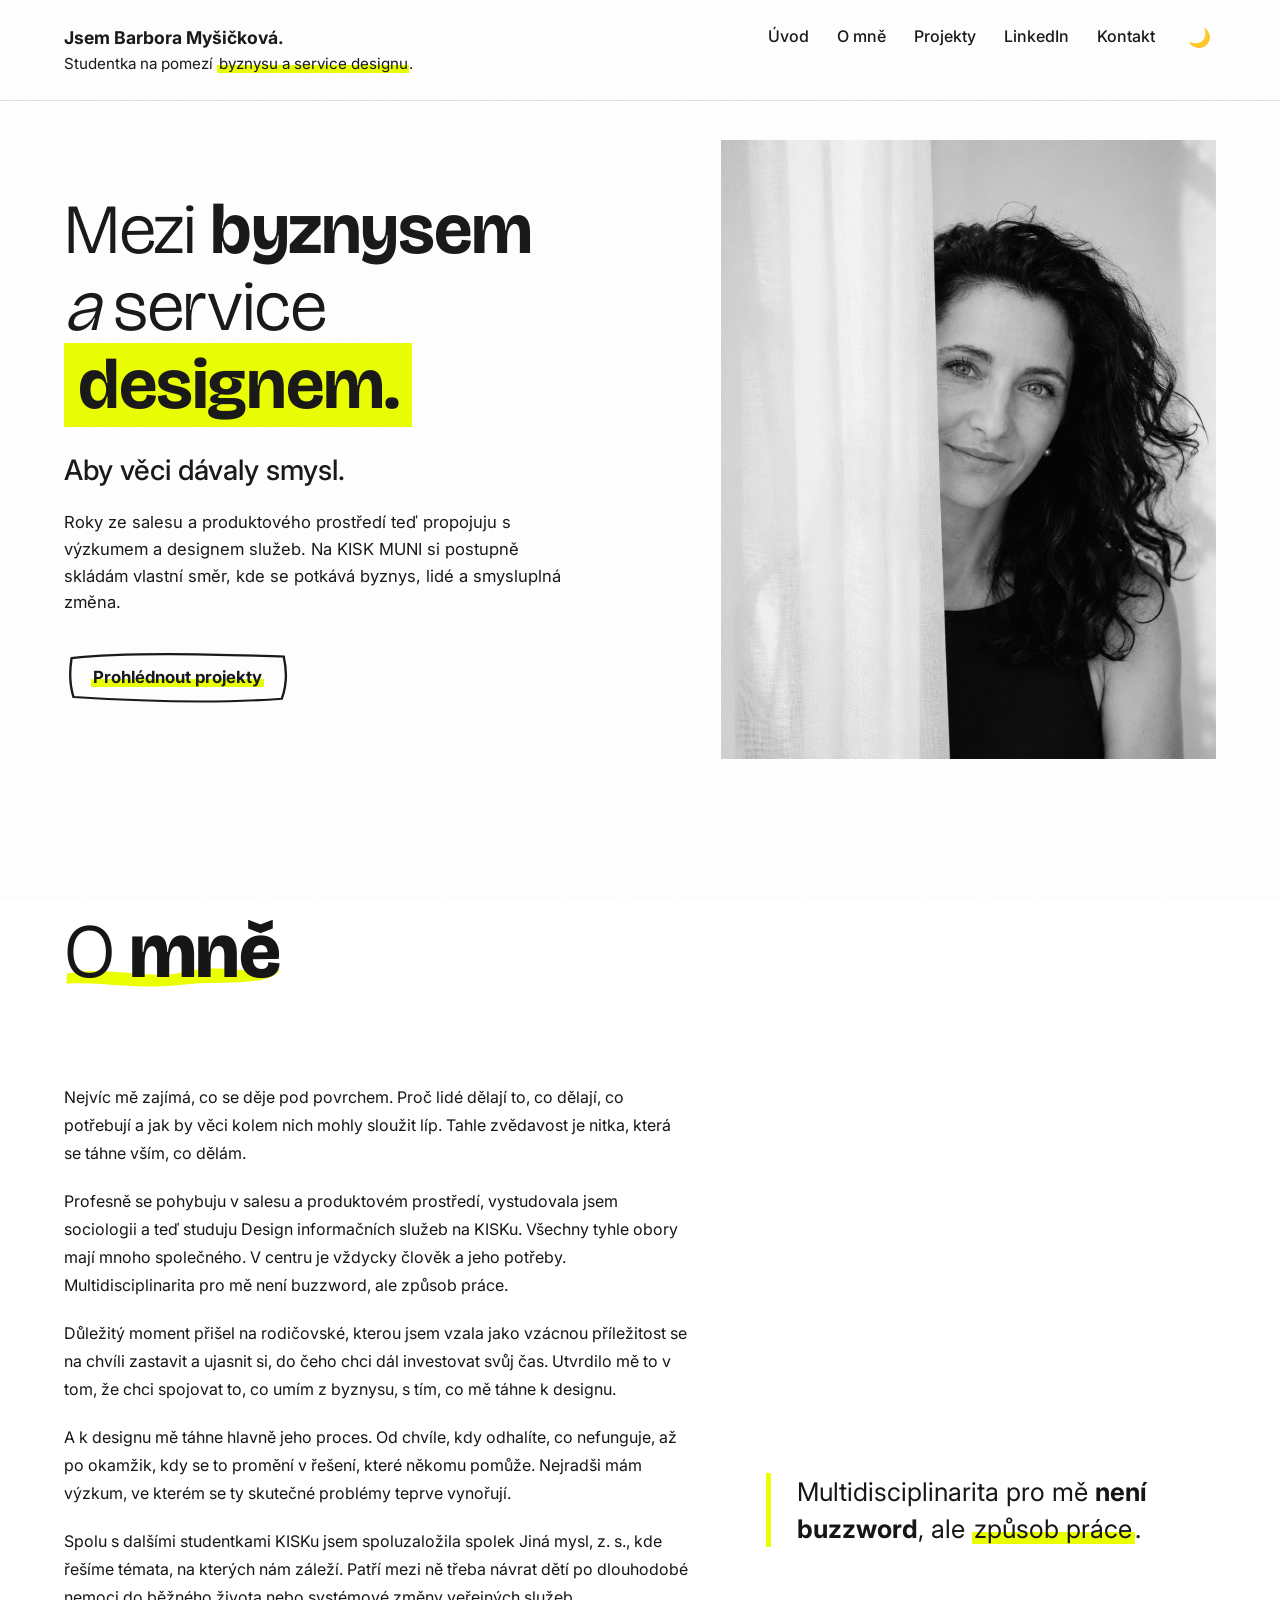
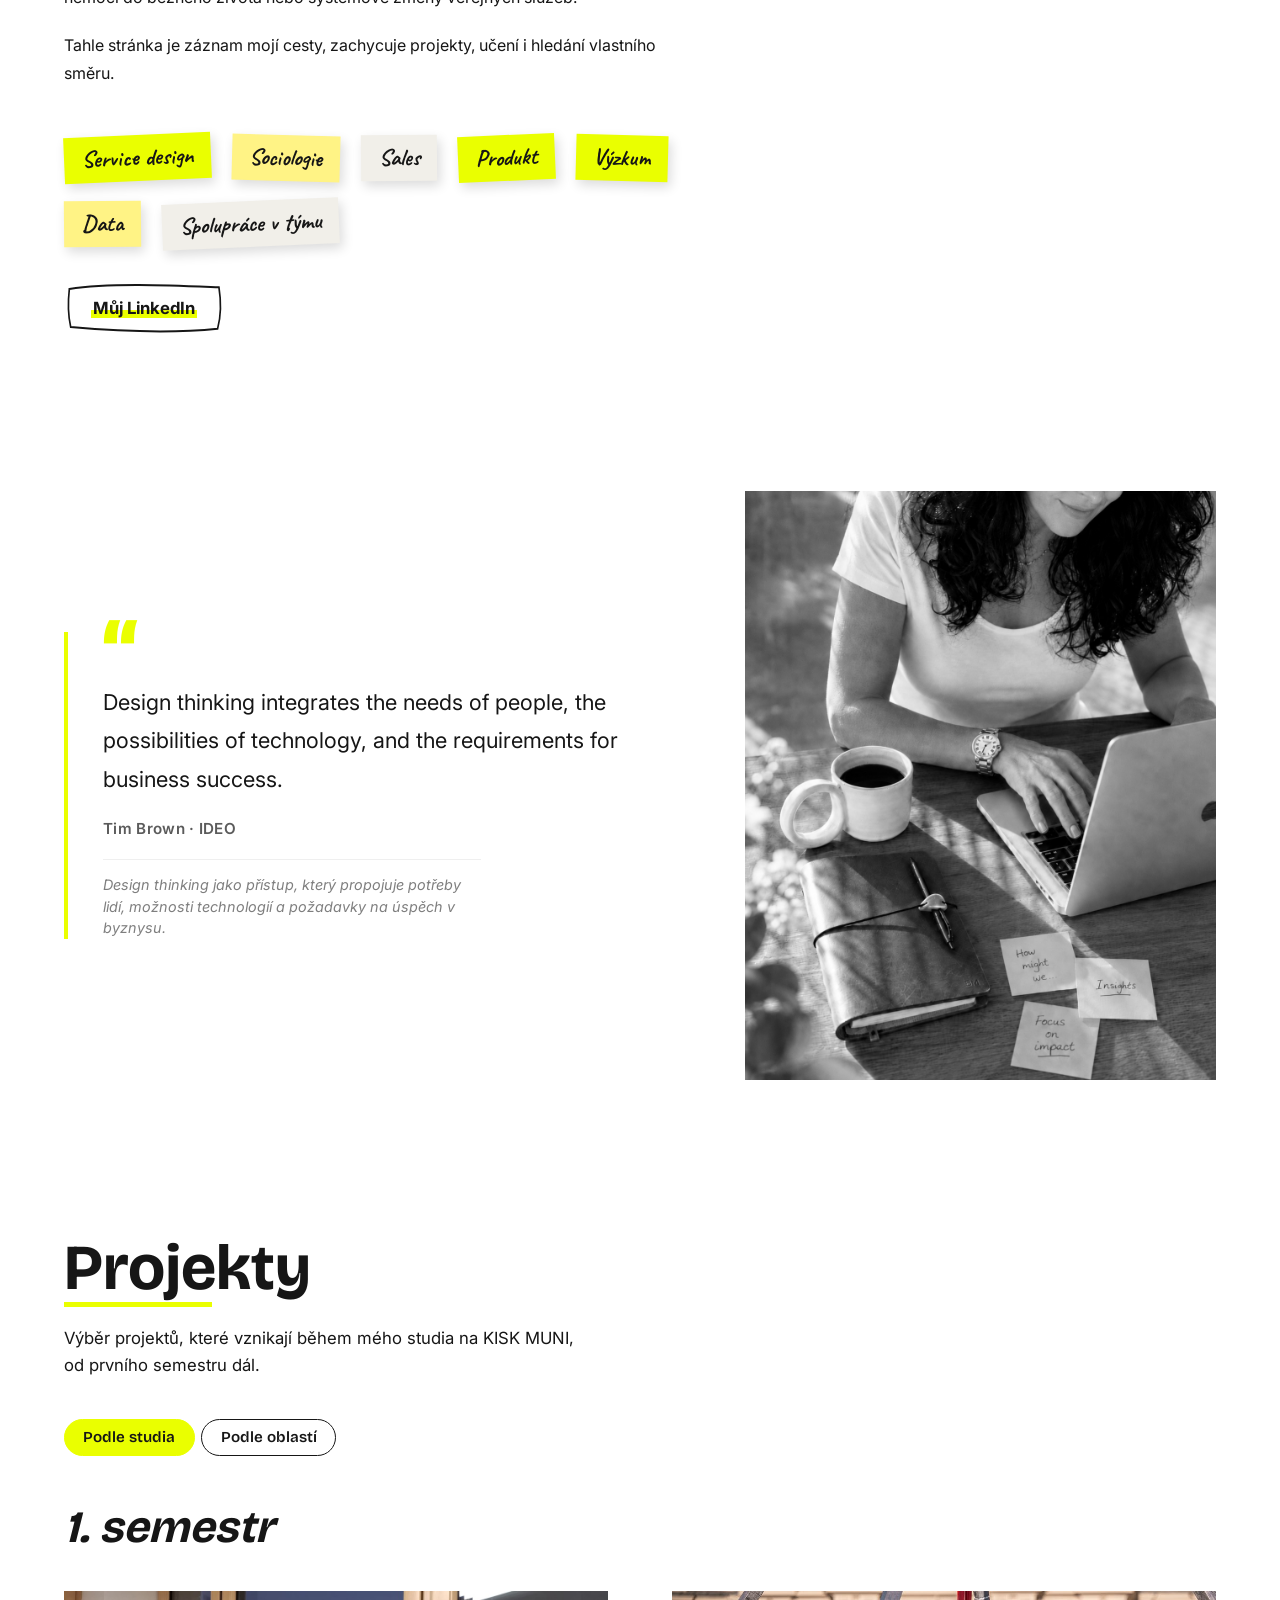
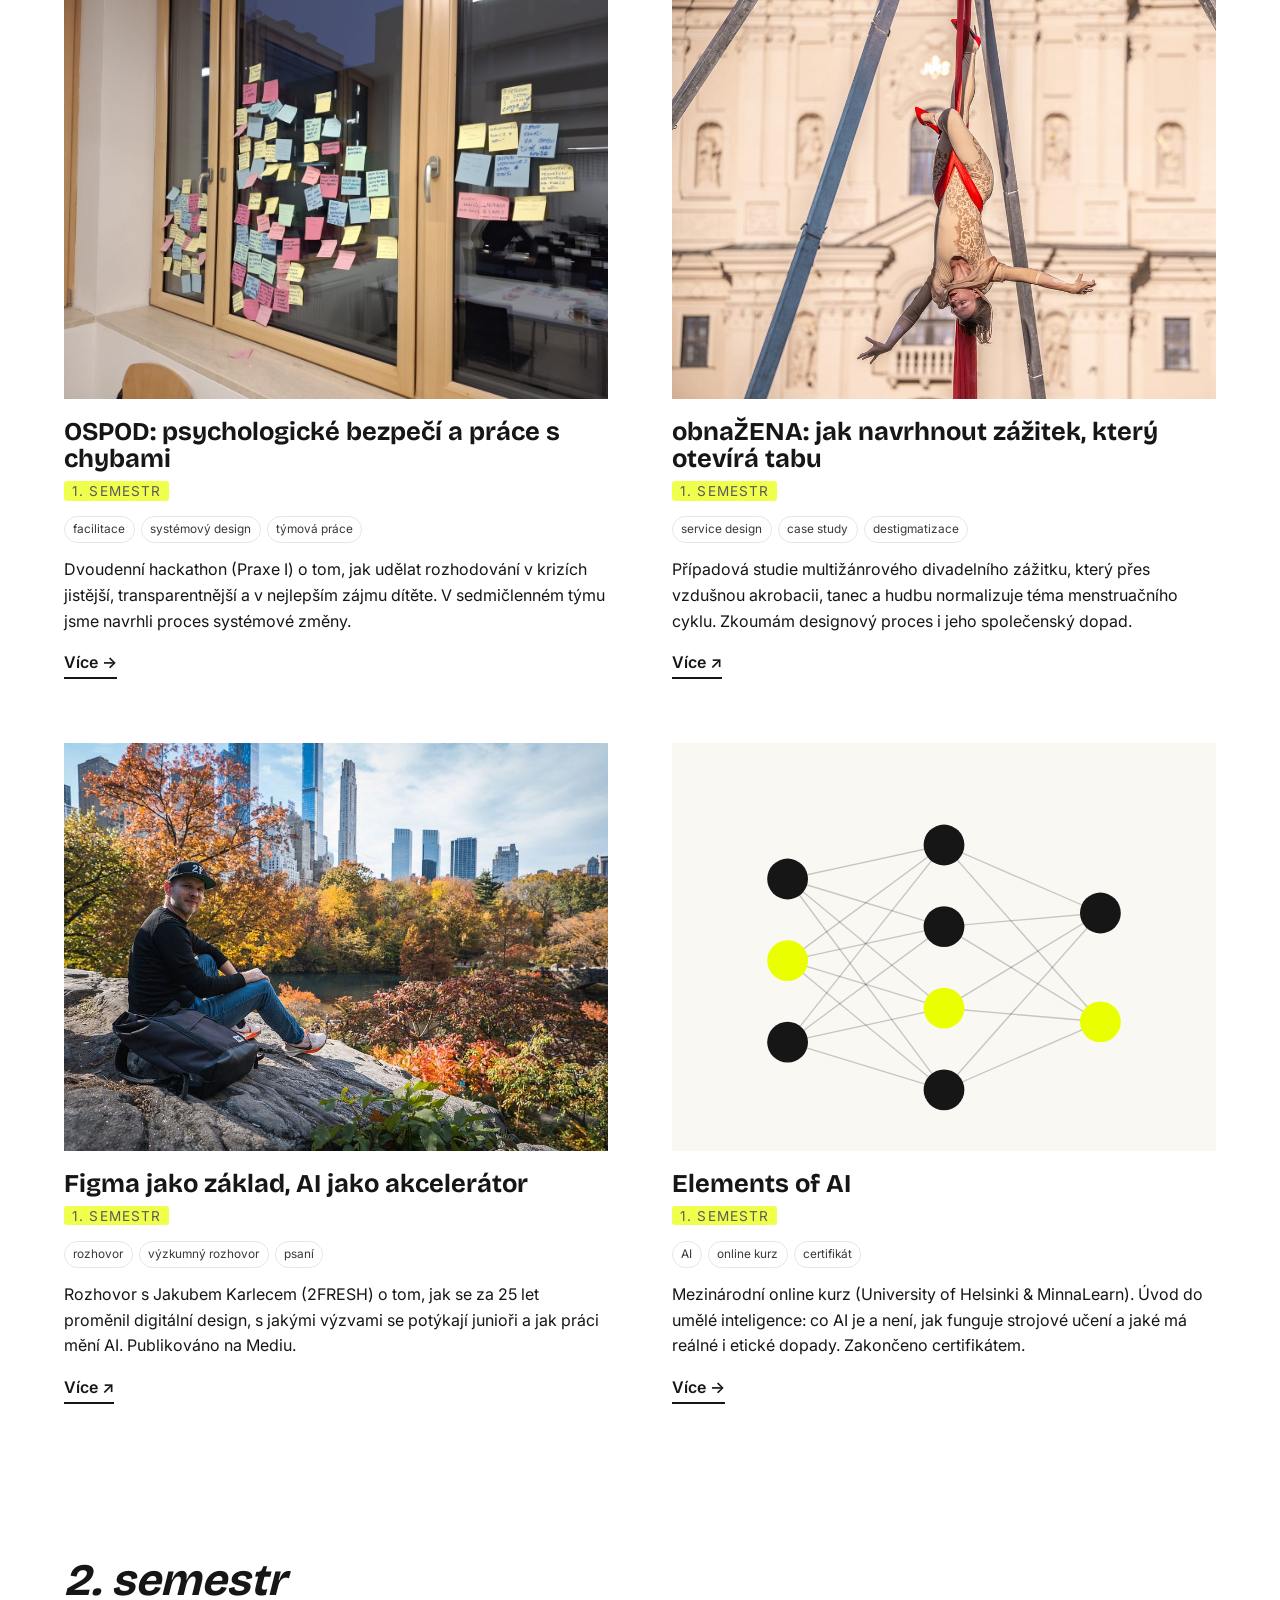
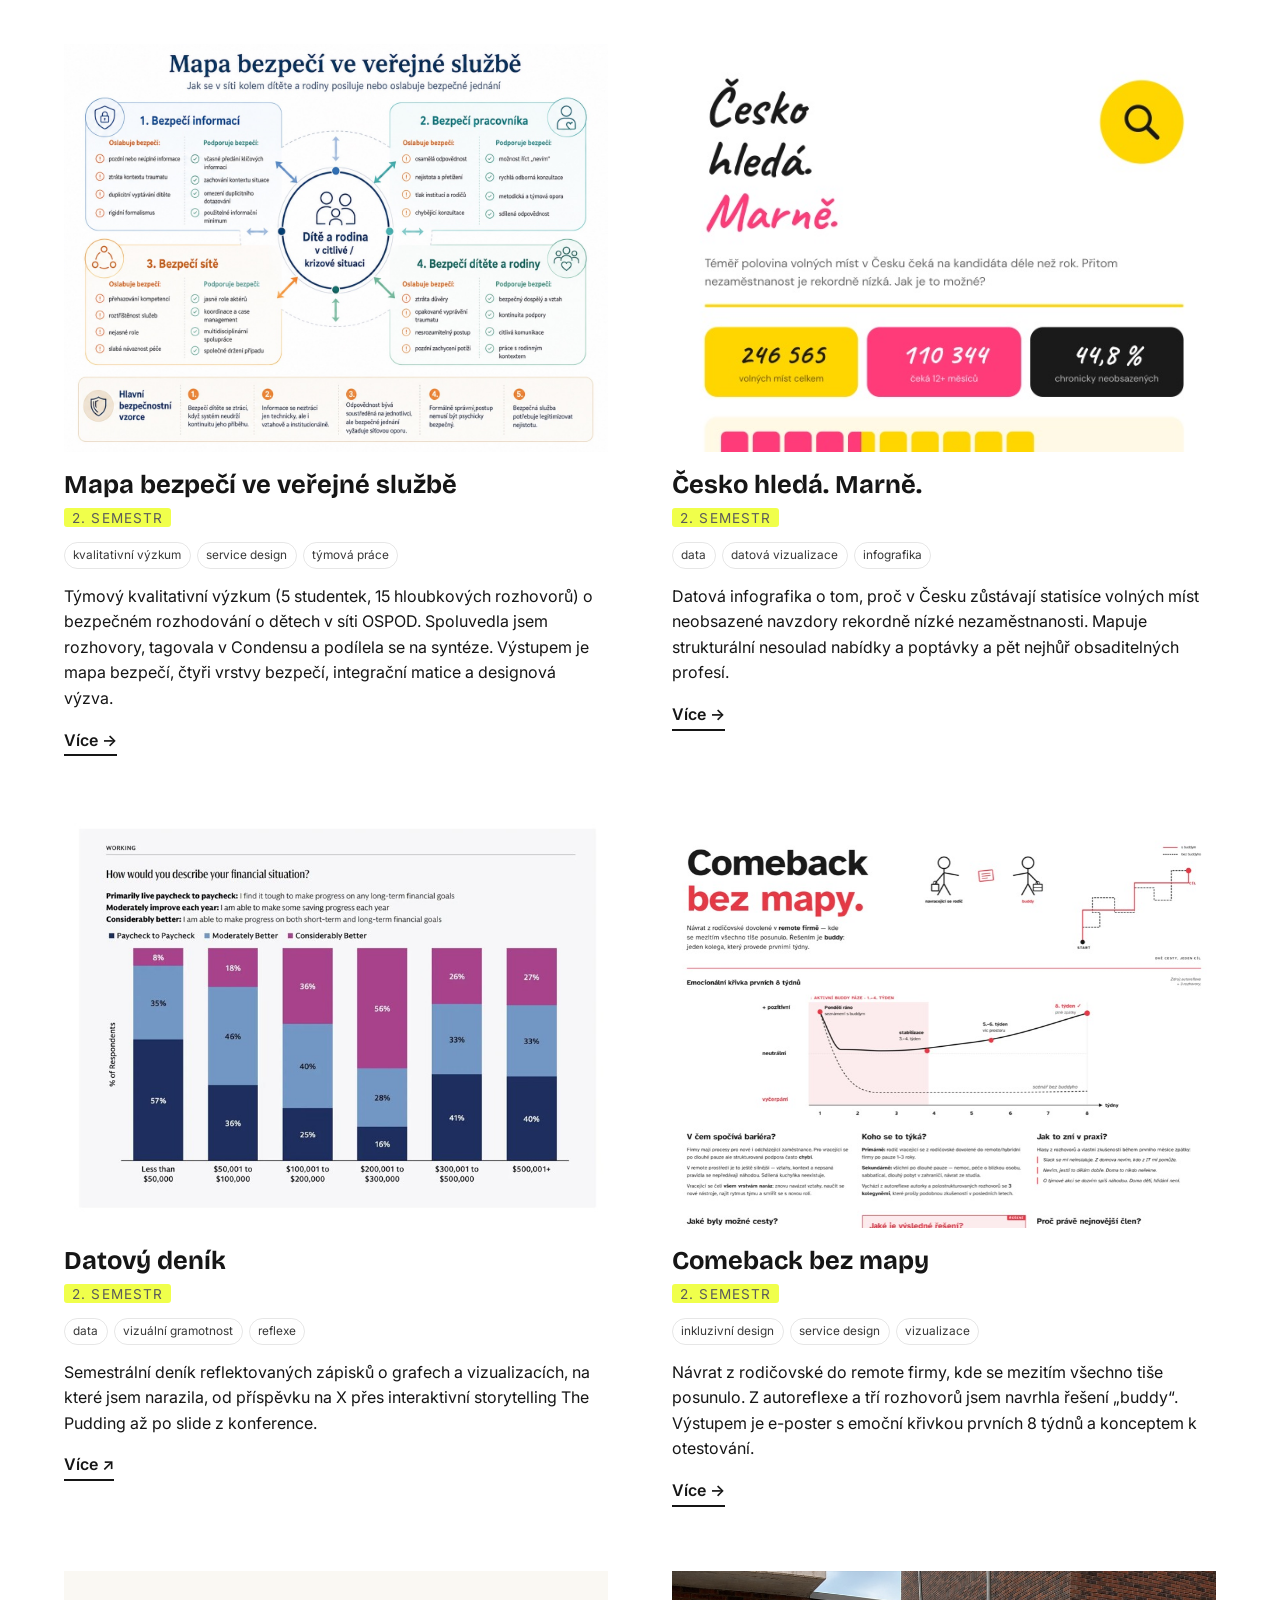
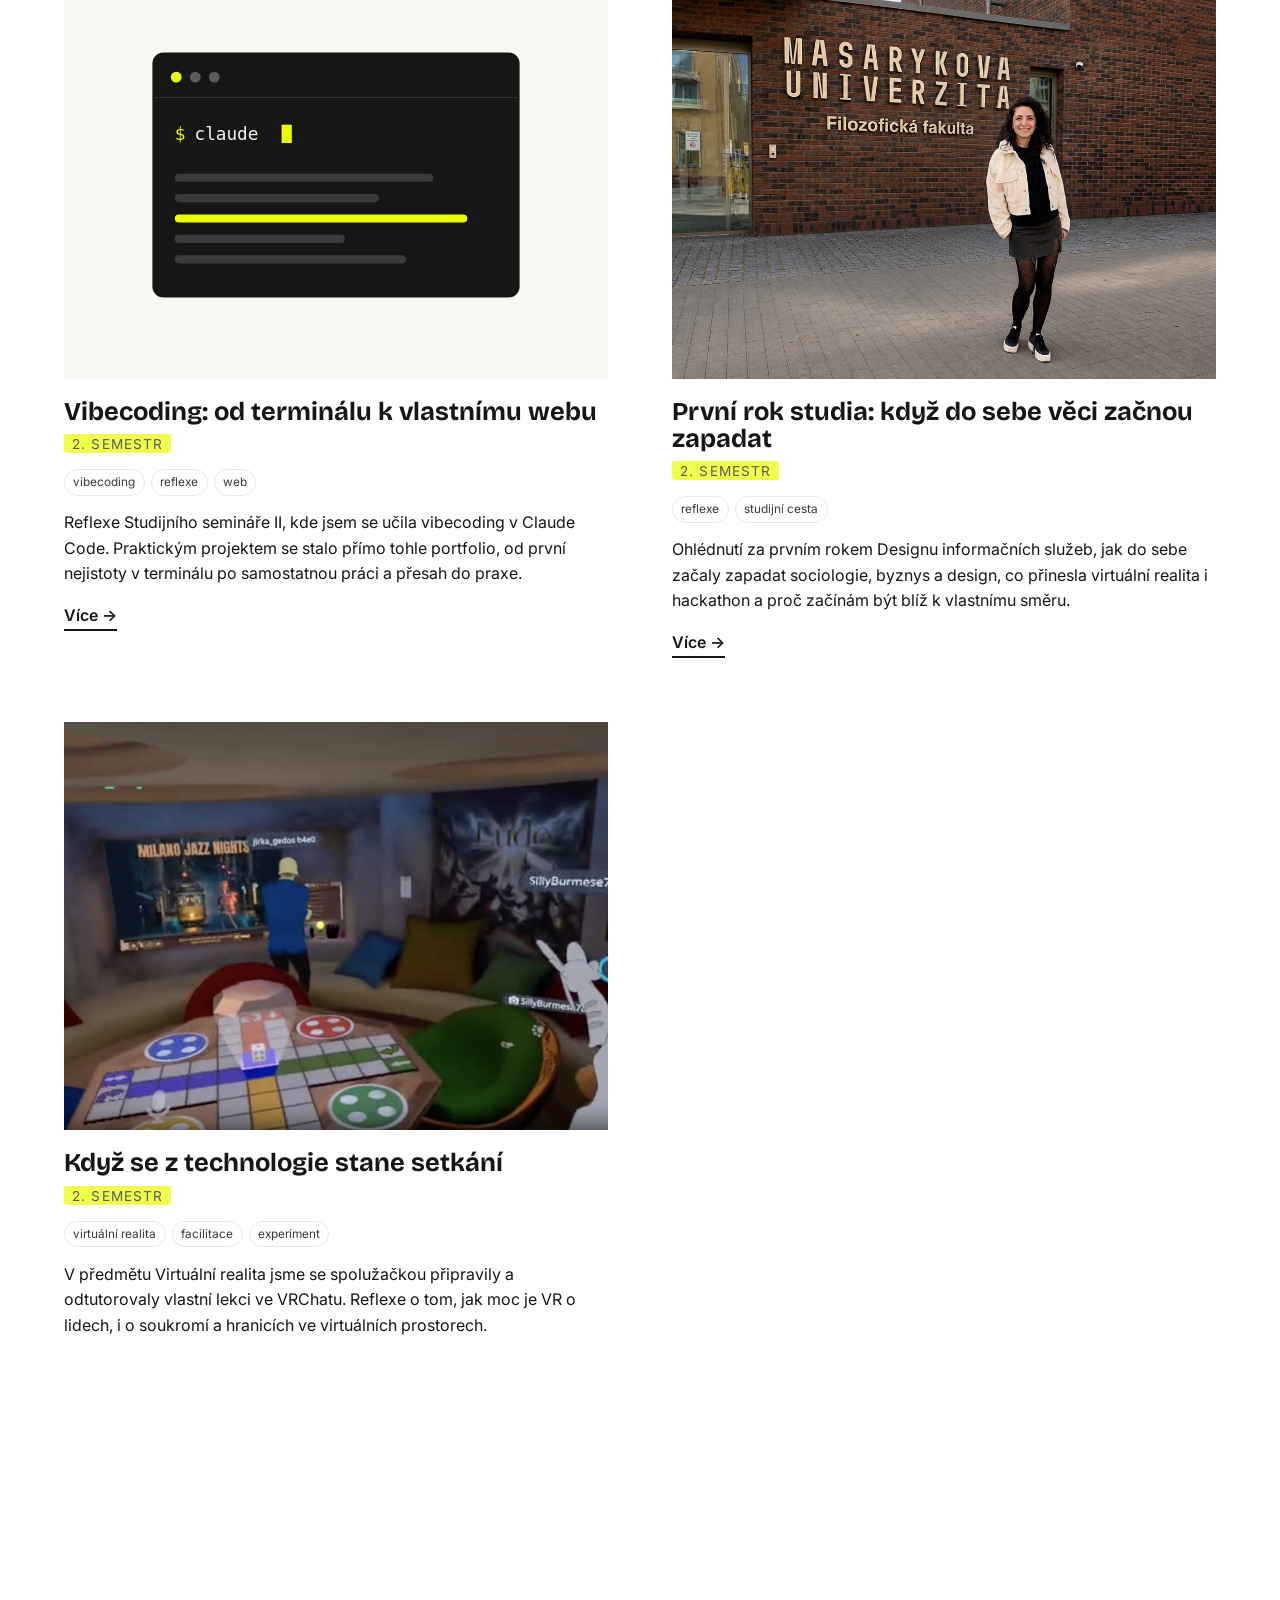
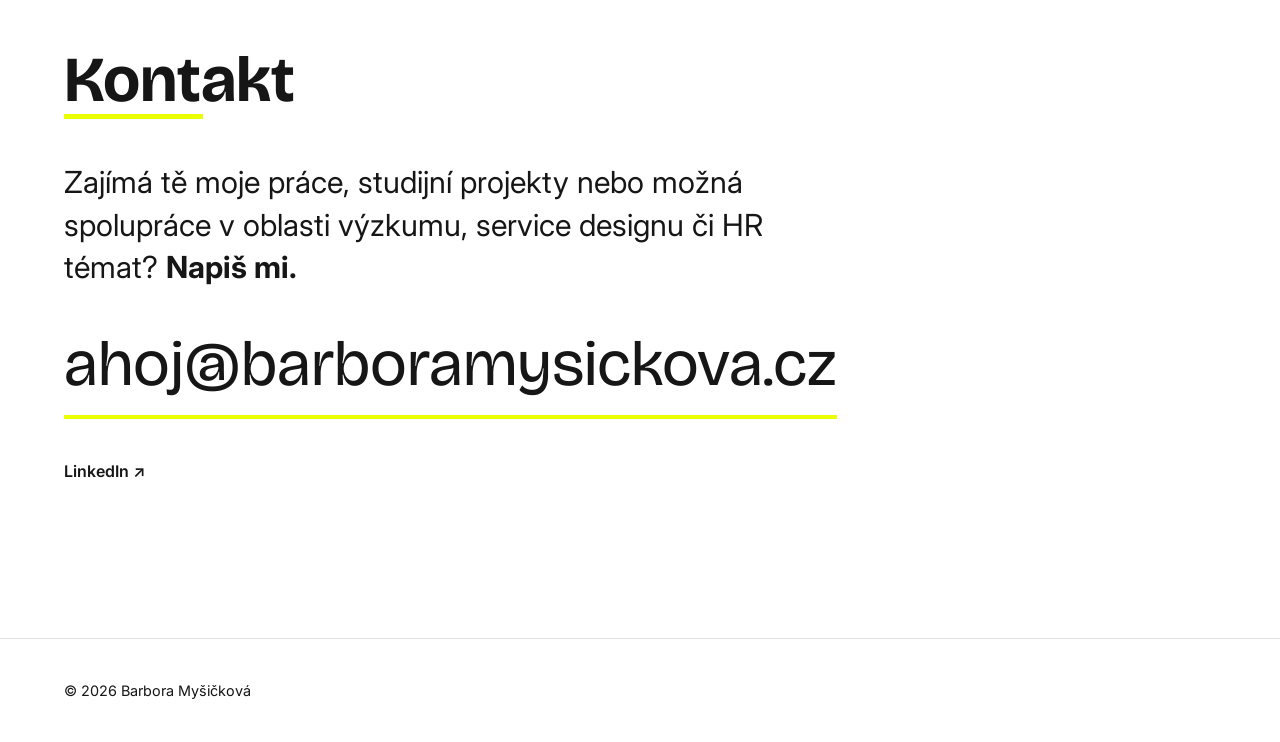
<file: index.html>
<!DOCTYPE html>
<!-- =========================================================================
     OSOBNÍ PORTFOLIO – HLAVNÍ STRÁNKA
     =========================================================================
     Tady upravuješ VIDITELNÉ TEXTY stránky (hero, „To jsem já", kontakt).
     Projekty se sem NEPÍŠÍ ručně – generují se automaticky ze souboru
     data/projects.js (viz níže sekce označená "PROJEKTY").
     ========================================================================= -->
<html lang="cs">
<head>
  <meta charset="UTF-8" />
  <meta name="viewport" content="width=device-width, initial-scale=1.0" />
  <title>Barbora Myšičková — portfolio</title>

  <!-- Popis pro vyhledávače a náhled při sdílení odkazu -->
  <meta name="description" content="Portfolio Barbory Myšičkové — studentky service designu na KISK MUNI. Projekty na pomezí byznysu a designu služeb: výzkum, data, case studies." />
  <link rel="icon" href="images/favicon.svg" type="image/svg+xml" />

  <!-- Open Graph / sociální sítě (náhled při sdílení odkazu) -->
  <meta property="og:type" content="website" />
  <meta property="og:url" content="https://barboramysickova.cz/" />
  <meta property="og:title" content="Barbora Myšičková — portfolio" />
  <meta property="og:description" content="Studentka na pomezí byznysu a designu služeb. Výzkum, data a case studies." />
  <meta property="og:image" content="https://barboramysickova.cz/images/og-image.png" />
  <meta property="og:image:width" content="1200" />
  <meta property="og:image:height" content="630" />
  <meta name="twitter:card" content="summary_large_image" />
  <meta name="twitter:title" content="Barbora Myšičková — portfolio" />
  <meta name="twitter:description" content="Studentka na pomezí byznysu a designu služeb. Výzkum, data a case studies." />
  <meta name="twitter:image" content="https://barboramysickova.cz/images/og-image.png" />

  <!-- Google Fonts: Bricolage Grotesque (nadpisy) + Inter (běžný text) -->
  <link rel="preconnect" href="https://fonts.googleapis.com" />
  <link rel="preconnect" href="https://fonts.gstatic.com" crossorigin />
  <link
    href="https://fonts.googleapis.com/css2?family=Bricolage+Grotesque:opsz,wght@12..96,300;12..96,400;12..96,500;12..96,700;12..96,800&family=Caveat:wght@600;700&family=Inter:ital,wght@0,300;0,400;0,500;0,600;0,700;1,300;1,400&display=swap"
    rel="stylesheet"
  />

  <link rel="stylesheet" href="css/style.css" />
</head>
<body>

  <!-- ===================== HORNÍ NAVIGACE ===================== -->
  <header class="nav">
    <div class="nav__brand">
      <!-- Jméno a krátký popisek vlevo nahoře -->
      <p class="nav__name">Jsem Barbora Myšičková.</p>
      <p class="nav__role">
        Studentka na pomezí <span class="hl">byznysu a service designu</span>.
      </p>
    </div>
    <nav class="nav__menu">
      <a href="#hero">Úvod</a>
      <a href="#me">O mně</a>
      <a href="#projekty">Projekty</a>
      <a href="https://www.linkedin.com/in/barbora-my%C5%A1i%C4%8Dkov%C3%A1/" target="_blank" rel="noopener">LinkedIn</a>
      <a href="#kontakt">Kontakt</a>
      <button class="theme-toggle" type="button" aria-label="Přepnout tmavý režim">🌙</button>
    </nav>
  </header>

  <main>

    <!-- ===================== 1. HERO / ÚVOD ===================== -->
    <section id="hero" class="hero">
      <div class="hero__text">
        <!-- Velký nadpis = slogan (jako ve Wix šabloně). Jméno je jen v záhlaví.
             Míchání řezů jako v předloze:
               <em>      = světlá kurzíva (spojky)
               <strong>  = tučné klíčové slovo
               .hl-block = plný žlutý blok
             Každý prvek má .reveal → postupné nabíhání (stagger). -->
        <h1 class="hero__title reveal">
          Mezi <strong>byznysem</strong><br />
          <em>a</em> service<br />
          <span class="hl-block"><strong>designem.</strong></span>
        </h1>
        <p class="hero__subtitle reveal">Aby věci dávaly smysl.</p>
        <p class="hero__meta reveal">
          Roky ze salesu a produktového prostředí teď propojuju s výzkumem
          a designem služeb. Na KISK MUNI si postupně skládám vlastní směr,
          kde se potkává byznys, lidé a smysluplná změna.
        </p>
        <a href="#projekty" class="btn reveal"><span class="btn__txt">Prohlédnout projekty</span></a>
      </div>
      <div class="hero__image reveal">
        <!-- Hlavní úvodní fotka (uložená lokálně ve složce images/). -->
        <img src="images/portret-headline.jpg" alt="Portrét – Barbora Myšičková" />
      </div>
    </section>

    <!-- ===================== 2. O MNĚ ===================== -->
    <section id="me" class="me">
      <div class="me__head reveal">
        <h2 class="me__title"><span class="hl-title">O <strong>mně</strong></span></h2>
      </div>

      <div class="me__grid">
        <div class="me__body reveal">
        <p class="me__paragraph">
          Nejvíc mě zajímá, co se děje pod povrchem. Proč lidé dělají to, co
          dělají, co potřebují a jak by věci kolem nich mohly sloužit líp.
          Tahle zvědavost je nitka, která se táhne vším, co dělám.
        </p>
        <p class="me__paragraph">
          Profesně se pohybuju v salesu a produktovém prostředí, vystudovala
          jsem sociologii a teď studuju Design informačních služeb na KISKu.
          Všechny tyhle obory mají mnoho společného. V centru je vždycky člověk
          a jeho potřeby. Multidisciplinarita pro mě není buzzword, ale způsob
          práce.
        </p>
        <p class="me__paragraph">
          Důležitý moment přišel na rodičovské, kterou jsem vzala jako vzácnou
          příležitost se na chvíli zastavit a ujasnit si, do čeho chci dál
          investovat svůj čas. Utvrdilo mě to v tom, že chci spojovat to, co
          umím z byznysu, s tím, co mě táhne k designu.
        </p>
        <p class="me__paragraph">
          A k designu mě táhne hlavně jeho proces. Od chvíle, kdy odhalíte, co
          nefunguje, až po okamžik, kdy se to promění v řešení, které někomu
          pomůže. Nejradši mám výzkum, ve kterém se ty skutečné problémy teprve
          vynořují.
        </p>
        <p class="me__paragraph">
          Spolu s dalšími studentkami KISKu jsem spoluzaložila spolek
          Jiná mysl, z. s., kde řešíme témata, na kterých nám záleží. Patří mezi
          ně třeba návrat dětí po dlouhodobé nemoci do běžného života nebo
          systémové změny veřejných služeb.
        </p>
        <p class="me__paragraph">
          Tahle stránka je záznam mojí cesty, zachycuje projekty, učení
          i hledání vlastního směru.
        </p>

        <!-- Dovednosti jako „post-ity" (nalepené lístky) -->
        <div class="skills">
          <span class="skill">Service design</span>
          <span class="skill">Sociologie</span>
          <span class="skill">Sales</span>
          <span class="skill">Produkt</span>
          <span class="skill">Výzkum</span>
          <span class="skill">Data</span>
          <span class="skill">Spolupráce v týmu</span>
        </div>

        <a href="https://www.linkedin.com/in/barbora-my%C5%A1i%C4%8Dkov%C3%A1/" target="_blank" rel="noopener" class="btn"><span class="btn__txt">Můj LinkedIn</span></a>
        </div>

        <!-- Vytažená hláška (pull-quote) – vyplní pravý sloupec -->
        <aside class="me__pull reveal">
          <blockquote class="me__pull-text">
            Multidisciplinarita pro mě <strong>není buzzword</strong>,
            ale <span class="hl">způsob práce</span>.
          </blockquote>
        </aside>
      </div>
    </section>

    <!-- ===================== PŘÍSTUP / FOTO BLOK (jako ve vzoru) =====================
         Černobílá fotka vpravo, světlý panel s výrazným textem ji překrývá zleva,
         žlutý svislý pruh slouží jako akcent. Text můžeš upravit níže. -->
    <section class="approach">
      <div class="approach__inner">
        <blockquote class="approach__quote reveal">
          <span class="approach__mark" aria-hidden="true">“</span>
          <p class="approach__text">
            Design thinking integrates the needs of people, the possibilities
            of technology, and the requirements for business success.
          </p>
          <footer class="approach__author">Tim Brown · IDEO</footer>
          <p class="approach__cz">Design thinking jako přístup, který propojuje potřeby lidí, možnosti technologií a požadavky na úspěch v byznysu.</p>
        </blockquote>
        <div class="approach__image reveal">
          <img src="images/pracovni.jpg" alt="Barbora při práci – design proces" />
        </div>
      </div>
    </section>

    <!-- ===================== 3. PROJEKTY ===================== -->
    <!-- POZOR: karty se generují z data/projects.js příkazem
         „node build-projekty.js" do bloku mezi značky PROJEKTY:START/END.
         Ten blok needituj ručně. Přepínač pohledů řeší js/main.js. -->
    <section id="projekty" class="projects">
      <h2 class="section-title reveal">Projekty</h2>
      <p class="projects__intro reveal">
        Výběr projektů, které vznikají během mého studia na KISK MUNI,
        od prvního semestru dál.
      </p>

      <!-- Přepínač pohledů. Bez JS je skrytý (atribut hidden) – projekty se
           pak ukážou seskupené podle studia. JS přepínač odkryje a zfunkční. -->
      <div class="view-toggle" role="group" aria-label="Jak zobrazit projekty" hidden>
        <button type="button" class="view-toggle__btn is-active" data-rezim="studio" aria-pressed="true">Podle studia</button>
        <button type="button" class="view-toggle__btn" data-rezim="oblast" aria-pressed="false">Podle oblastí</button>
      </div>

      <div id="projects-root">
    <!-- PROJEKTY:START -->
    <!-- Pozor: tento blok generuje build-projekty.js z data/projects.js. Needituj ručně. -->
  <div class="year-block">
    <h3 class="year-title">1. semestr</h3>
    <div class="cards">
    <article class="card" data-id="ospod-hackathon" data-poradi="1" data-semestr="1" data-oblast="vyzkum">
      <div class="card__media">
        <img src="images/ospod-foto.jpg" alt="OSPOD: psychologické bezpečí a práce s chybami" loading="lazy" />
      </div>
      <h3 class="card__title">OSPOD: psychologické bezpečí a práce s chybami</h3>
      <p class="card__meta"><span class="card__sem">1. semestr</span></p>
      <ul class="card__tags"><li class="tag">facilitace</li><li class="tag">systémový design</li><li class="tag">týmová práce</li></ul>
      <p class="card__desc">Dvoudenní hackathon (Praxe I) o tom, jak udělat rozhodování v krizích jistější, transparentnější a v nejlepším zájmu dítěte. V sedmičlenném týmu jsme navrhli proces systémové změny.</p>
      <a class="card__link" href="praxe-ospod.html">Více →</a>
    </article>
    <article class="card" data-id="obnazena" data-poradi="5" data-semestr="1" data-oblast="casestudy">
      <div class="card__media">
        <img src="images/case-study-medium.jpg" alt="obnaŽENA: jak navrhnout zážitek, který otevírá tabu" loading="lazy" />
      </div>
      <h3 class="card__title">obnaŽENA: jak navrhnout zážitek, který otevírá tabu</h3>
      <p class="card__meta"><span class="card__sem">1. semestr</span></p>
      <ul class="card__tags"><li class="tag">service design</li><li class="tag">case study</li><li class="tag">destigmatizace</li></ul>
      <p class="card__desc">Případová studie multižánrového divadelního zážitku, který přes vzdušnou akrobacii, tanec a hudbu normalizuje téma menstruačního cyklu. Zkoumám designový proces i jeho společenský dopad.</p>
      <a class="card__link" href="https://medium.com/design-kisk/jak-navrhnout-z%C3%A1%C5%BEitek-kter%C3%BD-otev%C3%ADr%C3%A1-tabu-case-study-obna%C5%BEeny-e3a4ea513f84" target="_blank" rel="noopener noreferrer">Více ↗</a>
    </article>
    <article class="card" data-id="figma-ai-rozhovor" data-poradi="8" data-semestr="1" data-oblast="psani">
      <div class="card__media">
        <img src="images/rozhovor-medium.jpg" alt="Figma jako základ, AI jako akcelerátor" loading="lazy" />
      </div>
      <h3 class="card__title">Figma jako základ, AI jako akcelerátor</h3>
      <p class="card__meta"><span class="card__sem">1. semestr</span></p>
      <ul class="card__tags"><li class="tag">rozhovor</li><li class="tag">výzkumný rozhovor</li><li class="tag">psaní</li></ul>
      <p class="card__desc">Rozhovor s Jakubem Karlecem (2FRESH) o tom, jak se za 25 let proměnil digitální design, s jakými výzvami se potýkají junioři a jak práci mění AI. Publikováno na Mediu.</p>
      <a class="card__link" href="https://medium.com/design-kisk/figma-jako-z%C3%A1klad-ai-jako-akceler%C3%A1tor-jak-usp%C4%9Bt-v-ux-a-produktov%C3%A9m-designu-jako-junior-7871fff44180" target="_blank" rel="noopener noreferrer">Více ↗</a>
    </article>
    <article class="card" data-id="elements-of-ai" data-poradi="9" data-semestr="1" data-oblast="kurzy">
      <div class="card__media">
        <img src="images/elements-ai.svg" alt="Elements of AI" loading="lazy" />
      </div>
      <h3 class="card__title">Elements of AI</h3>
      <p class="card__meta"><span class="card__sem">1. semestr</span></p>
      <ul class="card__tags"><li class="tag">AI</li><li class="tag">online kurz</li><li class="tag">certifikát</li></ul>
      <p class="card__desc">Mezinárodní online kurz (University of Helsinki &amp; MinnaLearn). Úvod do umělé inteligence: co AI je a není, jak funguje strojové učení a jaké má reálné i etické dopady. Zakončeno certifikátem.</p>
      <a class="card__link" href="elements-of-ai.html">Více →</a>
    </article>
    </div>
  </div>
  <div class="year-block">
    <h3 class="year-title">2. semestr</h3>
    <div class="cards">
    <article class="card" data-id="mapa-bezpeci" data-poradi="0" data-semestr="2" data-oblast="vyzkum">
      <div class="card__media">
        <img src="images/mapa-bezpeci.jpg" alt="Mapa bezpečí ve veřejné službě" loading="lazy" />
      </div>
      <h3 class="card__title">Mapa bezpečí ve veřejné službě</h3>
      <p class="card__meta"><span class="card__sem">2. semestr</span></p>
      <ul class="card__tags"><li class="tag">kvalitativní výzkum</li><li class="tag">service design</li><li class="tag">týmová práce</li></ul>
      <p class="card__desc">Týmový kvalitativní výzkum (5 studentek, 15 hloubkových rozhovorů) o bezpečném rozhodování o dětech v síti OSPOD. Spoluvedla jsem rozhovory, tagovala v Condensu a podílela se na syntéze. Výstupem je mapa bezpečí, čtyři vrstvy bezpečí, integrační matice a designová výzva.</p>
      <a class="card__link" href="vyzkumna-zprava-ospod.html">Více →</a>
    </article>
    <article class="card" data-id="cesko-hleda-marne" data-poradi="2" data-semestr="2" data-oblast="data">
      <div class="card__media">
        <img src="images/infografika-cover.jpg" alt="Česko hledá. Marně." loading="lazy" style="object-position: top;" />
      </div>
      <h3 class="card__title">Česko hledá. Marně.</h3>
      <p class="card__meta"><span class="card__sem">2. semestr</span></p>
      <ul class="card__tags"><li class="tag">data</li><li class="tag">datová vizualizace</li><li class="tag">infografika</li></ul>
      <p class="card__desc">Datová infografika o tom, proč v Česku zůstávají statisíce volných míst neobsazené navzdory rekordně nízké nezaměstnanosti. Mapuje strukturální nesoulad nabídky a poptávky a pět nejhůř obsaditelných profesí.</p>
      <a class="card__link" href="reflexe-infografika.html">Více →</a>
    </article>
    <article class="card" data-id="datovy-denik" data-poradi="3" data-semestr="2" data-oblast="data">
      <div class="card__media">
        <img src="images/datovy-denik-foto.jpg" alt="Datový deník" loading="lazy" />
      </div>
      <h3 class="card__title">Datový deník</h3>
      <p class="card__meta"><span class="card__sem">2. semestr</span></p>
      <ul class="card__tags"><li class="tag">data</li><li class="tag">vizuální gramotnost</li><li class="tag">reflexe</li></ul>
      <p class="card__desc">Semestrální deník reflektovaných zápisků o grafech a vizualizacích, na které jsem narazila, od příspěvku na X přes interaktivní storytelling The Pudding až po slide z konference.</p>
      <a class="card__link" href="https://barbora-design-journey.lovable.app/datovy-denik" target="_blank" rel="noopener noreferrer">Více ↗</a>
    </article>
    <article class="card" data-id="comeback-bez-mapy" data-poradi="4" data-semestr="2" data-oblast="casestudy">
      <div class="card__media">
        <img src="images/comeback-cover.jpg" alt="Comeback bez mapy" loading="lazy" style="object-position: top;" />
      </div>
      <h3 class="card__title">Comeback bez mapy</h3>
      <p class="card__meta"><span class="card__sem">2. semestr</span></p>
      <ul class="card__tags"><li class="tag">inkluzivní design</li><li class="tag">service design</li><li class="tag">vizualizace</li></ul>
      <p class="card__desc">Návrat z rodičovské do remote firmy, kde se mezitím všechno tiše posunulo. Z autoreflexe a tří rozhovorů jsem navrhla řešení „buddy“. Výstupem je e-poster s emoční křivkou prvních 8 týdnů a konceptem k otestování.</p>
      <a class="card__link" href="comeback-bez-mapy.html">Více →</a>
    </article>
    <article class="card" data-id="vibecoding" data-poradi="6" data-semestr="2" data-oblast="psani">
      <div class="card__media">
        <img src="images/seminar-cover.svg" alt="Vibecoding: od terminálu k vlastnímu webu" loading="lazy" />
      </div>
      <h3 class="card__title">Vibecoding: od terminálu k vlastnímu webu</h3>
      <p class="card__meta"><span class="card__sem">2. semestr</span></p>
      <ul class="card__tags"><li class="tag">vibecoding</li><li class="tag">reflexe</li><li class="tag">web</li></ul>
      <p class="card__desc">Reflexe Studijního semináře II, kde jsem se učila vibecoding v Claude Code. Praktickým projektem se stalo přímo tohle portfolio, od první nejistoty v terminálu po samostatnou práci a přesah do praxe.</p>
      <a class="card__link" href="reflexe-studijni-seminar.html">Více →</a>
    </article>
    <article class="card" data-id="prvni-rok" data-poradi="7" data-semestr="2" data-oblast="psani">
      <div class="card__media">
        <img src="images/reflexe-foto.jpg" alt="První rok studia: když do sebe věci začnou zapadat" loading="lazy" />
      </div>
      <h3 class="card__title">První rok studia: když do sebe věci začnou zapadat</h3>
      <p class="card__meta"><span class="card__sem">2. semestr</span></p>
      <ul class="card__tags"><li class="tag">reflexe</li><li class="tag">studijní cesta</li></ul>
      <p class="card__desc">Ohlédnutí za prvním rokem Designu informačních služeb, jak do sebe začaly zapadat sociologie, byznys a design, co přinesla virtuální realita i hackathon a proč začínám být blíž k vlastnímu směru.</p>
      <a class="card__link" href="reflexe-prvni-rok.html">Více →</a>
    </article>
    <article class="card" data-id="vrchat-setkani" data-poradi="10" data-semestr="2" data-oblast="kurzy">
      <div class="card__media">
        <img src="images/vrchat.jpg" alt="Když se z technologie stane setkání" loading="lazy" />
      </div>
      <h3 class="card__title">Když se z technologie stane setkání</h3>
      <p class="card__meta"><span class="card__sem">2. semestr</span></p>
      <ul class="card__tags"><li class="tag">virtuální realita</li><li class="tag">facilitace</li><li class="tag">experiment</li></ul>
      <p class="card__desc">V předmětu Virtuální realita jsme se spolužačkou připravily a odtutorovaly vlastní lekci ve VRChatu. Reflexe o tom, jak moc je VR o lidech, i o soukromí a hranicích ve virtuálních prostorech.</p>
    </article>
    </div>
  </div>
    <!-- PROJEKTY:END -->
      </div>
    </section>

    <!-- ===================== KONTAKT ===================== -->
    <section id="kontakt" class="contact">
      <h2 class="section-title reveal">Kontakt</h2>
      <div class="contact__body reveal">
        <p class="contact__lead">
          Zajímá tě moje práce, studijní projekty nebo možná spolupráce
          v oblasti výzkumu, service designu či HR témat? <strong>Napiš mi.</strong>
        </p>
        <!-- Změň e-mail na obou místech (v textu i v href="mailto:...") -->
        <a href="mailto:ahoj@barboramysickova.cz" class="contact__email">ahoj@barboramysickova.cz</a>

        <div class="contact__links">
          <a href="https://www.linkedin.com/in/barbora-my%C5%A1i%C4%8Dkov%C3%A1/" target="_blank" rel="noopener">LinkedIn ↗</a>
          <!-- Až budeš mít Instagram/Behance, přidej sem:
          <a href="ODKAZ" target="_blank" rel="noopener">Instagram</a> -->
        </div>
      </div>
    </section>

  </main>

  <!-- ===================== PATIČKA ===================== -->
  <footer class="footer">
    <p>© 2026 Barbora Myšičková</p>
  </footer>

  <!-- Logika stránky. Karty projektů jsou už v HTML výše (statické),
       data/projects.js se v prohlížeči nenačítá – slouží jen generátoru. -->
  <script src="js/main.js"></script>
</body>
</html>
</file>
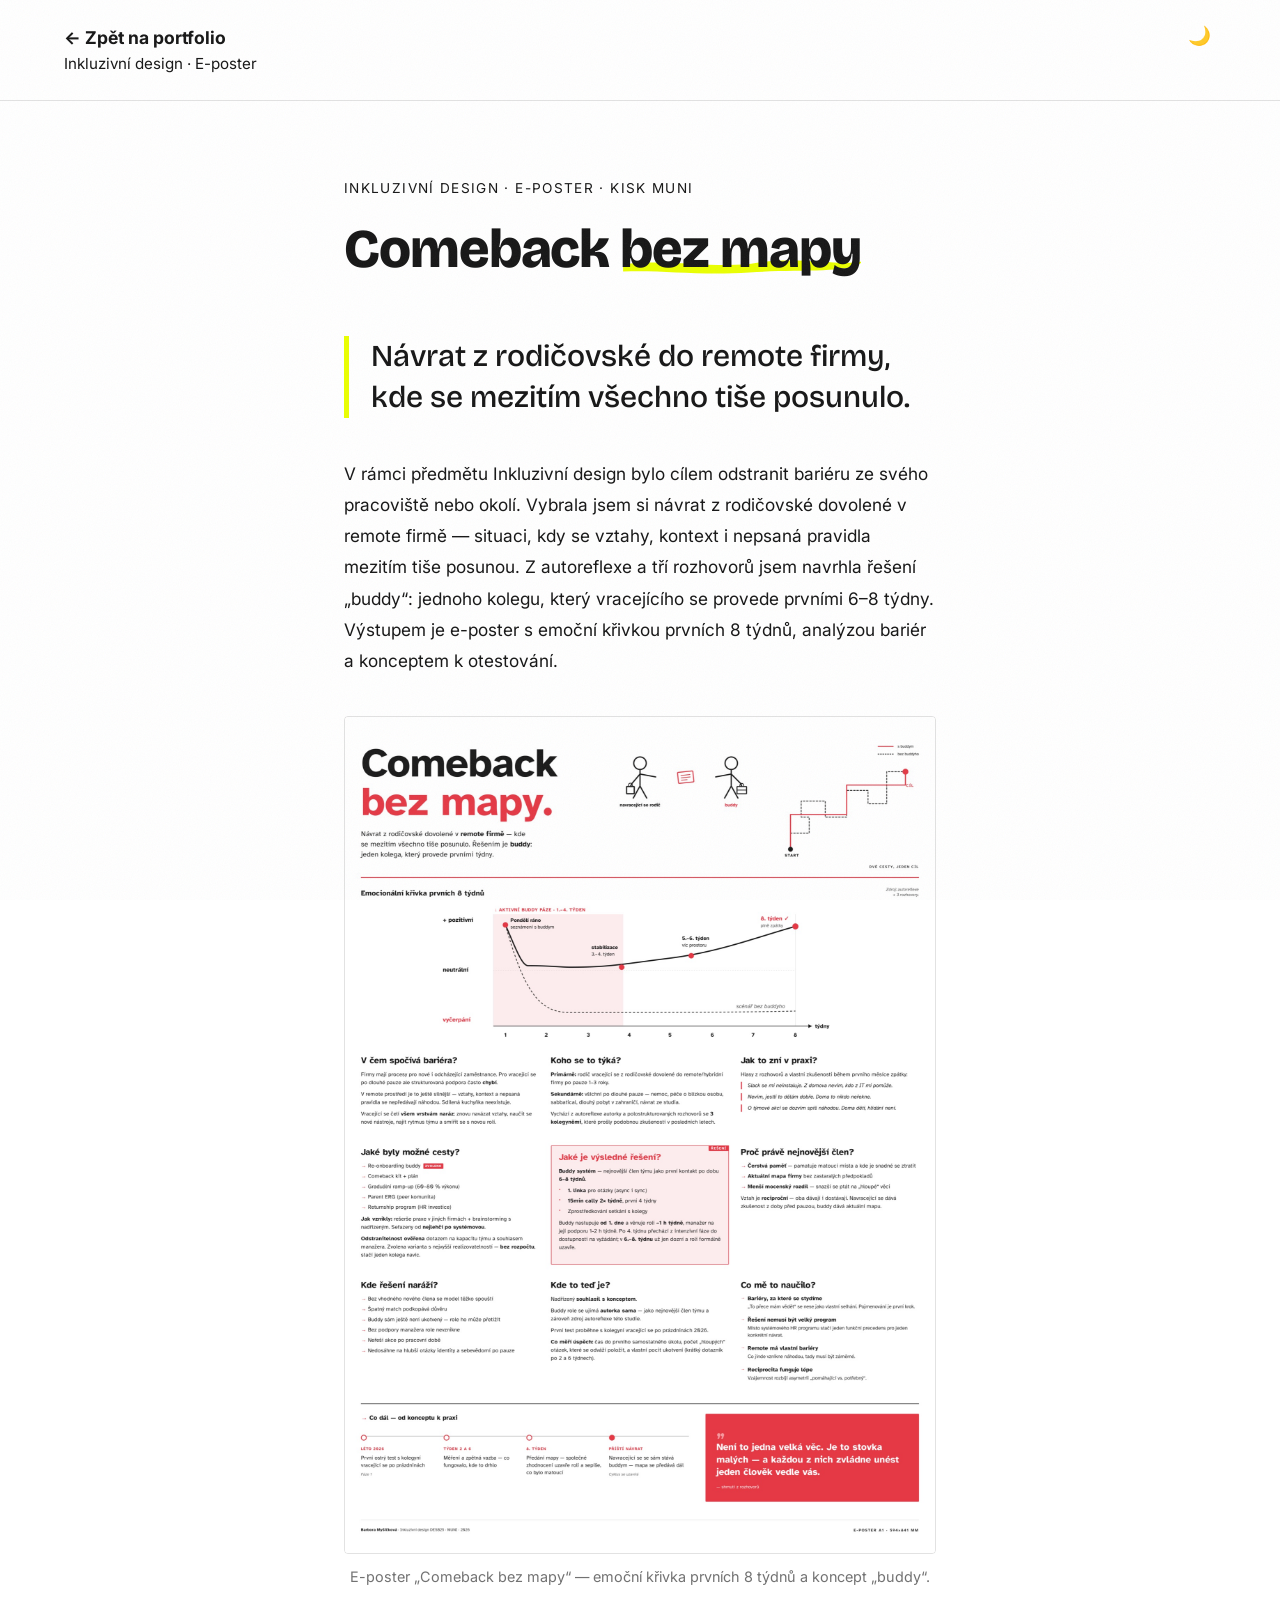
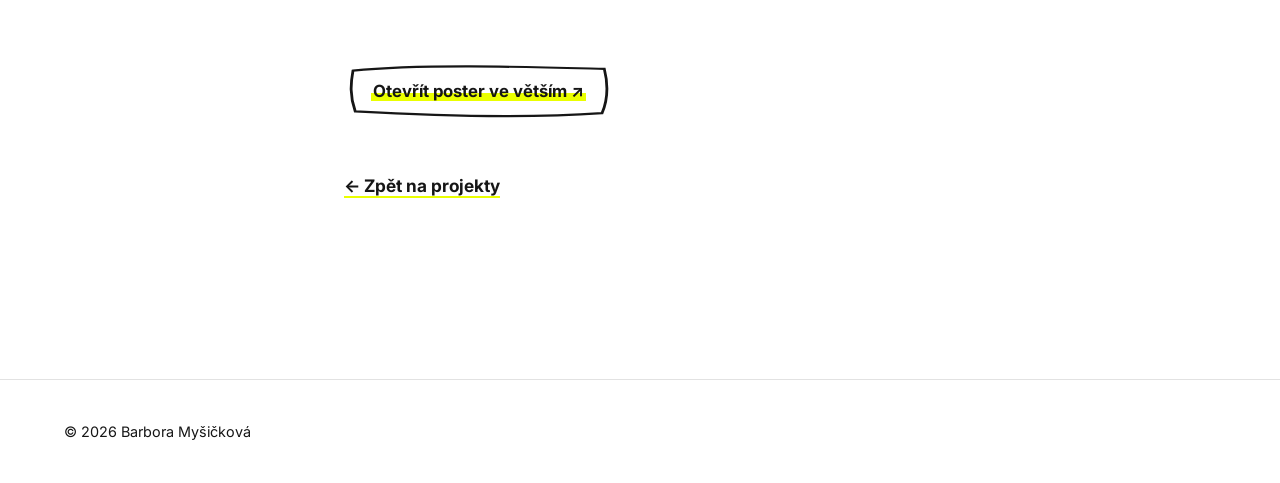
<file: comeback-bez-mapy.html>
<!DOCTYPE html>
<html lang="cs">
<head>
  <meta charset="UTF-8" />
  <meta name="viewport" content="width=device-width, initial-scale=1.0" />
  <title>Comeback bez mapy — Barbora Myšičková</title>
  <meta name="description" content="E-poster pro předmět Inkluzivní design na KISK MUNI — návrat z rodičovské do remote firmy a koncept „buddy“ s emoční křivkou prvních 8 týdnů." />
  <link rel="icon" href="images/favicon.svg" type="image/svg+xml" />

  <link rel="preconnect" href="https://fonts.googleapis.com" />
  <link rel="preconnect" href="https://fonts.gstatic.com" crossorigin />
  <link
    href="https://fonts.googleapis.com/css2?family=Bricolage+Grotesque:opsz,wght@12..96,300;12..96,400;12..96,500;12..96,700;12..96,800&family=Inter:ital,wght@0,300;0,400;0,500;0,600;0,700;1,300;1,400&display=swap"
    rel="stylesheet"
  />
  <link rel="stylesheet" href="css/style.css" />
</head>
<body>

  <header class="nav">
    <div class="nav__brand">
      <p class="nav__name"><a href="index.html">← Zpět na portfolio</a></p>
      <p class="nav__role">Inkluzivní design · E-poster</p>
    </div>
    <nav class="nav__menu">
      <button class="theme-toggle" type="button" aria-label="Přepnout tmavý režim">🌙</button>
    </nav>
  </header>

  <main class="article">
    <p class="article__kicker reveal">Inkluzivní design · E-poster · KISK MUNI</p>
    <h1 class="article__title reveal">Comeback <span class="hl-title">bez mapy</span></h1>

    <div class="article__body">
      <p class="article__pull reveal">Návrat z rodičovské do remote firmy, kde se mezitím všechno tiše posunulo.</p>

      <p class="reveal">V rámci předmětu Inkluzivní design bylo cílem odstranit bariéru ze svého pracoviště nebo okolí. Vybrala jsem si návrat z rodičovské dovolené v remote firmě — situaci, kdy se vztahy, kontext i nepsaná pravidla mezitím tiše posunou. Z autoreflexe a tří rozhovorů jsem navrhla řešení „buddy“: jednoho kolegu, který vracejícího se provede prvními 6–8 týdny. Výstupem je e-poster s emoční křivkou prvních 8 týdnů, analýzou bariér a konceptem k otestování.</p>

      <figure class="article__figure reveal">
        <img src="images/comeback-poster.jpg" alt="E-poster Comeback bez mapy s emoční křivkou prvních osmi týdnů návratu z rodičovské a konceptem buddy" />
        <figcaption>E-poster „Comeback bez mapy“ — emoční křivka prvních 8 týdnů a koncept „buddy“.</figcaption>
      </figure>

      <p class="article__cta reveal"><a href="images/comeback-poster.jpg" target="_blank" rel="noopener noreferrer" class="btn"><span class="btn__txt">Otevřít poster ve větším ↗</span></a></p>

      <p class="article__back reveal"><a href="index.html#projekty">← Zpět na projekty</a></p>
    </div>
  </main>

  <footer class="footer">
    <p>© 2026 Barbora Myšičková</p>
  </footer>

  <script src="js/main.js"></script>
</body>
</html>
</file>
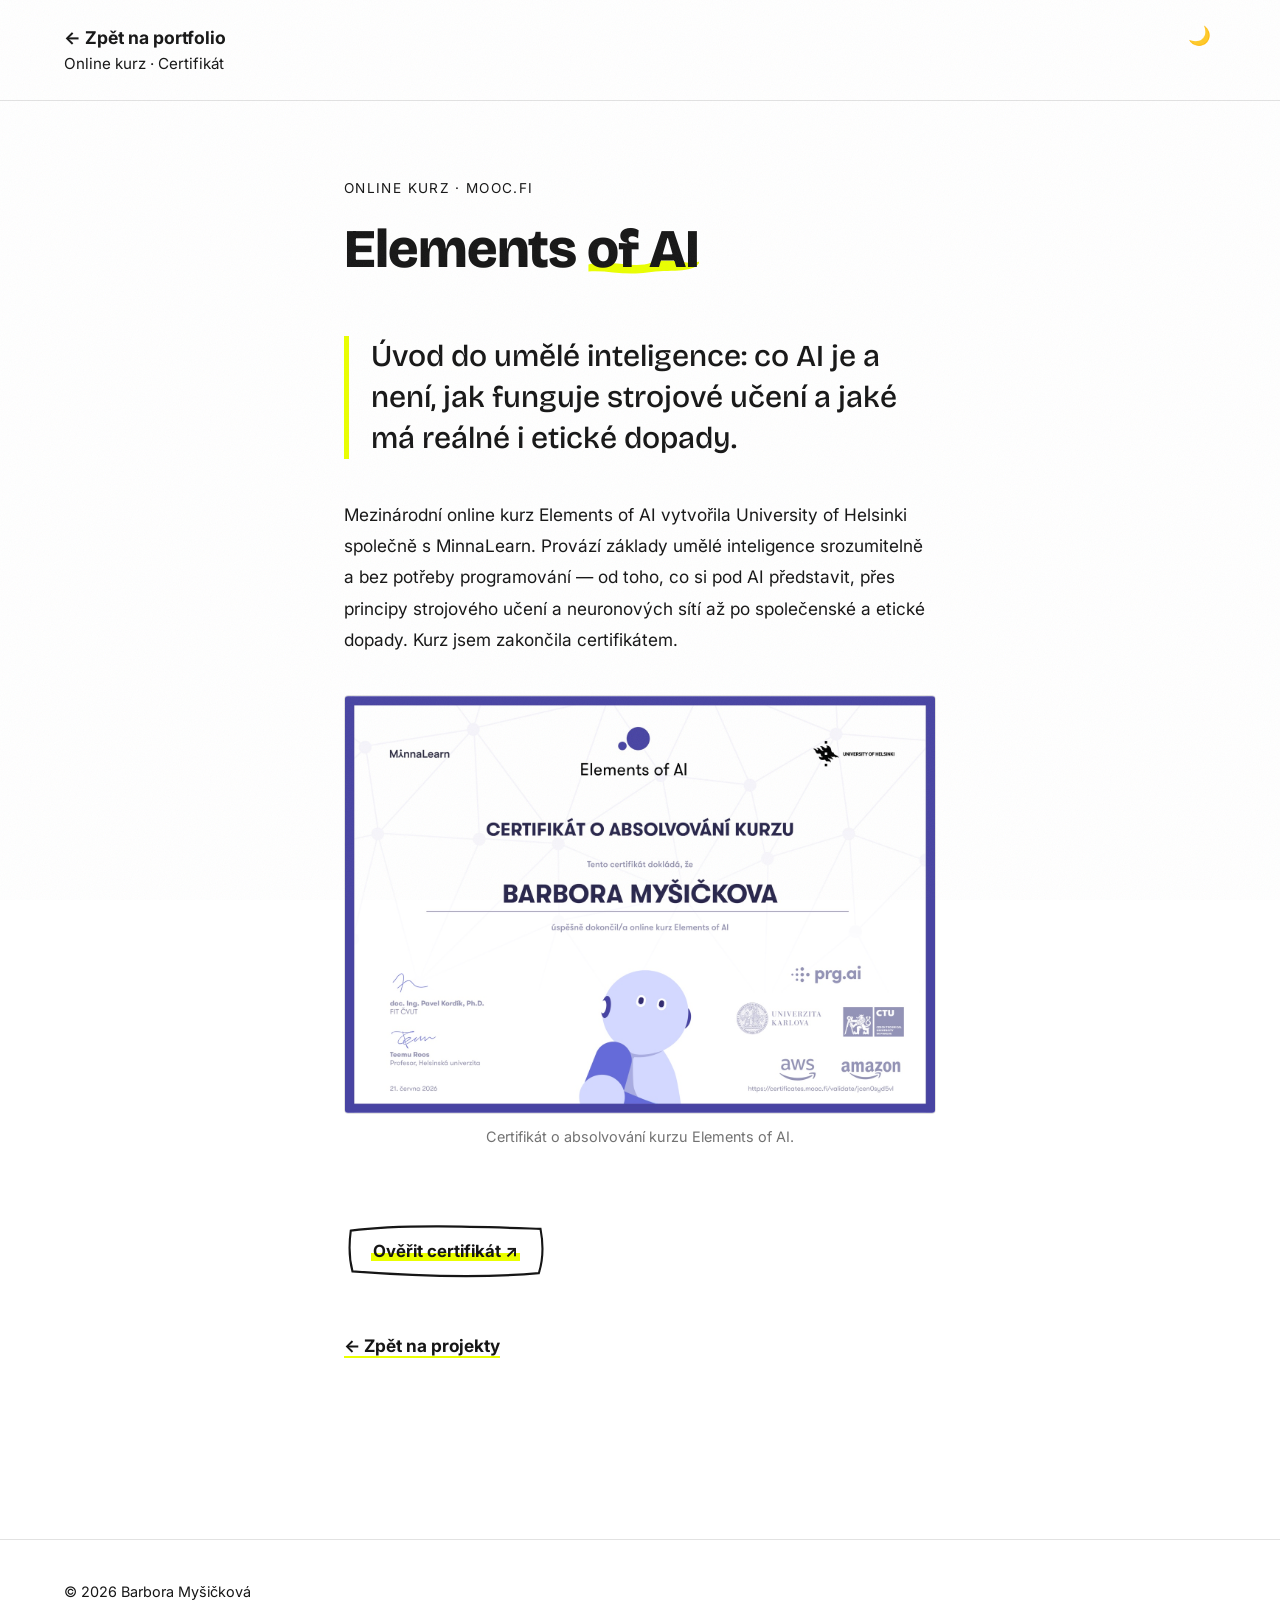
<file: elements-of-ai.html>
<!DOCTYPE html>
<html lang="cs">
<head>
  <meta charset="UTF-8" />
  <meta name="viewport" content="width=device-width, initial-scale=1.0" />
  <title>Elements of AI — Barbora Myšičková</title>
  <meta name="description" content="Mezinárodní online kurz Elements of AI (University of Helsinki & MinnaLearn) — úvod do umělé inteligence, strojového učení a jejích etických dopadů. Zakončeno certifikátem." />
  <link rel="icon" href="images/favicon.svg" type="image/svg+xml" />

  <link rel="preconnect" href="https://fonts.googleapis.com" />
  <link rel="preconnect" href="https://fonts.gstatic.com" crossorigin />
  <link
    href="https://fonts.googleapis.com/css2?family=Bricolage+Grotesque:opsz,wght@12..96,300;12..96,400;12..96,500;12..96,700;12..96,800&family=Inter:ital,wght@0,300;0,400;0,500;0,600;0,700;1,300;1,400&display=swap"
    rel="stylesheet"
  />
  <link rel="stylesheet" href="css/style.css" />
</head>
<body>

  <header class="nav">
    <div class="nav__brand">
      <p class="nav__name"><a href="index.html">← Zpět na portfolio</a></p>
      <p class="nav__role">Online kurz · Certifikát</p>
    </div>
    <nav class="nav__menu">
      <button class="theme-toggle" type="button" aria-label="Přepnout tmavý režim">🌙</button>
    </nav>
  </header>

  <main class="article">
    <p class="article__kicker reveal">Online kurz · MOOC.fi</p>
    <h1 class="article__title reveal">Elements <span class="hl-title">of AI</span></h1>

    <div class="article__body">
      <p class="article__pull reveal">Úvod do umělé inteligence: co AI je a není, jak funguje strojové učení a jaké má reálné i etické dopady.</p>

      <p class="reveal">Mezinárodní online kurz Elements of AI vytvořila University of Helsinki společně s&nbsp;MinnaLearn. Provází základy umělé inteligence srozumitelně a bez potřeby programování — od toho, co si pod AI představit, přes principy strojového učení a neuronových sítí až po společenské a etické dopady. Kurz jsem zakončila certifikátem.</p>

      <figure class="article__figure reveal">
        <img src="images/certifikat-elements-of-ai.jpg" alt="Certifikát o absolvování kurzu Elements of AI vydaný University of Helsinki a MinnaLearn na jméno Barbora Myšičková" />
        <figcaption>Certifikát o absolvování kurzu Elements of AI.</figcaption>
      </figure>

      <p class="article__cta reveal"><a href="https://certificates.mooc.fi/validate/jcen0syd5vl" target="_blank" rel="noopener noreferrer" class="btn"><span class="btn__txt">Ověřit certifikát ↗</span></a></p>

      <p class="article__back reveal"><a href="index.html#projekty">← Zpět na projekty</a></p>
    </div>
  </main>

  <footer class="footer">
    <p>© 2026 Barbora Myšičková</p>
  </footer>

  <script src="js/main.js"></script>
</body>
</html>
</file>
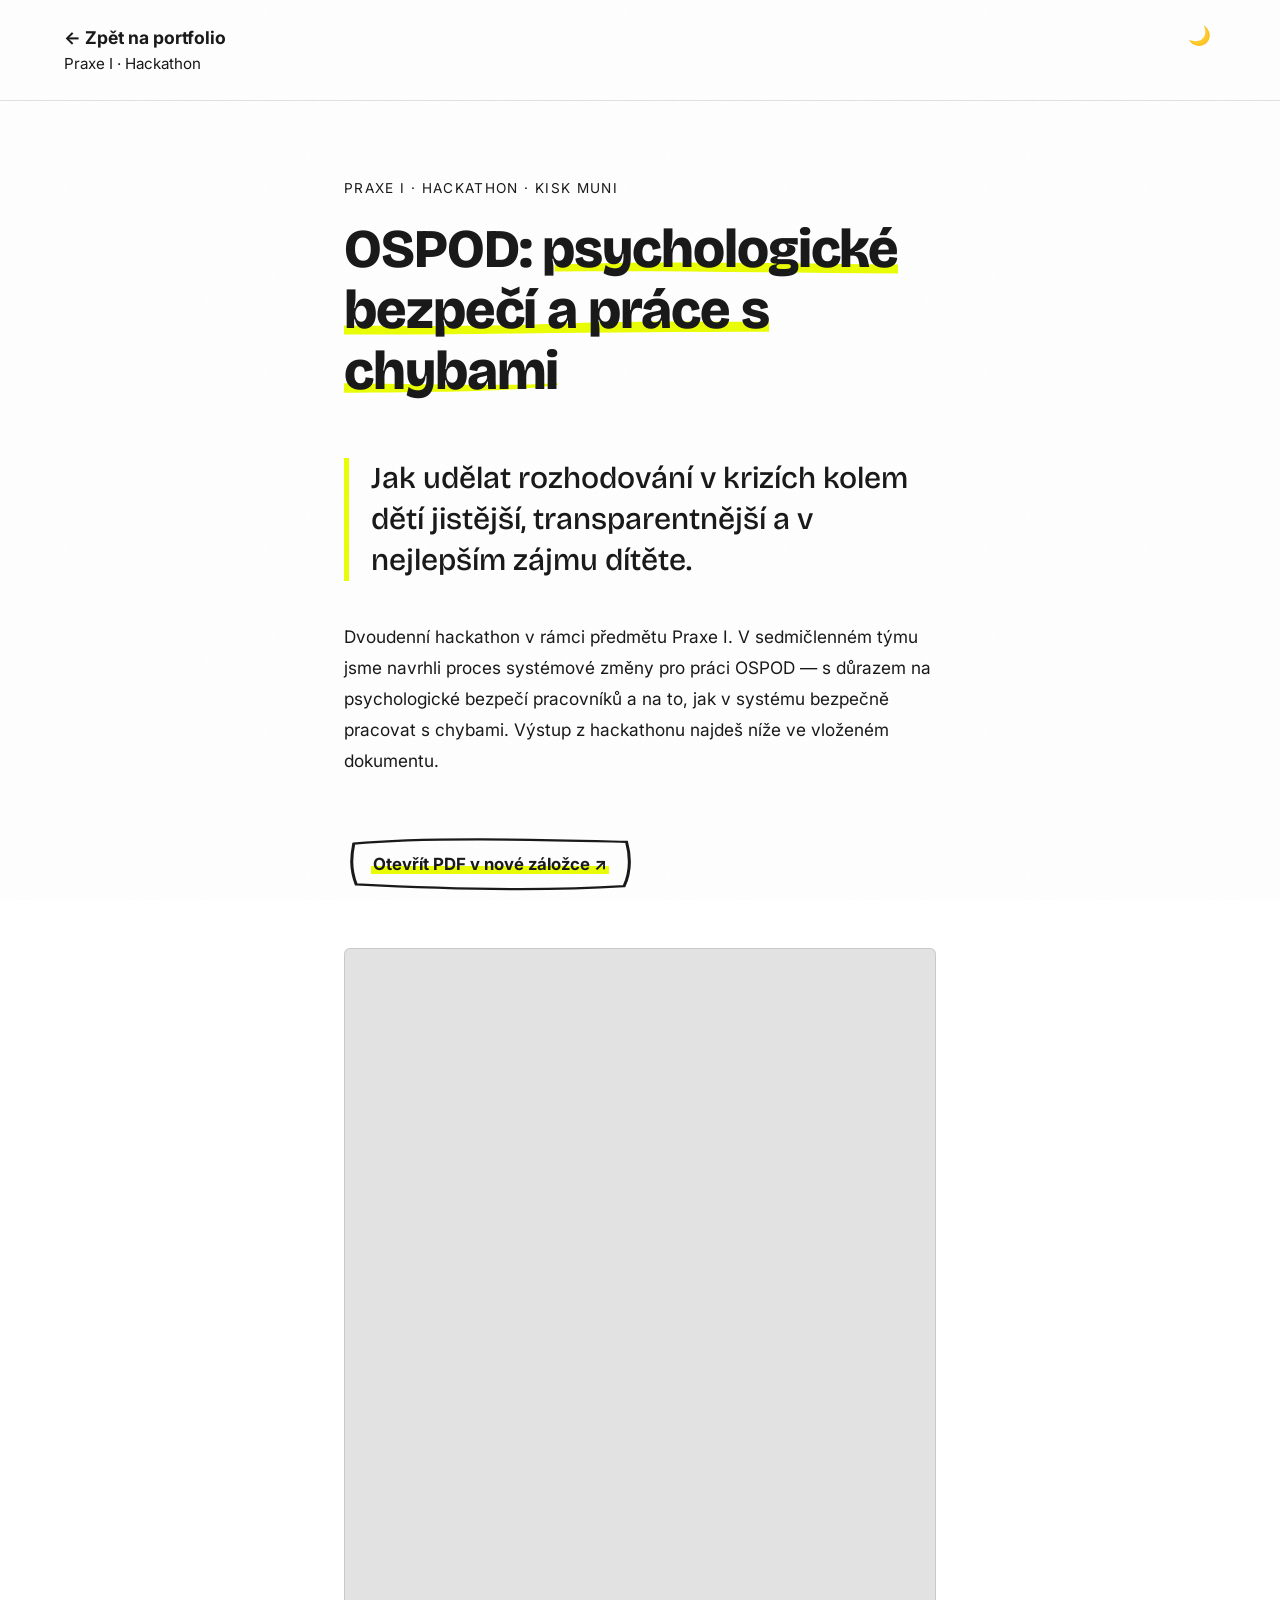
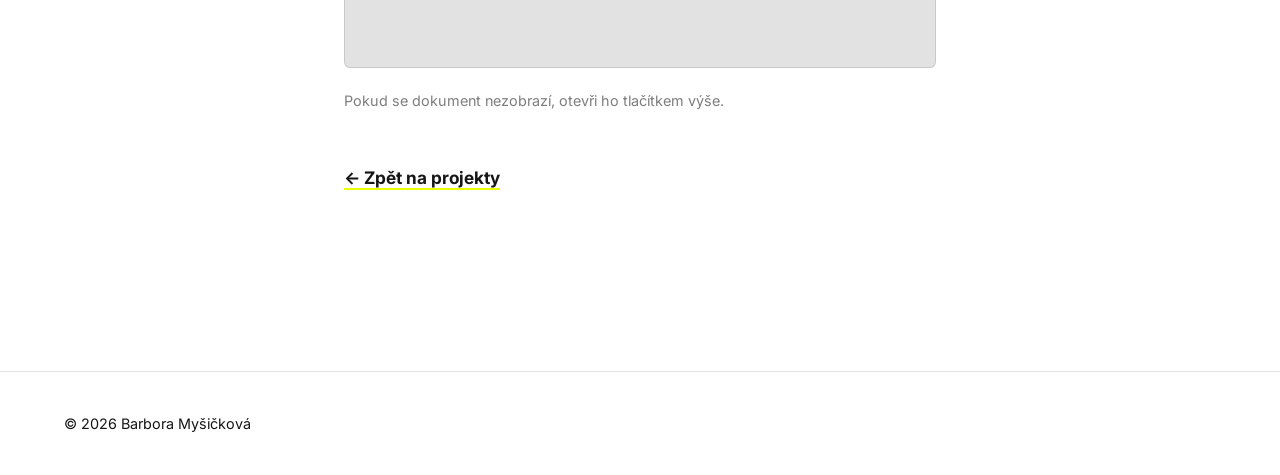
<file: praxe-ospod.html>
<!DOCTYPE html>
<html lang="cs">
<head>
  <meta charset="UTF-8" />
  <meta name="viewport" content="width=device-width, initial-scale=1.0" />
  <title>OSPOD: psychologické bezpečí a práce s chybami — Barbora Myšičková</title>
  <meta name="description" content="Dvoudenní hackathon v rámci Praxe I na KISK MUNI — návrh systémové změny, aby rozhodování v krizích kolem dětí bylo jistější, transparentnější a v nejlepším zájmu dítěte." />
  <link rel="icon" href="images/favicon.svg" type="image/svg+xml" />

  <link rel="preconnect" href="https://fonts.googleapis.com" />
  <link rel="preconnect" href="https://fonts.gstatic.com" crossorigin />
  <link
    href="https://fonts.googleapis.com/css2?family=Bricolage+Grotesque:opsz,wght@12..96,300;12..96,400;12..96,500;12..96,700;12..96,800&family=Inter:ital,wght@0,300;0,400;0,500;0,600;0,700;1,300;1,400&display=swap"
    rel="stylesheet"
  />
  <link rel="stylesheet" href="css/style.css" />
</head>
<body>

  <header class="nav">
    <div class="nav__brand">
      <p class="nav__name"><a href="index.html">← Zpět na portfolio</a></p>
      <p class="nav__role">Praxe I · Hackathon</p>
    </div>
    <nav class="nav__menu">
      <button class="theme-toggle" type="button" aria-label="Přepnout tmavý režim">🌙</button>
    </nav>
  </header>

  <main class="article">
    <p class="article__kicker reveal">Praxe I · Hackathon · KISK MUNI</p>
    <h1 class="article__title reveal">OSPOD: <span class="hl-title">psychologické bezpečí a práce s chybami</span></h1>

    <div class="article__body">
      <p class="article__pull reveal">Jak udělat rozhodování v krizích kolem dětí jistější, transparentnější a v nejlepším zájmu dítěte.</p>

      <p class="reveal">Dvoudenní hackathon v rámci předmětu Praxe I. V sedmičlenném týmu jsme navrhli proces systémové změny pro práci OSPOD — s důrazem na psychologické bezpečí pracovníků a na to, jak v systému bezpečně pracovat s chybami. Výstup z hackathonu najdeš níže ve vloženém dokumentu.</p>

      <p class="article__cta reveal"><a href="soubory/praxe.pdf" target="_blank" rel="noopener noreferrer" class="btn"><span class="btn__txt">Otevřít PDF v nové záložce ↗</span></a></p>

      <iframe class="article__embed reveal" src="soubory/praxe.pdf" title="Výstup z hackathonu OSPOD (PDF)"></iframe>
      <p class="reveal" style="font-size:0.9rem; opacity:0.55;">Pokud se dokument nezobrazí, otevři ho tlačítkem výše.</p>

      <p class="article__back reveal"><a href="index.html#projekty">← Zpět na projekty</a></p>
    </div>
  </main>

  <footer class="footer">
    <p>© 2026 Barbora Myšičková</p>
  </footer>

  <script src="js/main.js"></script>
</body>
</html>
</file>
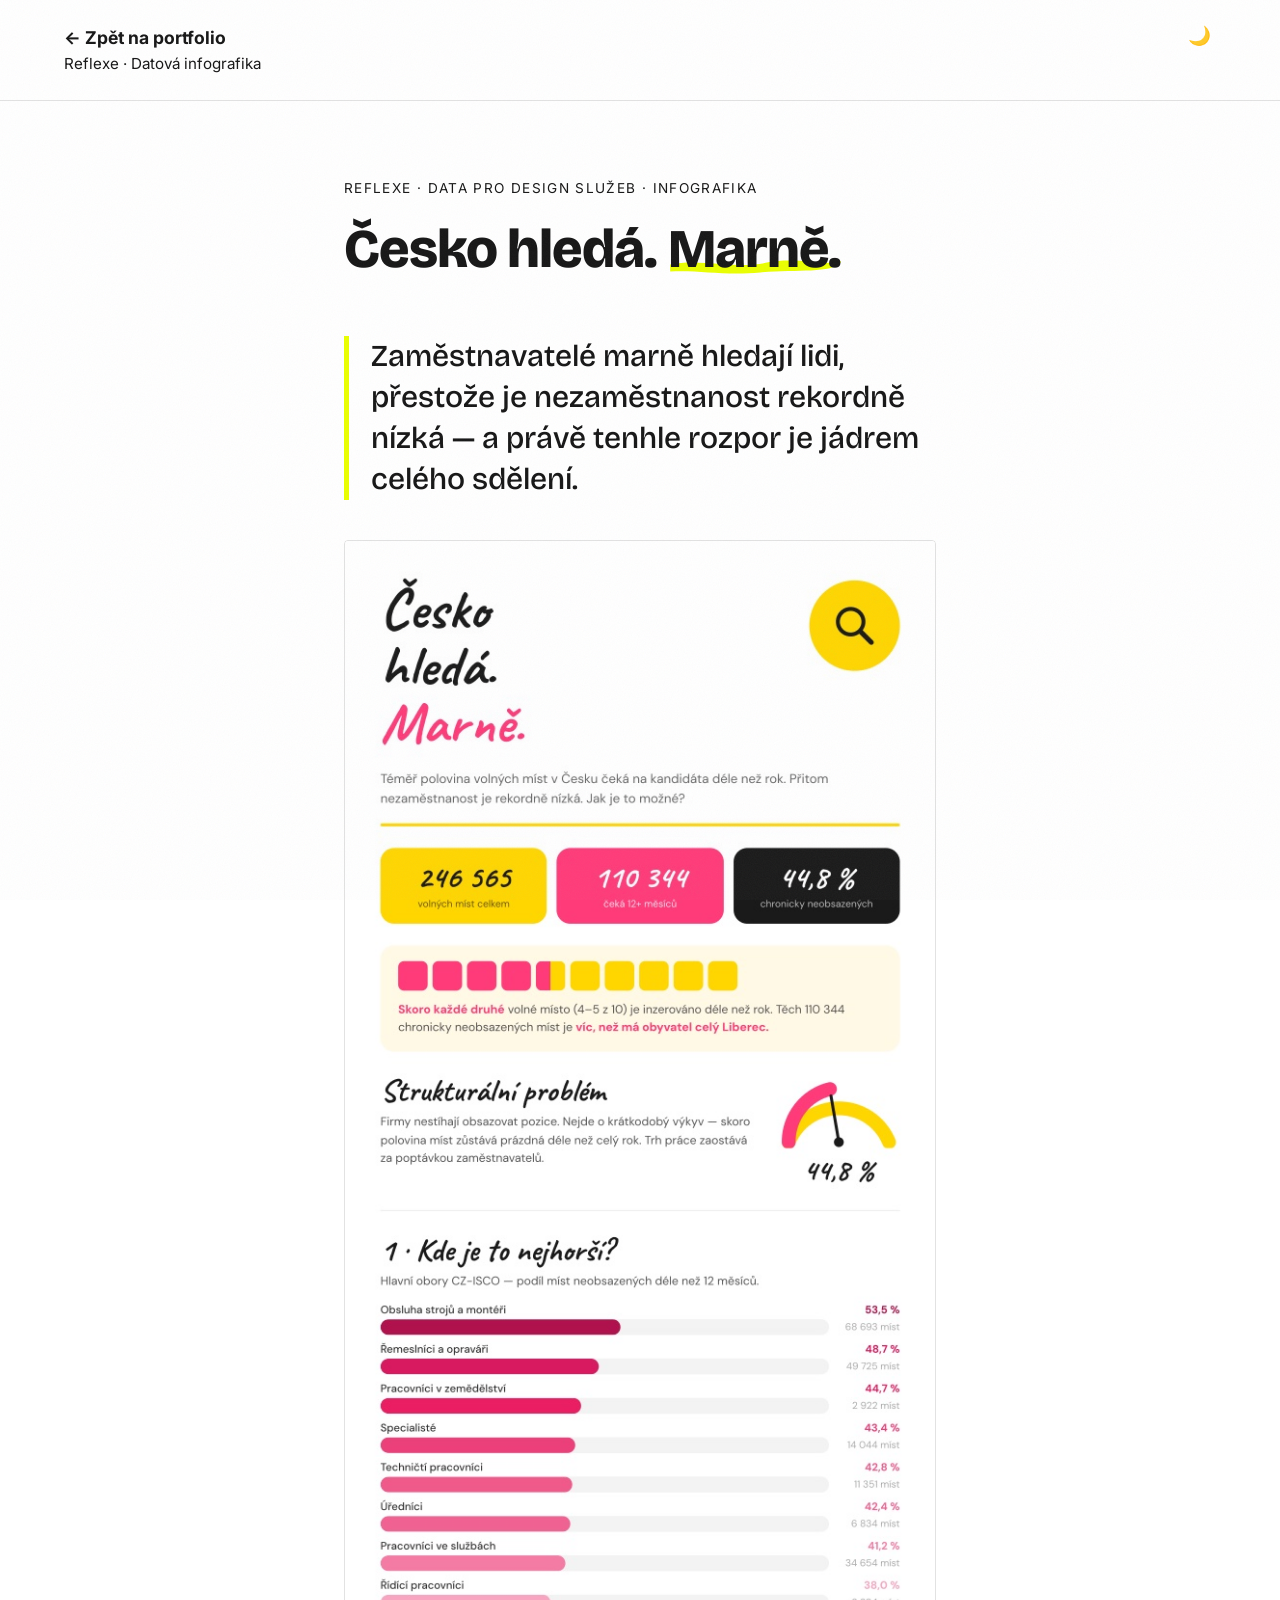
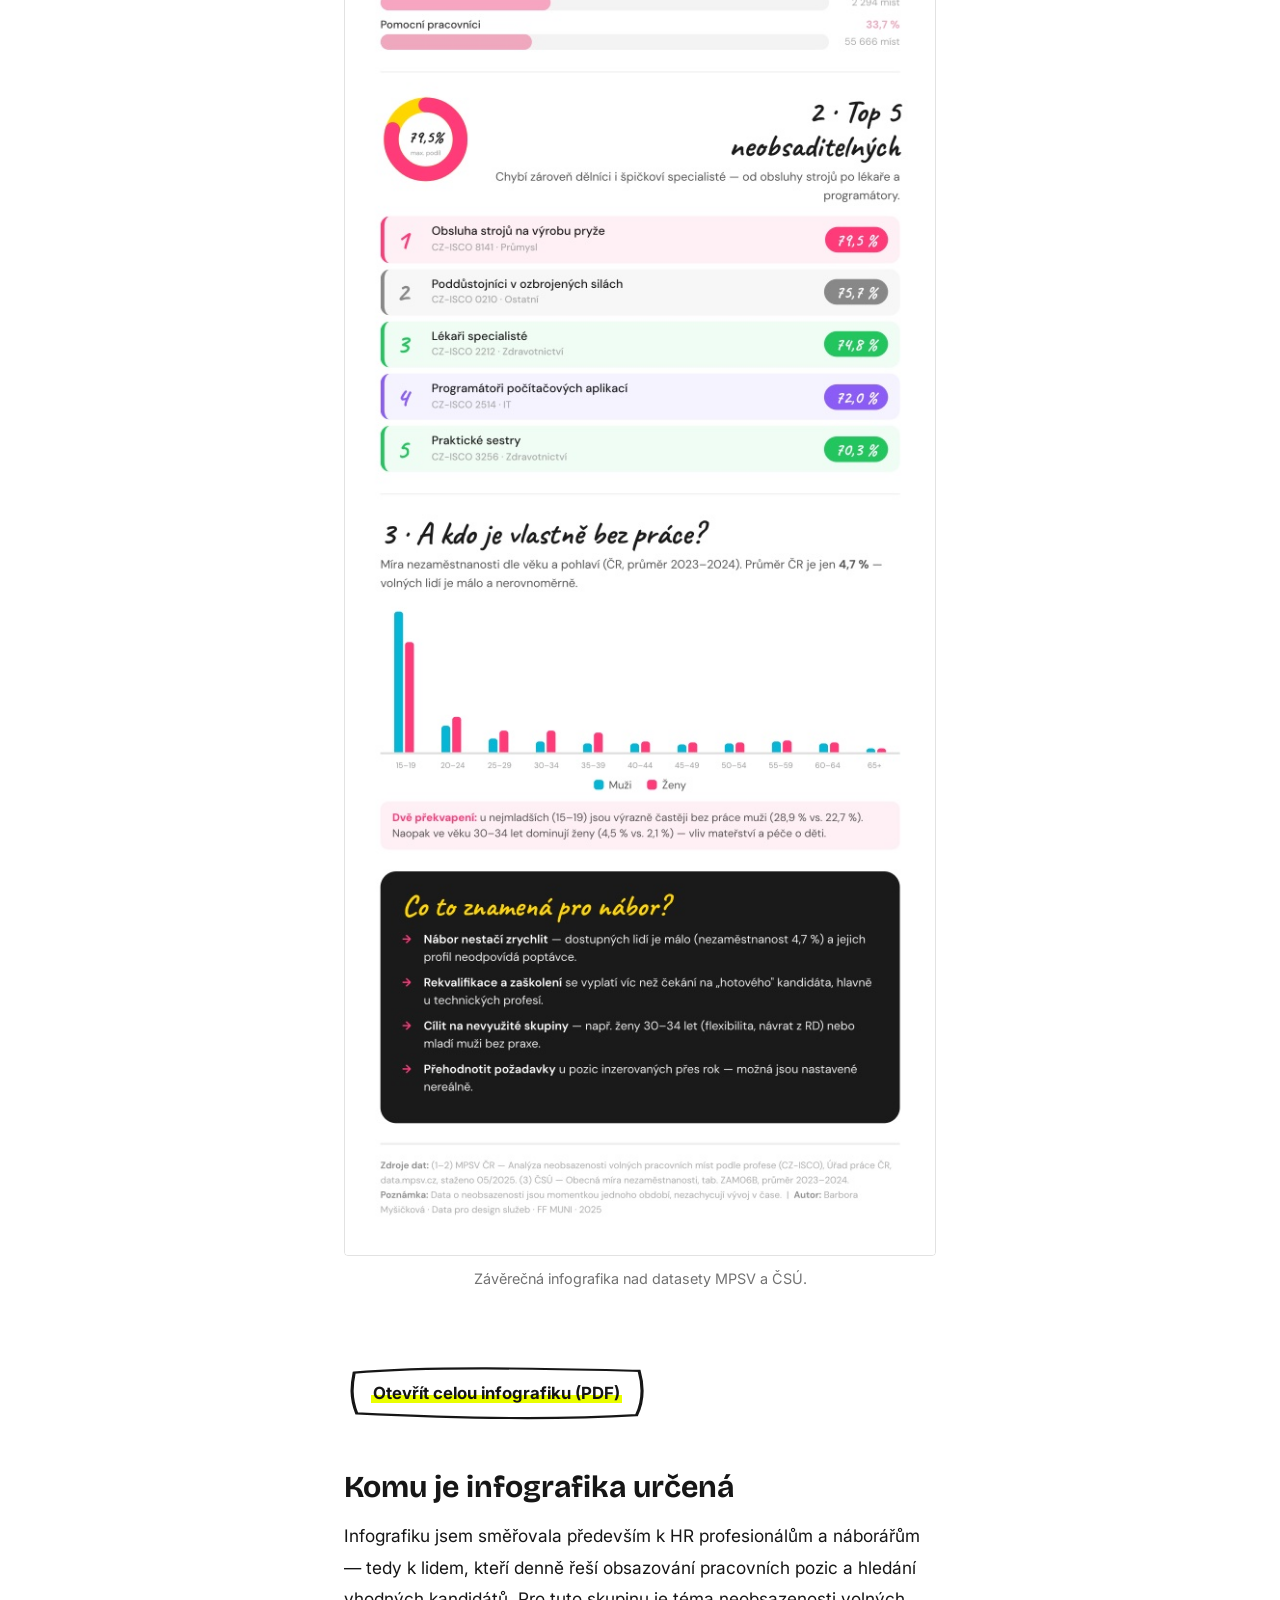
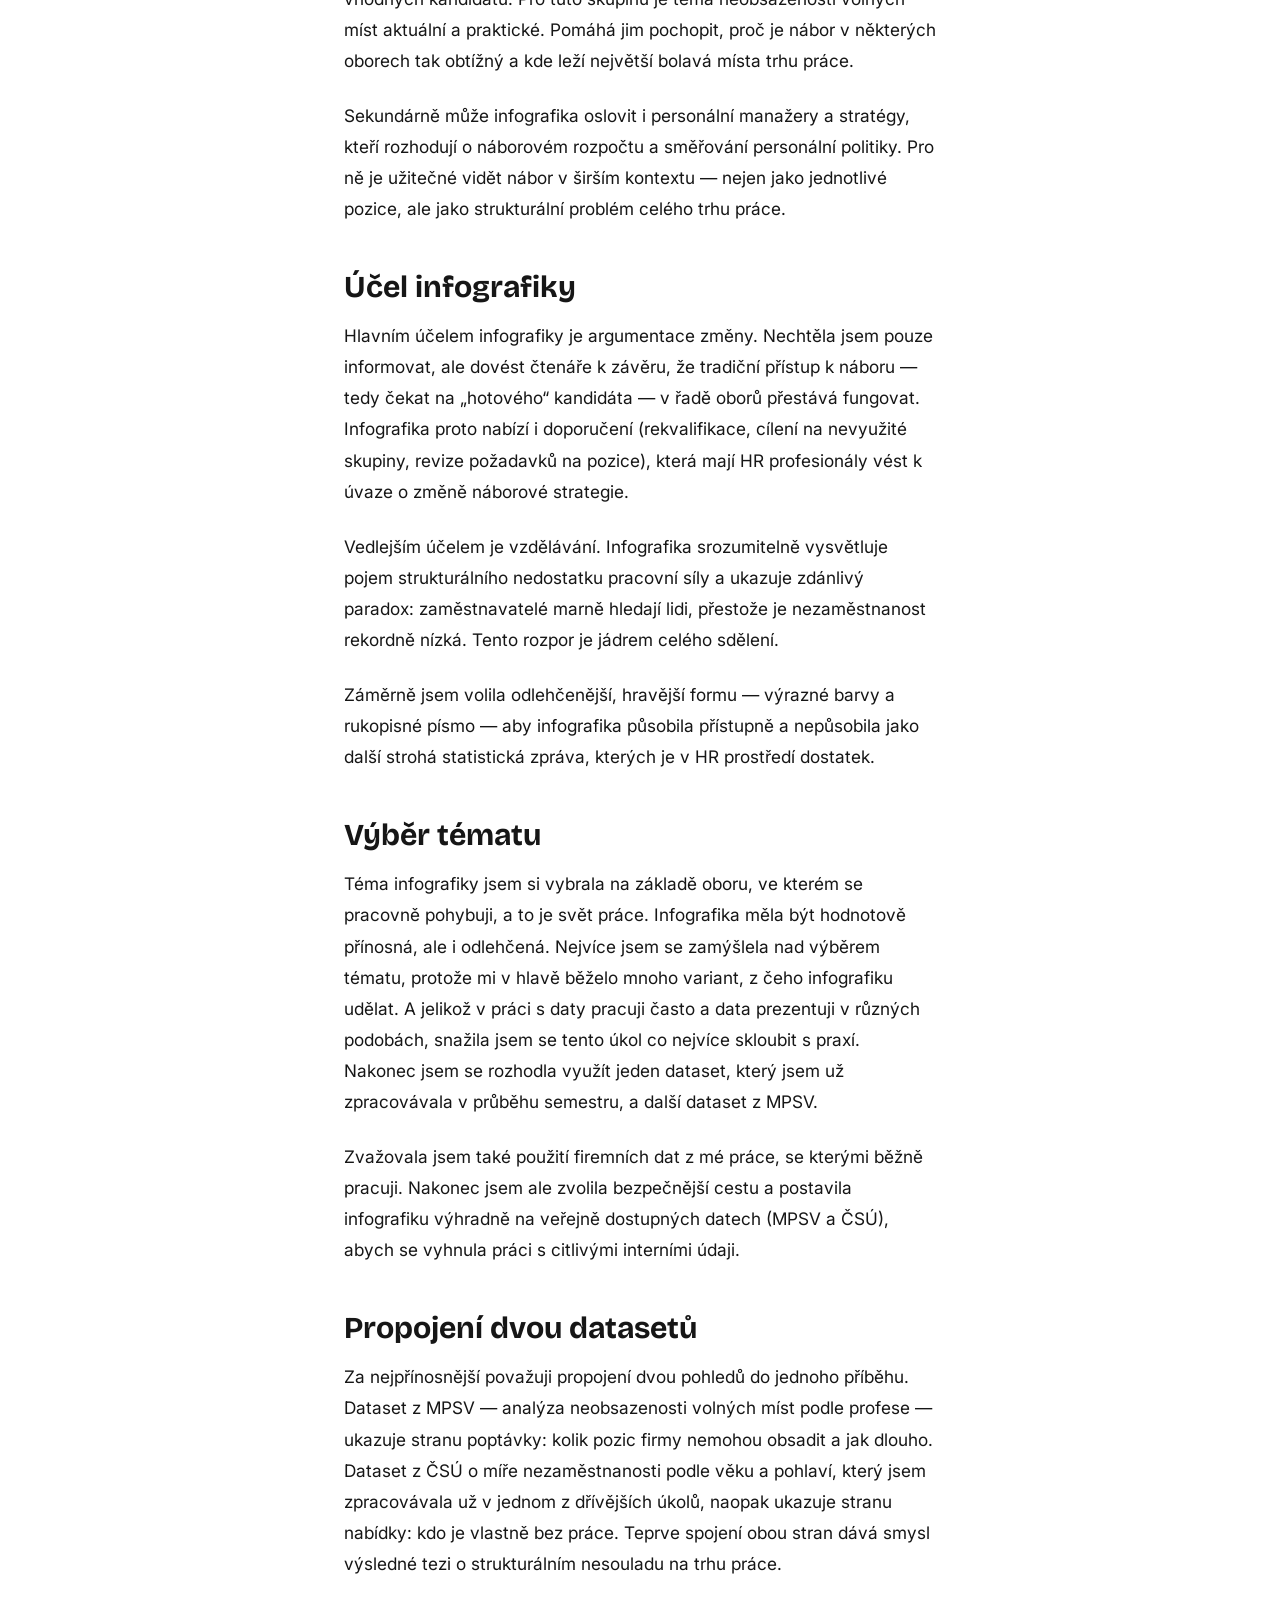
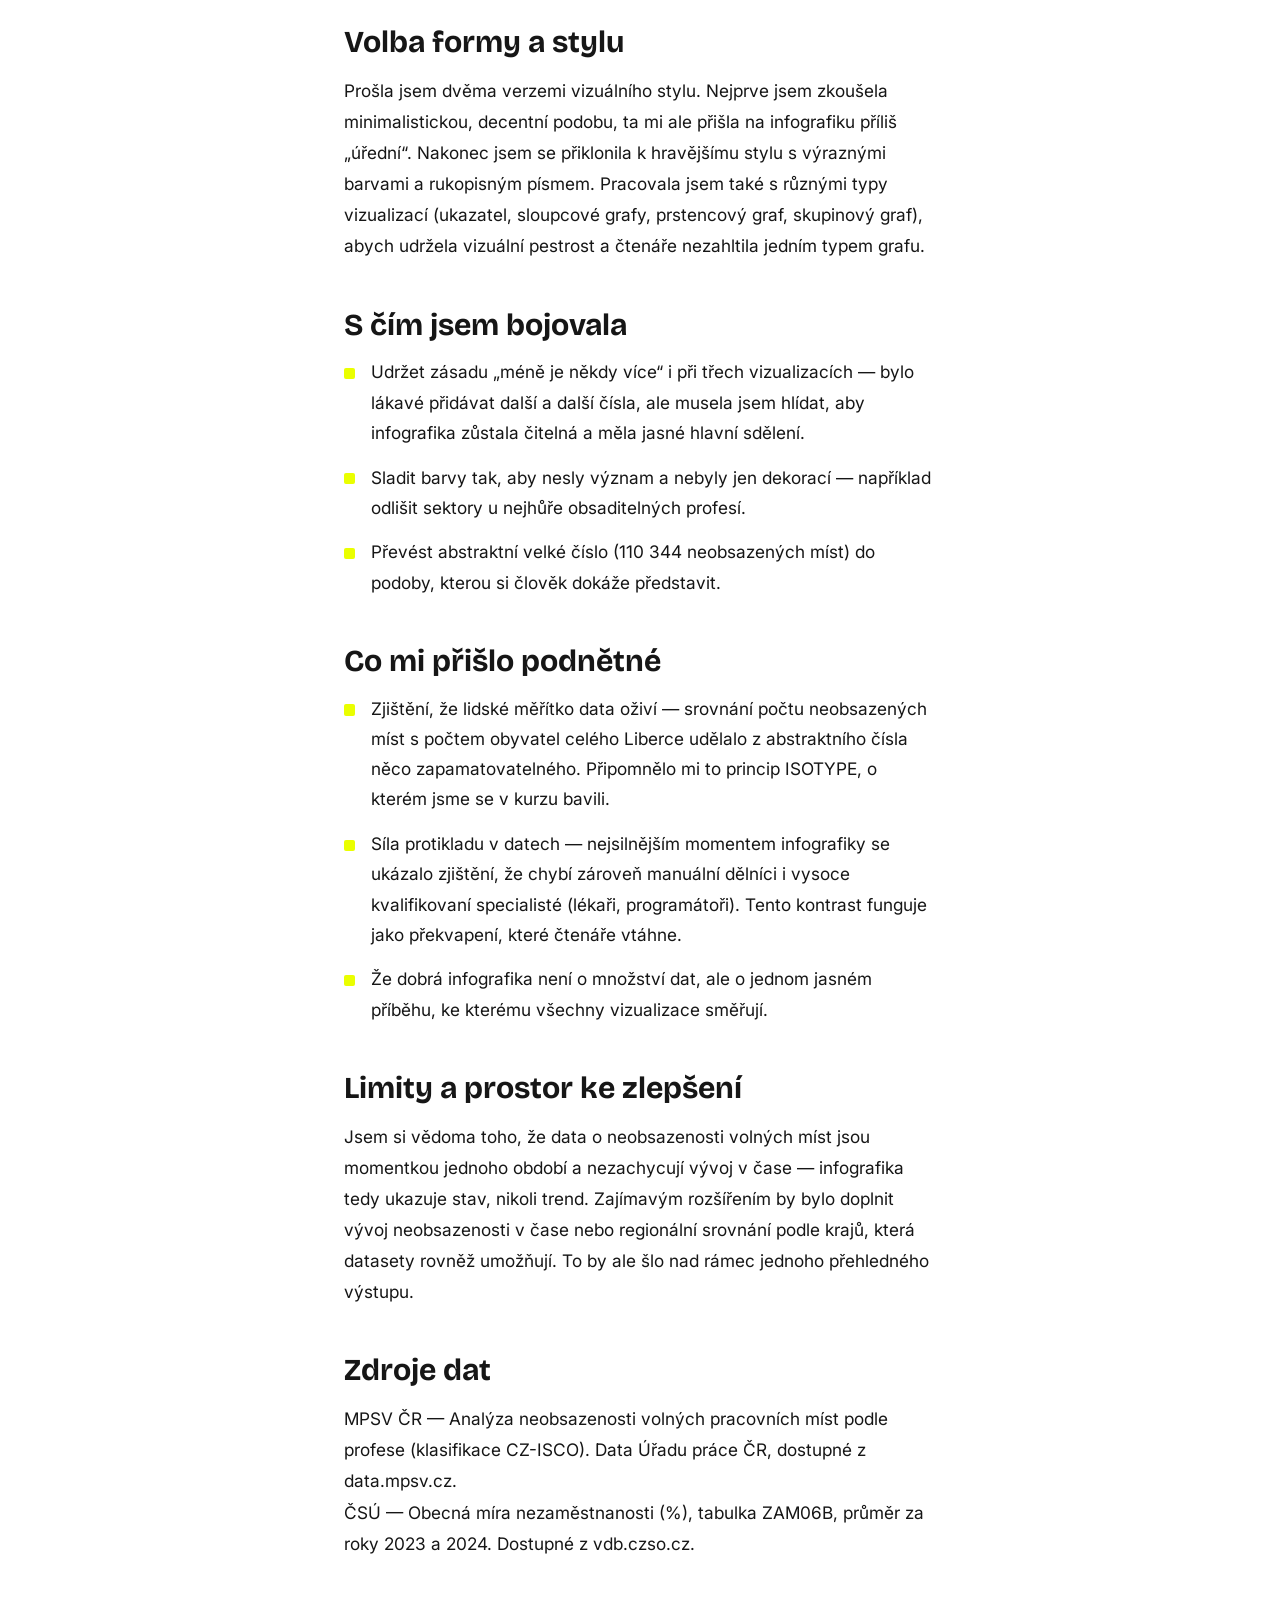
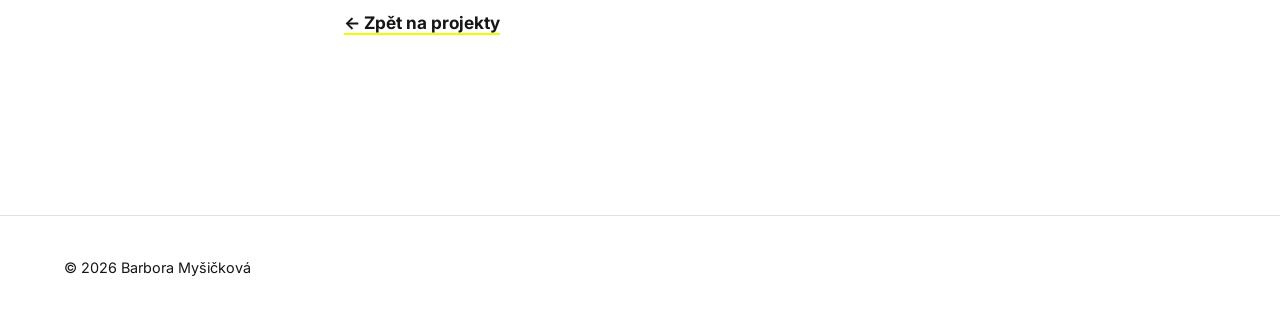
<file: reflexe-infografika.html>
<!DOCTYPE html>
<html lang="cs">
<head>
  <meta charset="UTF-8" />
  <meta name="viewport" content="width=device-width, initial-scale=1.0" />
  <title>Česko hledá. Marně. — reflexe infografiky · Barbora Myšičková</title>
  <meta name="description" content="Reflexe datové infografiky „Česko hledá. Marně.“ pro předmět Data pro design služeb — proč v Česku zůstávají statisíce volných míst neobsazené a jak z dat vznikl jeden jasný příběh." />
  <link rel="icon" href="images/favicon.svg" type="image/svg+xml" />

  <link rel="preconnect" href="https://fonts.googleapis.com" />
  <link rel="preconnect" href="https://fonts.gstatic.com" crossorigin />
  <link
    href="https://fonts.googleapis.com/css2?family=Bricolage+Grotesque:opsz,wght@12..96,300;12..96,400;12..96,500;12..96,700;12..96,800&family=Inter:ital,wght@0,300;0,400;0,500;0,600;0,700;1,300;1,400&display=swap"
    rel="stylesheet"
  />
  <link rel="stylesheet" href="css/style.css" />
</head>
<body>

  <header class="nav">
    <div class="nav__brand">
      <p class="nav__name"><a href="index.html">← Zpět na portfolio</a></p>
      <p class="nav__role">Reflexe · Datová infografika</p>
    </div>
    <nav class="nav__menu">
      <button class="theme-toggle" type="button" aria-label="Přepnout tmavý režim">🌙</button>
    </nav>
  </header>

  <main class="article">
    <p class="article__kicker reveal">Reflexe · Data pro design služeb · Infografika</p>
    <h1 class="article__title reveal">Česko hledá. <span class="hl-title">Marně.</span></h1>

    <div class="article__body">
      <p class="article__pull reveal">Zaměstnavatelé marně hledají lidi, přestože je nezaměstnanost rekordně nízká — a právě tenhle rozpor je jádrem celého sdělení.</p>

      <!-- Náhled infografiky + odkaz na plné PDF -->
      <figure class="article__figure reveal">
        <img src="images/infografika-cover.jpg" alt="Náhled infografiky Česko hledá. Marně." />
        <figcaption>Závěrečná infografika nad datasety MPSV a ČSÚ.</figcaption>
      </figure>
      <p class="article__cta reveal"><a href="soubory/infografika.pdf" target="_blank" rel="noopener" class="btn"><span class="btn__txt">Otevřít celou infografiku (PDF)</span></a></p>

      <h2 class="reveal">Komu je infografika určená</h2>
      <p class="reveal">Infografiku jsem směřovala především k HR profesionálům a náborářům — tedy k lidem, kteří denně řeší obsazování pracovních pozic a hledání vhodných kandidátů. Pro tuto skupinu je téma neobsazenosti volných míst aktuální a praktické. Pomáhá jim pochopit, proč je nábor v některých oborech tak obtížný a kde leží největší bolavá místa trhu práce.</p>
      <p class="reveal">Sekundárně může infografika oslovit i personální manažery a stratégy, kteří rozhodují o náborovém rozpočtu a směřování personální politiky. Pro ně je užitečné vidět nábor v širším kontextu — nejen jako jednotlivé pozice, ale jako strukturální problém celého trhu práce.</p>

      <h2 class="reveal">Účel infografiky</h2>
      <p class="reveal">Hlavním účelem infografiky je argumentace změny. Nechtěla jsem pouze informovat, ale dovést čtenáře k závěru, že tradiční přístup k náboru — tedy čekat na „hotového“ kandidáta — v řadě oborů přestává fungovat. Infografika proto nabízí i doporučení (rekvalifikace, cílení na nevyužité skupiny, revize požadavků na pozice), která mají HR profesionály vést k úvaze o změně náborové strategie.</p>
      <p class="reveal">Vedlejším účelem je vzdělávání. Infografika srozumitelně vysvětluje pojem strukturálního nedostatku pracovní síly a ukazuje zdánlivý paradox: zaměstnavatelé marně hledají lidi, přestože je nezaměstnanost rekordně nízká. Tento rozpor je jádrem celého sdělení.</p>
      <p class="reveal">Záměrně jsem volila odlehčenější, hravější formu — výrazné barvy a rukopisné písmo — aby infografika působila přístupně a nepůsobila jako další strohá statistická zpráva, kterých je v HR prostředí dostatek.</p>

      <h2 class="reveal">Výběr tématu</h2>
      <p class="reveal">Téma infografiky jsem si vybrala na základě oboru, ve kterém se pracovně pohybuji, a to je svět práce. Infografika měla být hodnotově přínosná, ale i odlehčená. Nejvíce jsem se zamýšlela nad výběrem tématu, protože mi v hlavě běželo mnoho variant, z čeho infografiku udělat. A jelikož v práci s daty pracuji často a data prezentuji v různých podobách, snažila jsem se tento úkol co nejvíce skloubit s praxí. Nakonec jsem se rozhodla využít jeden dataset, který jsem už zpracovávala v průběhu semestru, a další dataset z MPSV.</p>
      <p class="reveal">Zvažovala jsem také použití firemních dat z mé práce, se kterými běžně pracuji. Nakonec jsem ale zvolila bezpečnější cestu a postavila infografiku výhradně na veřejně dostupných datech (MPSV a ČSÚ), abych se vyhnula práci s citlivými interními údaji.</p>

      <h2 class="reveal">Propojení dvou datasetů</h2>
      <p class="reveal">Za nejpřínosnější považuji propojení dvou pohledů do jednoho příběhu. Dataset z MPSV — analýza neobsazenosti volných míst podle profese — ukazuje stranu poptávky: kolik pozic firmy nemohou obsadit a jak dlouho. Dataset z ČSÚ o míře nezaměstnanosti podle věku a pohlaví, který jsem zpracovávala už v jednom z dřívějších úkolů, naopak ukazuje stranu nabídky: kdo je vlastně bez práce. Teprve spojení obou stran dává smysl výsledné tezi o strukturálním nesouladu na trhu práce.</p>

      <h2 class="reveal">Volba formy a stylu</h2>
      <p class="reveal">Prošla jsem dvěma verzemi vizuálního stylu. Nejprve jsem zkoušela minimalistickou, decentní podobu, ta mi ale přišla na infografiku příliš „úřední“. Nakonec jsem se přiklonila k hravějšímu stylu s výraznými barvami a rukopisným písmem. Pracovala jsem také s různými typy vizualizací (ukazatel, sloupcové grafy, prstencový graf, skupinový graf), abych udržela vizuální pestrost a čtenáře nezahltila jedním typem grafu.</p>

      <h2 class="reveal">S čím jsem bojovala</h2>
      <ul class="reveal">
        <li>Udržet zásadu „méně je někdy více“ i při třech vizualizacích — bylo lákavé přidávat další a další čísla, ale musela jsem hlídat, aby infografika zůstala čitelná a měla jasné hlavní sdělení.</li>
        <li>Sladit barvy tak, aby nesly význam a nebyly jen dekorací — například odlišit sektory u nejhůře obsaditelných profesí.</li>
        <li>Převést abstraktní velké číslo (110 344 neobsazených míst) do podoby, kterou si člověk dokáže představit.</li>
      </ul>

      <h2 class="reveal">Co mi přišlo podnětné</h2>
      <ul class="reveal">
        <li>Zjištění, že lidské měřítko data oživí — srovnání počtu neobsazených míst s počtem obyvatel celého Liberce udělalo z abstraktního čísla něco zapamatovatelného. Připomnělo mi to princip ISOTYPE, o kterém jsme se v kurzu bavili.</li>
        <li>Síla protikladu v datech — nejsilnějším momentem infografiky se ukázalo zjištění, že chybí zároveň manuální dělníci i vysoce kvalifikovaní specialisté (lékaři, programátoři). Tento kontrast funguje jako překvapení, které čtenáře vtáhne.</li>
        <li>Že dobrá infografika není o množství dat, ale o jednom jasném příběhu, ke kterému všechny vizualizace směřují.</li>
      </ul>

      <h2 class="reveal">Limity a prostor ke zlepšení</h2>
      <p class="reveal">Jsem si vědoma toho, že data o neobsazenosti volných míst jsou momentkou jednoho období a nezachycují vývoj v čase — infografika tedy ukazuje stav, nikoli trend. Zajímavým rozšířením by bylo doplnit vývoj neobsazenosti v čase nebo regionální srovnání podle krajů, která datasety rovněž umožňují. To by ale šlo nad rámec jednoho přehledného výstupu.</p>

      <h2 class="reveal">Zdroje dat</h2>
      <p class="reveal">MPSV ČR — Analýza neobsazenosti volných pracovních míst podle profese (klasifikace CZ-ISCO). Data Úřadu práce ČR, dostupné z data.mpsv.cz.<br />
      ČSÚ — Obecná míra nezaměstnanosti (%), tabulka ZAM06B, průměr za roky 2023 a 2024. Dostupné z vdb.czso.cz.</p>

      <p class="article__back reveal"><a href="index.html#projekty">← Zpět na projekty</a></p>
    </div>
  </main>

  <footer class="footer">
    <p>© 2026 Barbora Myšičková</p>
  </footer>

  <script src="js/main.js"></script>
</body>
</html>
</file>
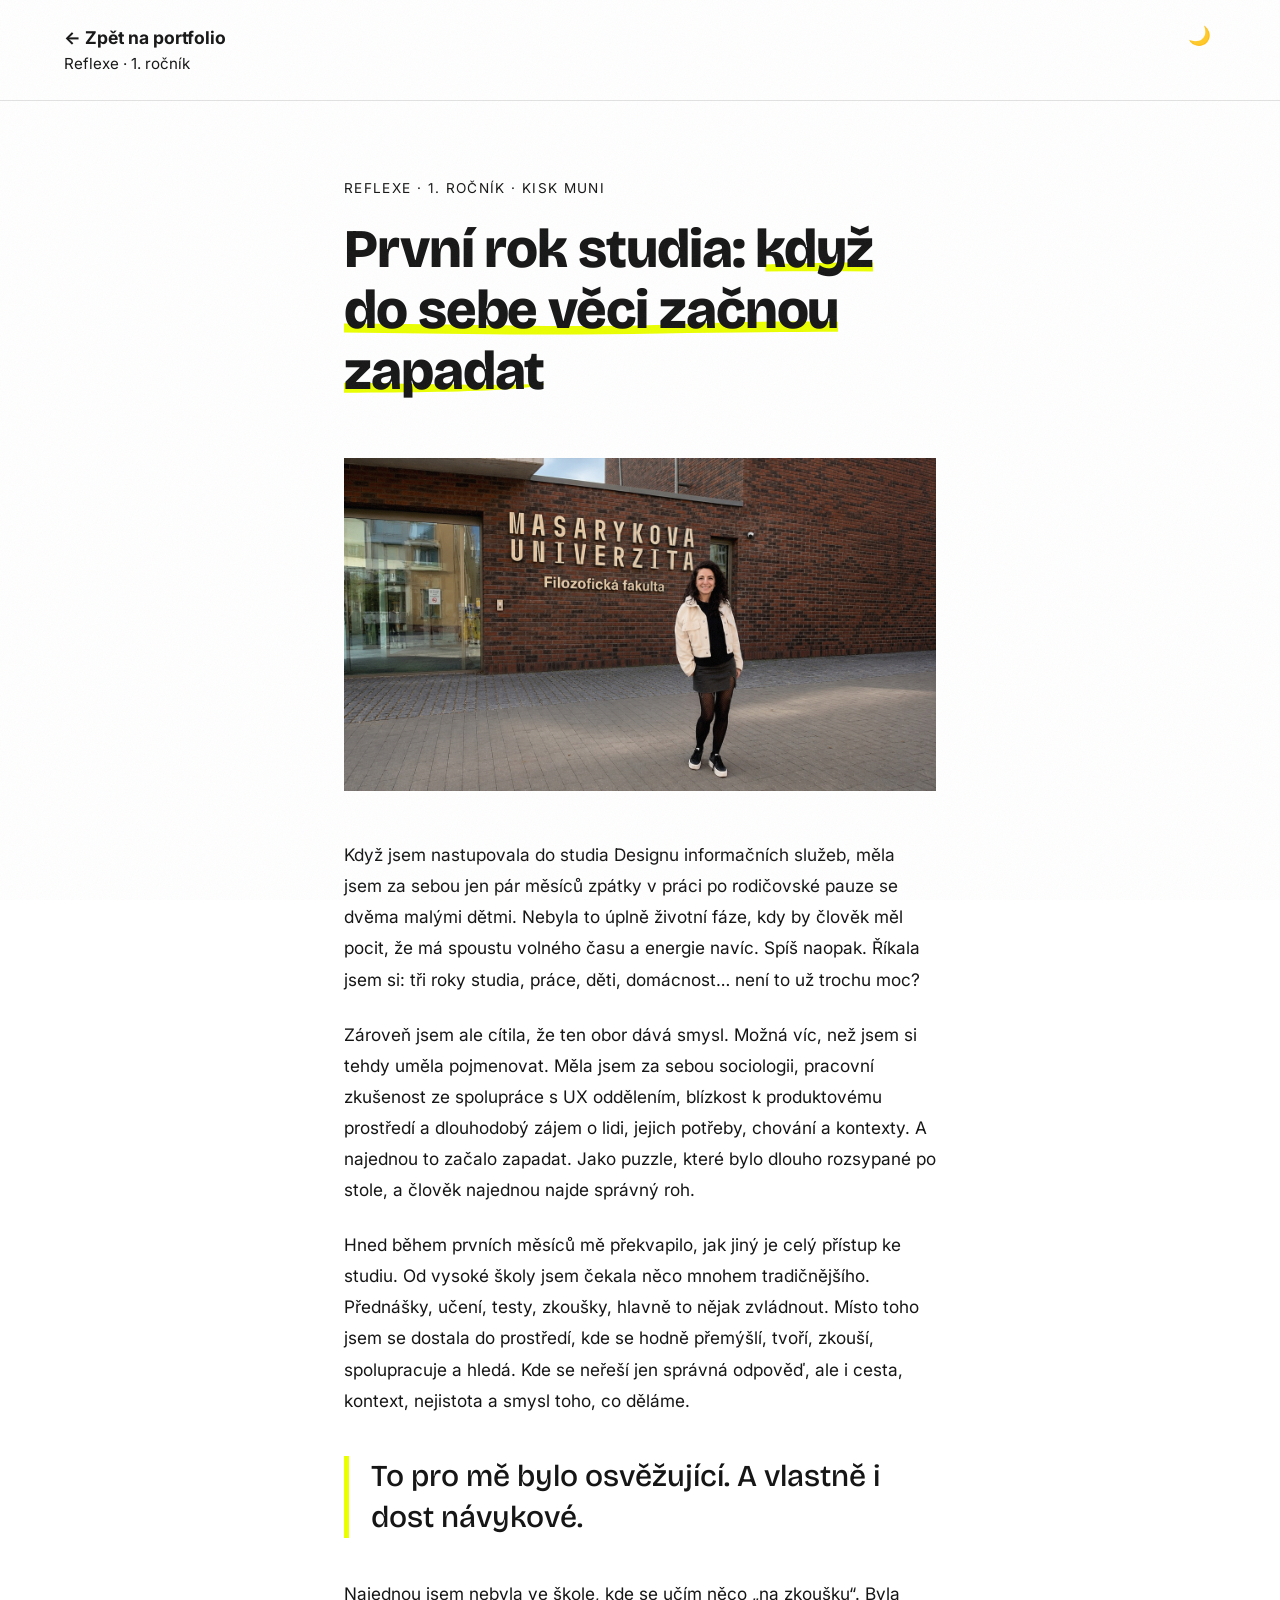
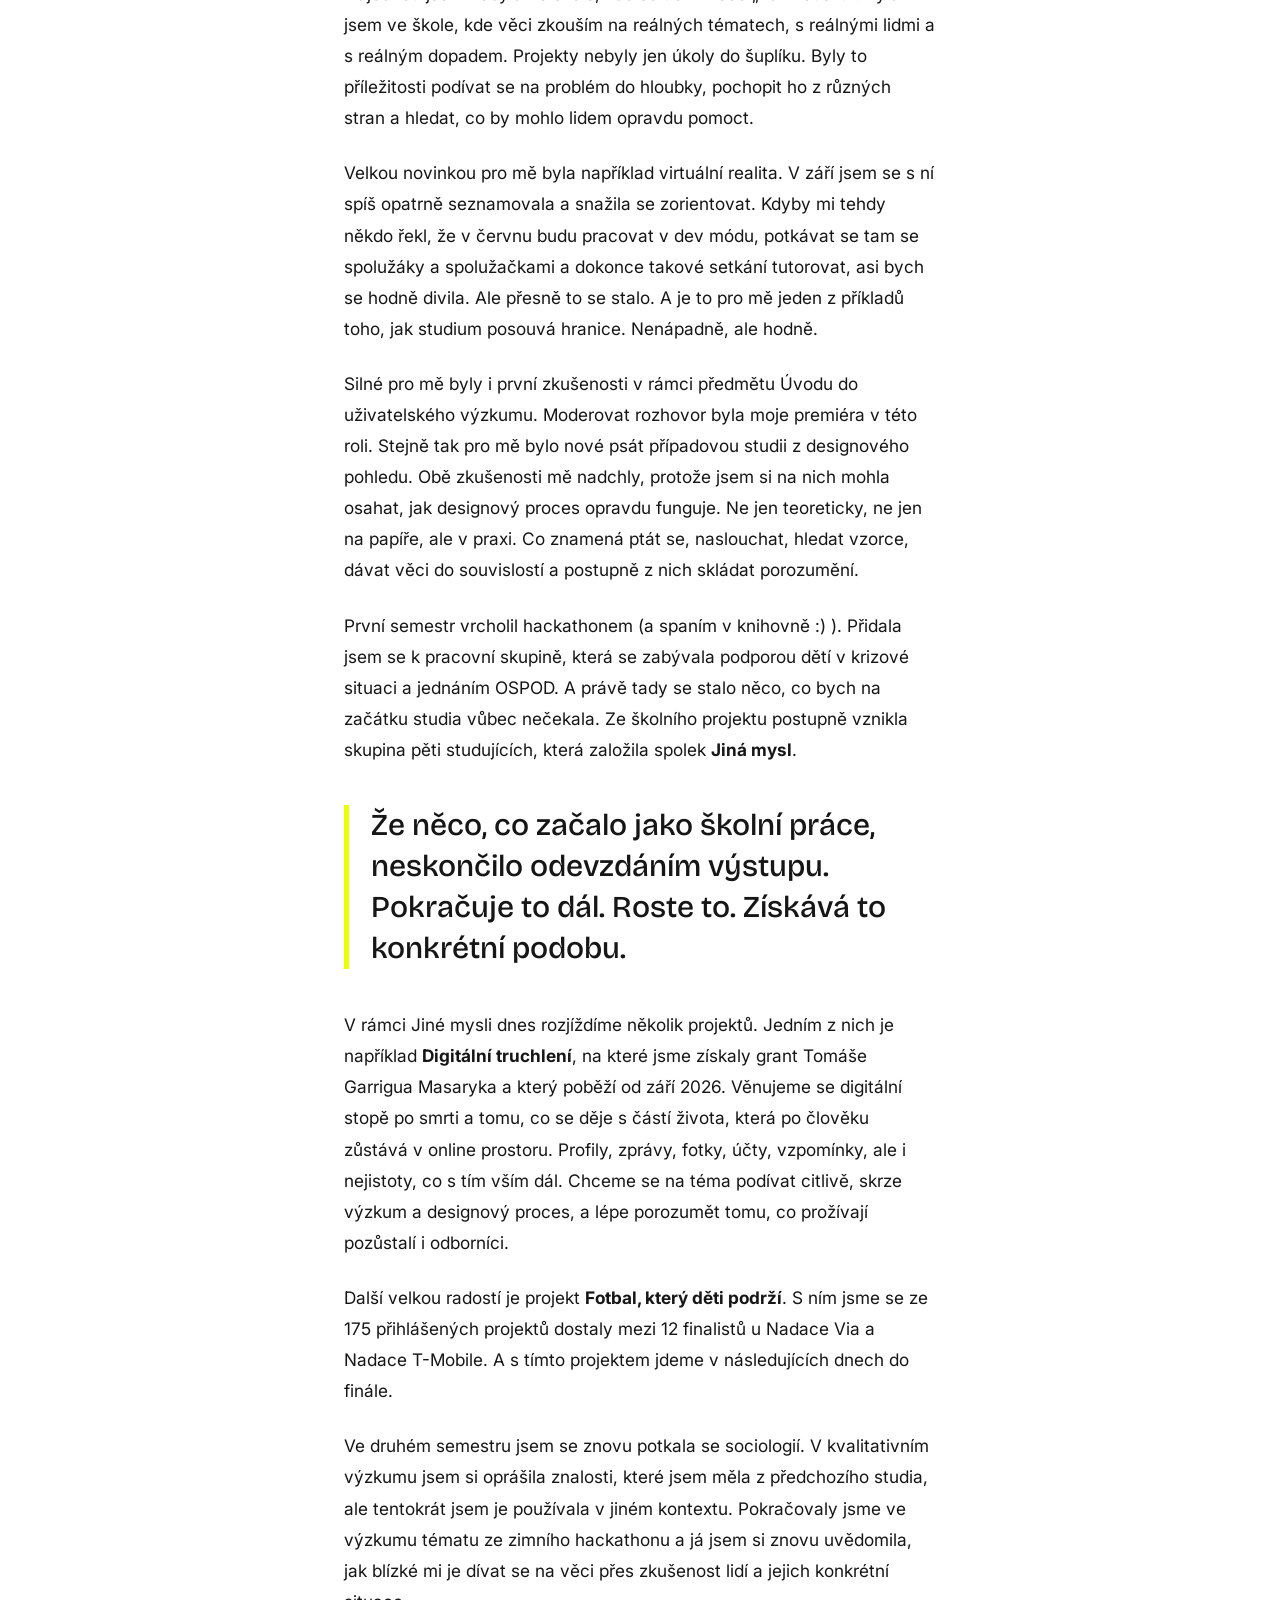
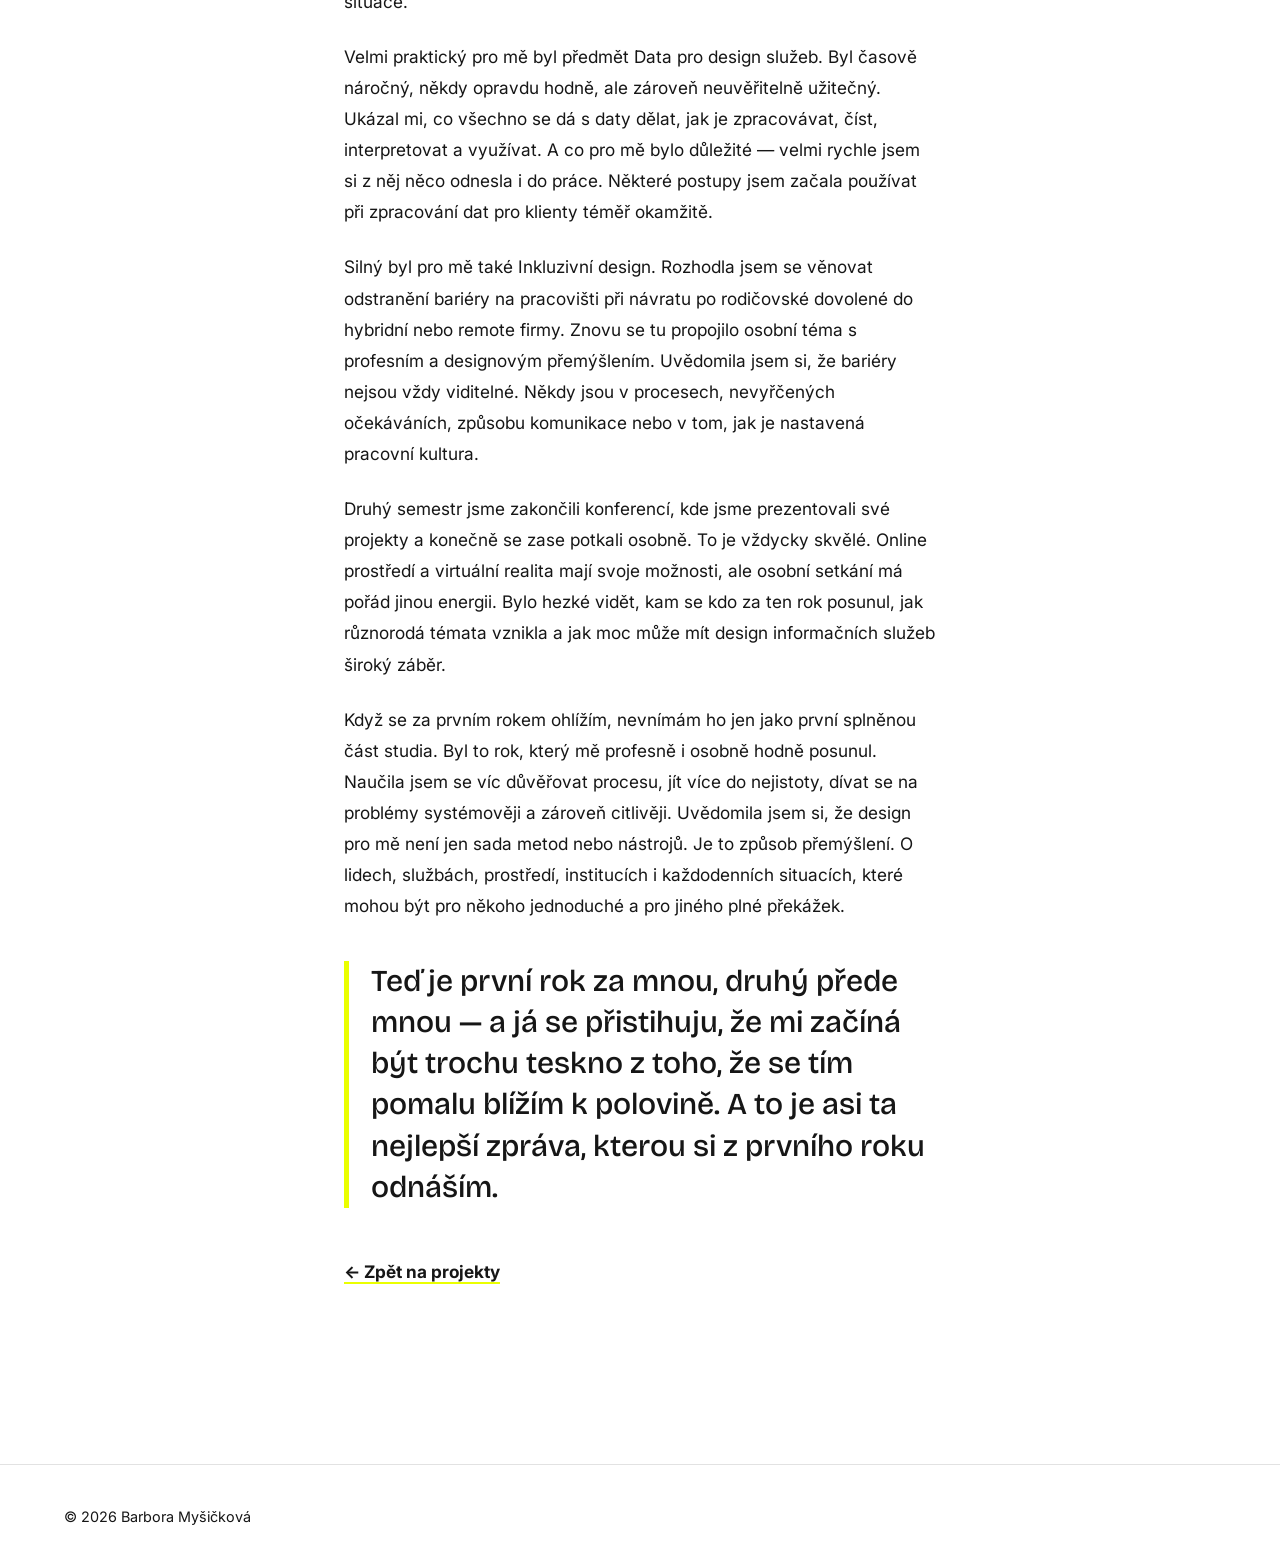
<file: reflexe-prvni-rok.html>
<!DOCTYPE html>
<html lang="cs">
<head>
  <meta charset="UTF-8" />
  <meta name="viewport" content="width=device-width, initial-scale=1.0" />
  <title>První rok studia — Barbora Myšičková</title>
  <meta name="description" content="Reflexe prvního roku studia Designu informačních služeb na KISK MUNI — když do sebe věci začnou zapadat." />
  <link rel="icon" href="images/favicon.svg" type="image/svg+xml" />

  <link rel="preconnect" href="https://fonts.googleapis.com" />
  <link rel="preconnect" href="https://fonts.gstatic.com" crossorigin />
  <link
    href="https://fonts.googleapis.com/css2?family=Bricolage+Grotesque:opsz,wght@12..96,300;12..96,400;12..96,500;12..96,700;12..96,800&family=Inter:ital,wght@0,300;0,400;0,500;0,600;0,700;1,300;1,400&display=swap"
    rel="stylesheet"
  />
  <link rel="stylesheet" href="css/style.css" />
</head>
<body>

  <!-- ===================== HORNÍ NAVIGACE ===================== -->
  <header class="nav">
    <div class="nav__brand">
      <p class="nav__name"><a href="index.html">← Zpět na portfolio</a></p>
      <p class="nav__role">Reflexe · 1. ročník</p>
    </div>
    <nav class="nav__menu">
      <button class="theme-toggle" type="button" aria-label="Přepnout tmavý režim">🌙</button>
    </nav>
  </header>

  <main class="article">
    <p class="article__kicker reveal">Reflexe · 1. ročník · KISK MUNI</p>
    <h1 class="article__title reveal">První rok studia: <span class="hl-title">když do sebe věci začnou zapadat</span></h1>

    <img class="article__lead reveal" src="images/reflexe-foto.jpg"
         alt="Barbora před Filozofickou fakultou Masarykovy univerzity" />

    <div class="article__body">
      <p class="reveal">Když jsem nastupovala do studia Designu informačních služeb, měla jsem za sebou jen pár měsíců zpátky v práci po rodičovské pauze se dvěma malými dětmi. Nebyla to úplně životní fáze, kdy by člověk měl pocit, že má spoustu volného času a energie navíc. Spíš naopak. Říkala jsem si: tři roky studia, práce, děti, domácnost… není to už trochu moc?</p>

      <p class="reveal">Zároveň jsem ale cítila, že ten obor dává smysl. Možná víc, než jsem si tehdy uměla pojmenovat. Měla jsem za sebou sociologii, pracovní zkušenost ze spolupráce s UX oddělením, blízkost k produktovému prostředí a dlouhodobý zájem o lidi, jejich potřeby, chování a kontexty. A najednou to začalo zapadat. Jako puzzle, které bylo dlouho rozsypané po stole, a člověk najednou najde správný roh.</p>

      <p class="reveal">Hned během prvních měsíců mě překvapilo, jak jiný je celý přístup ke studiu. Od vysoké školy jsem čekala něco mnohem tradičnějšího. Přednášky, učení, testy, zkoušky, hlavně to nějak zvládnout. Místo toho jsem se dostala do prostředí, kde se hodně přemýšlí, tvoří, zkouší, spolupracuje a hledá. Kde se neřeší jen správná odpověď, ale i cesta, kontext, nejistota a smysl toho, co děláme.</p>

      <p class="article__pull reveal">To pro mě bylo osvěžující. A vlastně i dost návykové.</p>

      <p class="reveal">Najednou jsem nebyla ve škole, kde se učím něco „na zkoušku“. Byla jsem ve škole, kde věci zkouším na reálných tématech, s reálnými lidmi a s reálným dopadem. Projekty nebyly jen úkoly do šuplíku. Byly to příležitosti podívat se na problém do hloubky, pochopit ho z různých stran a hledat, co by mohlo lidem opravdu pomoct.</p>

      <p class="reveal">Velkou novinkou pro mě byla například virtuální realita. V září jsem se s ní spíš opatrně seznamovala a snažila se zorientovat. Kdyby mi tehdy někdo řekl, že v červnu budu pracovat v dev módu, potkávat se tam se spolužáky a spolužačkami a dokonce takové setkání tutorovat, asi bych se hodně divila. Ale přesně to se stalo. A je to pro mě jeden z příkladů toho, jak studium posouvá hranice. Nenápadně, ale hodně.</p>

      <p class="reveal">Silné pro mě byly i první zkušenosti v rámci předmětu Úvodu do uživatelského výzkumu. Moderovat rozhovor byla moje premiéra v této roli. Stejně tak pro mě bylo nové psát případovou studii z designového pohledu. Obě zkušenosti mě nadchly, protože jsem si na nich mohla osahat, jak designový proces opravdu funguje. Ne jen teoreticky, ne jen na papíře, ale v praxi. Co znamená ptát se, naslouchat, hledat vzorce, dávat věci do souvislostí a postupně z nich skládat porozumění.</p>

      <p class="reveal">První semestr vrcholil hackathonem (a spaním v knihovně :) ). Přidala jsem se k pracovní skupině, která se zabývala podporou dětí v krizové situaci a jednáním OSPOD. A právě tady se stalo něco, co bych na začátku studia vůbec nečekala. Ze školního projektu postupně vznikla skupina pěti studujících, která založila spolek <strong>Jiná mysl</strong>.</p>

      <p class="article__pull reveal">Že něco, co začalo jako školní práce, neskončilo odevzdáním výstupu. Pokračuje to dál. Roste to. Získává to konkrétní podobu.</p>

      <p class="reveal">V rámci Jiné mysli dnes rozjíždíme několik projektů. Jedním z nich je například <strong>Digitální truchlení</strong>, na které jsme získaly grant Tomáše Garrigua Masaryka a který poběží od září 2026. Věnujeme se digitální stopě po smrti a tomu, co se děje s částí života, která po člověku zůstává v online prostoru. Profily, zprávy, fotky, účty, vzpomínky, ale i nejistoty, co s tím vším dál. Chceme se na téma podívat citlivě, skrze výzkum a designový proces, a lépe porozumět tomu, co prožívají pozůstalí i odborníci.</p>

      <p class="reveal">Další velkou radostí je projekt <strong>Fotbal, který děti podrží</strong>. S ním jsme se ze 175 přihlášených projektů dostaly mezi 12 finalistů u Nadace Via a Nadace T-Mobile. A s tímto projektem jdeme v následujících dnech do finále.</p>

      <p class="reveal">Ve druhém semestru jsem se znovu potkala se sociologií. V kvalitativním výzkumu jsem si oprášila znalosti, které jsem měla z předchozího studia, ale tentokrát jsem je používala v jiném kontextu. Pokračovaly jsme ve výzkumu tématu ze zimního hackathonu a já jsem si znovu uvědomila, jak blízké mi je dívat se na věci přes zkušenost lidí a jejich konkrétní situace.</p>

      <p class="reveal">Velmi praktický pro mě byl předmět Data pro design služeb. Byl časově náročný, někdy opravdu hodně, ale zároveň neuvěřitelně užitečný. Ukázal mi, co všechno se dá s daty dělat, jak je zpracovávat, číst, interpretovat a využívat. A co pro mě bylo důležité — velmi rychle jsem si z něj něco odnesla i do práce. Některé postupy jsem začala používat při zpracování dat pro klienty téměř okamžitě.</p>

      <p class="reveal">Silný byl pro mě také Inkluzivní design. Rozhodla jsem se věnovat odstranění bariéry na pracovišti při návratu po rodičovské dovolené do hybridní nebo remote firmy. Znovu se tu propojilo osobní téma s profesním a designovým přemýšlením. Uvědomila jsem si, že bariéry nejsou vždy viditelné. Někdy jsou v procesech, nevyřčených očekáváních, způsobu komunikace nebo v tom, jak je nastavená pracovní kultura.</p>

      <p class="reveal">Druhý semestr jsme zakončili konferencí, kde jsme prezentovali své projekty a konečně se zase potkali osobně. To je vždycky skvělé. Online prostředí a virtuální realita mají svoje možnosti, ale osobní setkání má pořád jinou energii. Bylo hezké vidět, kam se kdo za ten rok posunul, jak různorodá témata vznikla a jak moc může mít design informačních služeb široký záběr.</p>

      <p class="reveal">Když se za prvním rokem ohlížím, nevnímám ho jen jako první splněnou část studia. Byl to rok, který mě profesně i osobně hodně posunul. Naučila jsem se víc důvěřovat procesu, jít více do nejistoty, dívat se na problémy systémověji a zároveň citlivěji. Uvědomila jsem si, že design pro mě není jen sada metod nebo nástrojů. Je to způsob přemýšlení. O lidech, službách, prostředí, institucích i každodenních situacích, které mohou být pro někoho jednoduché a pro jiného plné překážek.</p>

      <p class="article__pull reveal">Teď je první rok za mnou, druhý přede mnou — a já se přistihuju, že mi začíná být trochu teskno z toho, že se tím pomalu blížím k polovině. A to je asi ta nejlepší zpráva, kterou si z prvního roku odnáším.</p>

      <p class="article__back reveal"><a href="index.html#projekty">← Zpět na projekty</a></p>
    </div>
  </main>

  <footer class="footer">
    <p>© 2026 Barbora Myšičková</p>
  </footer>

  <script src="js/main.js"></script>
</body>
</html>
</file>
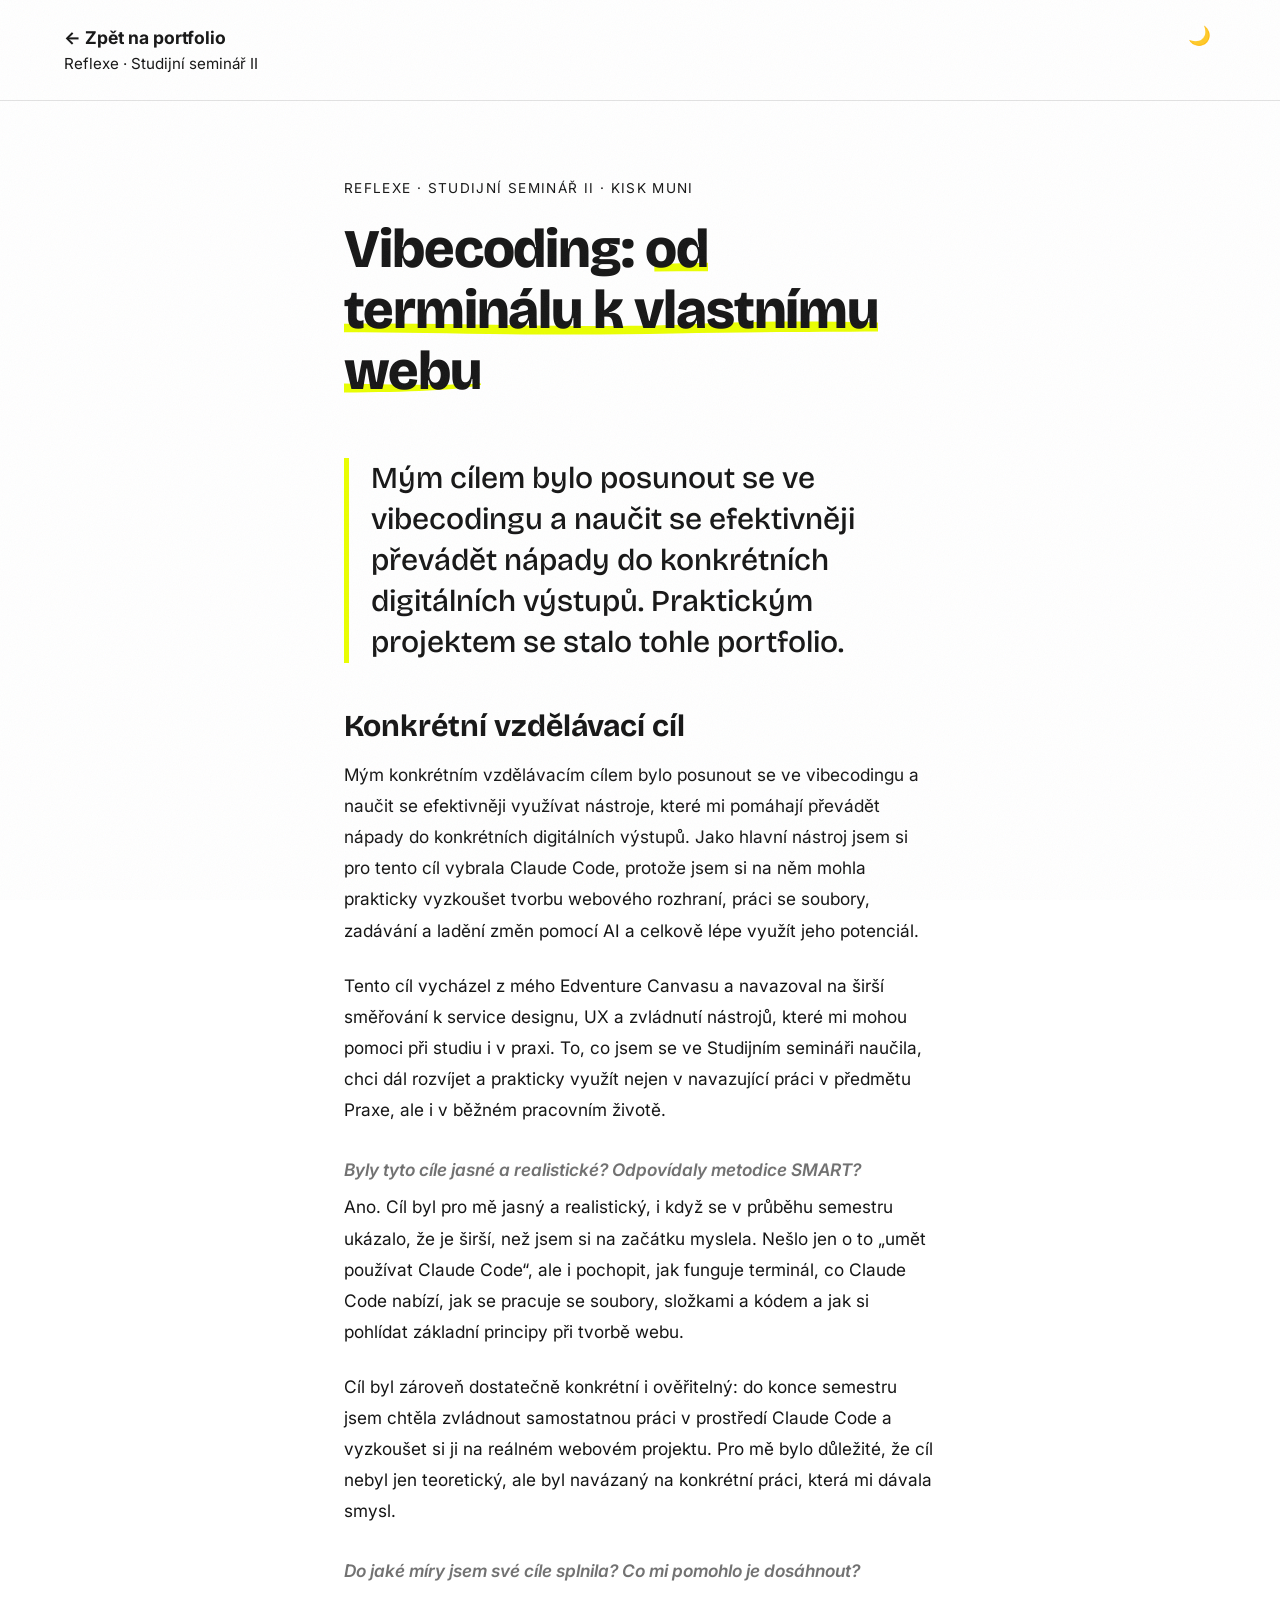
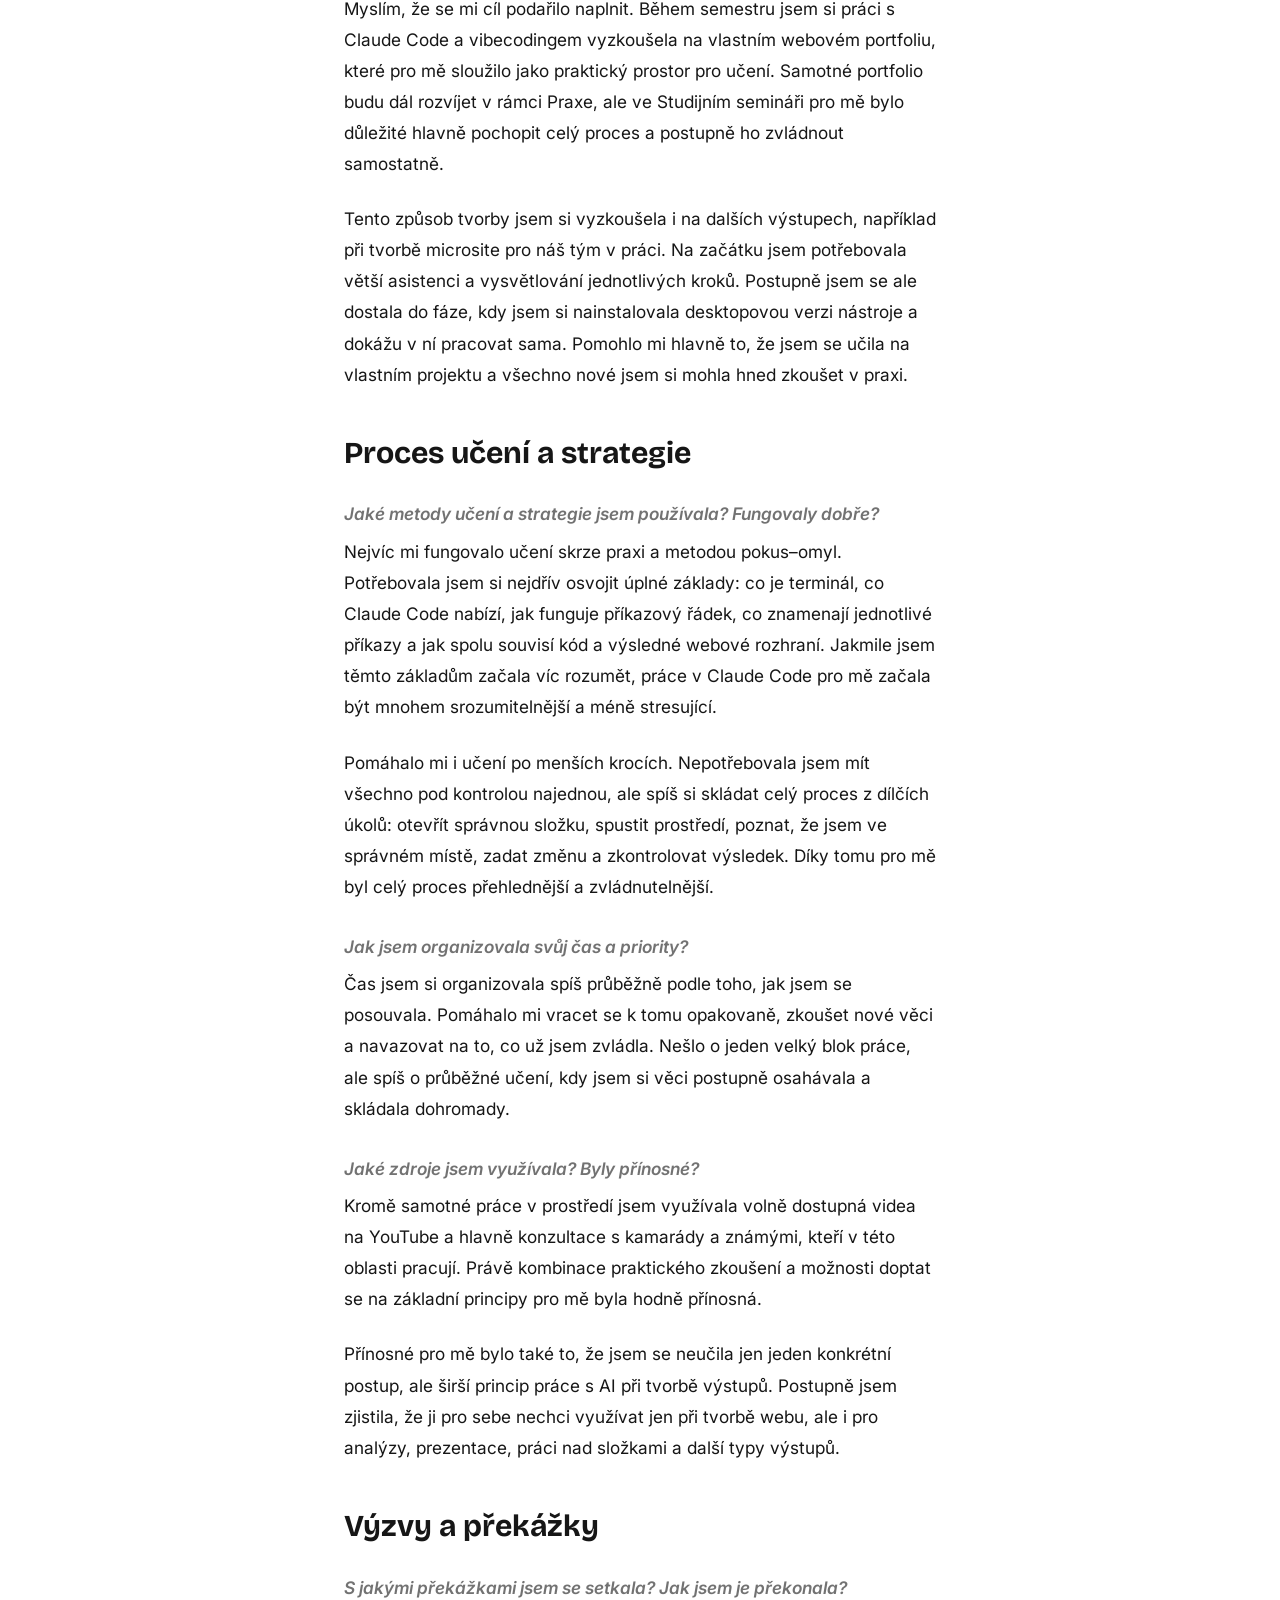
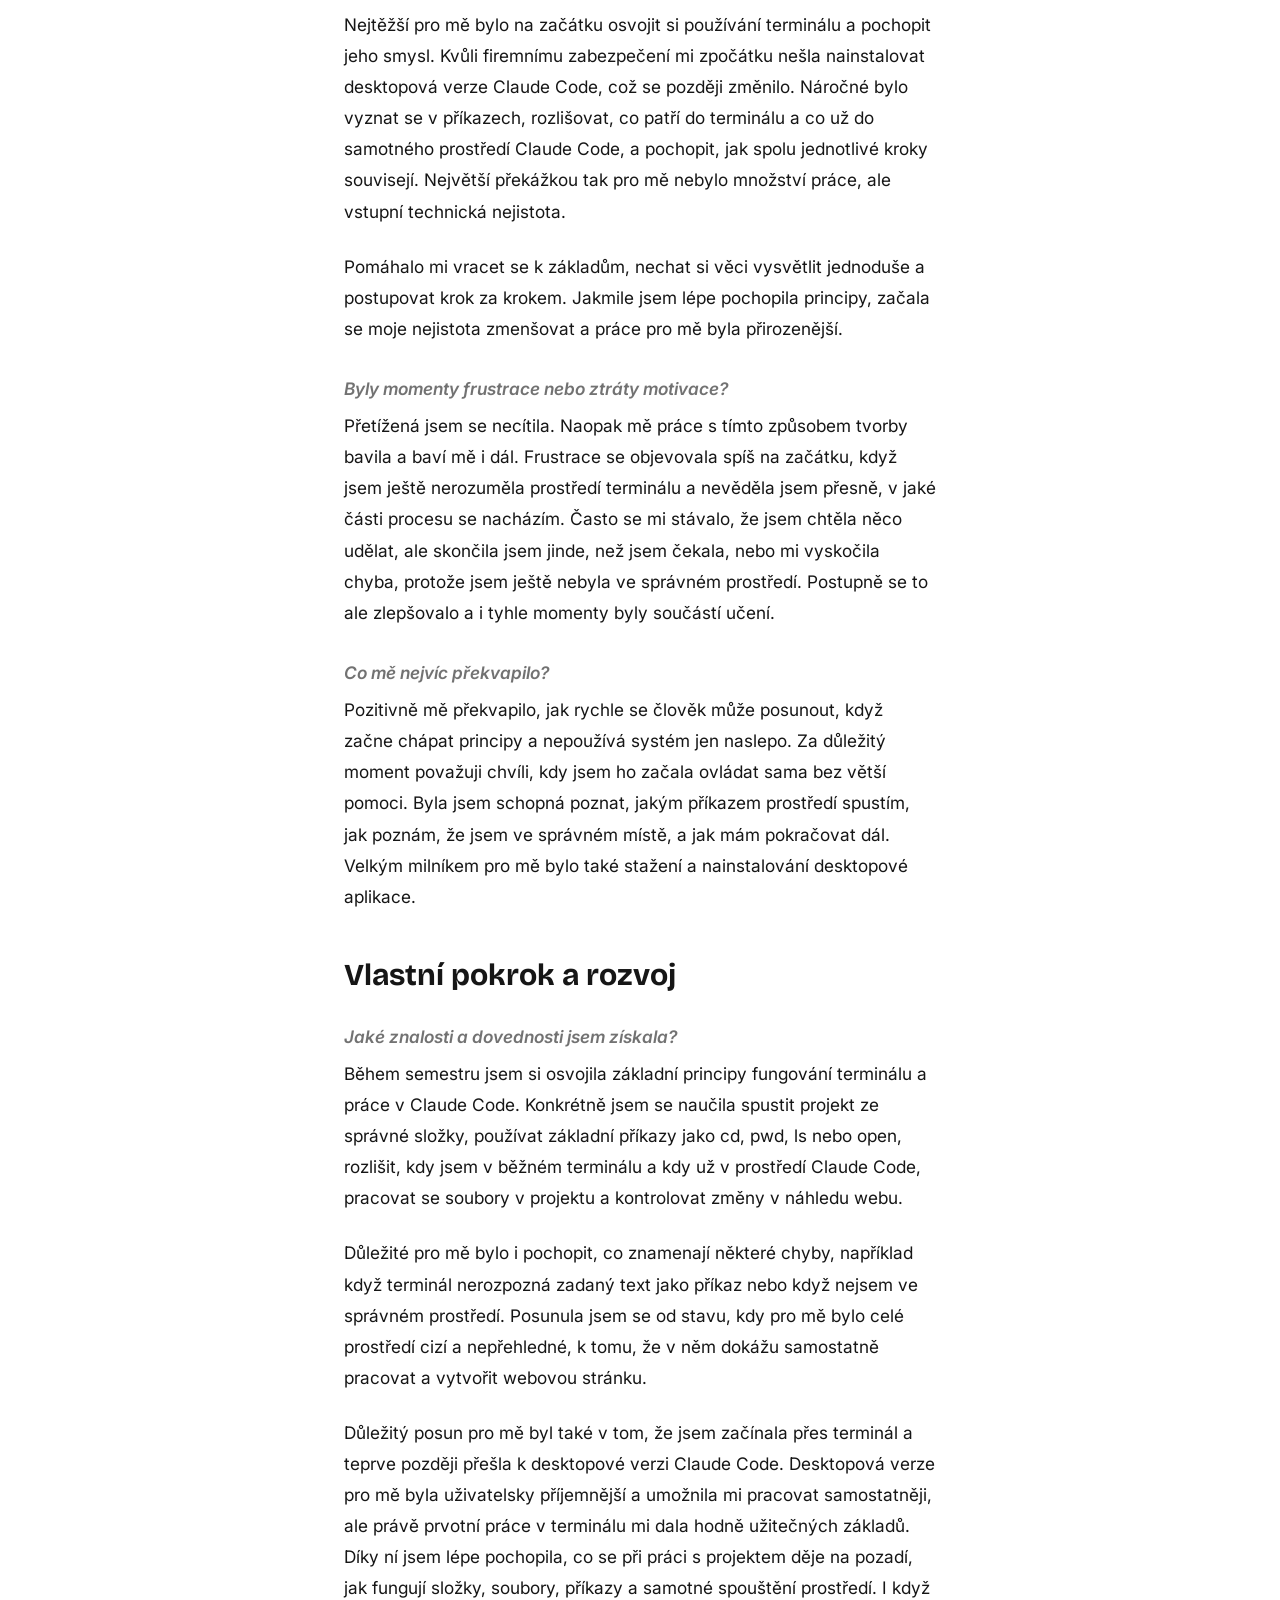
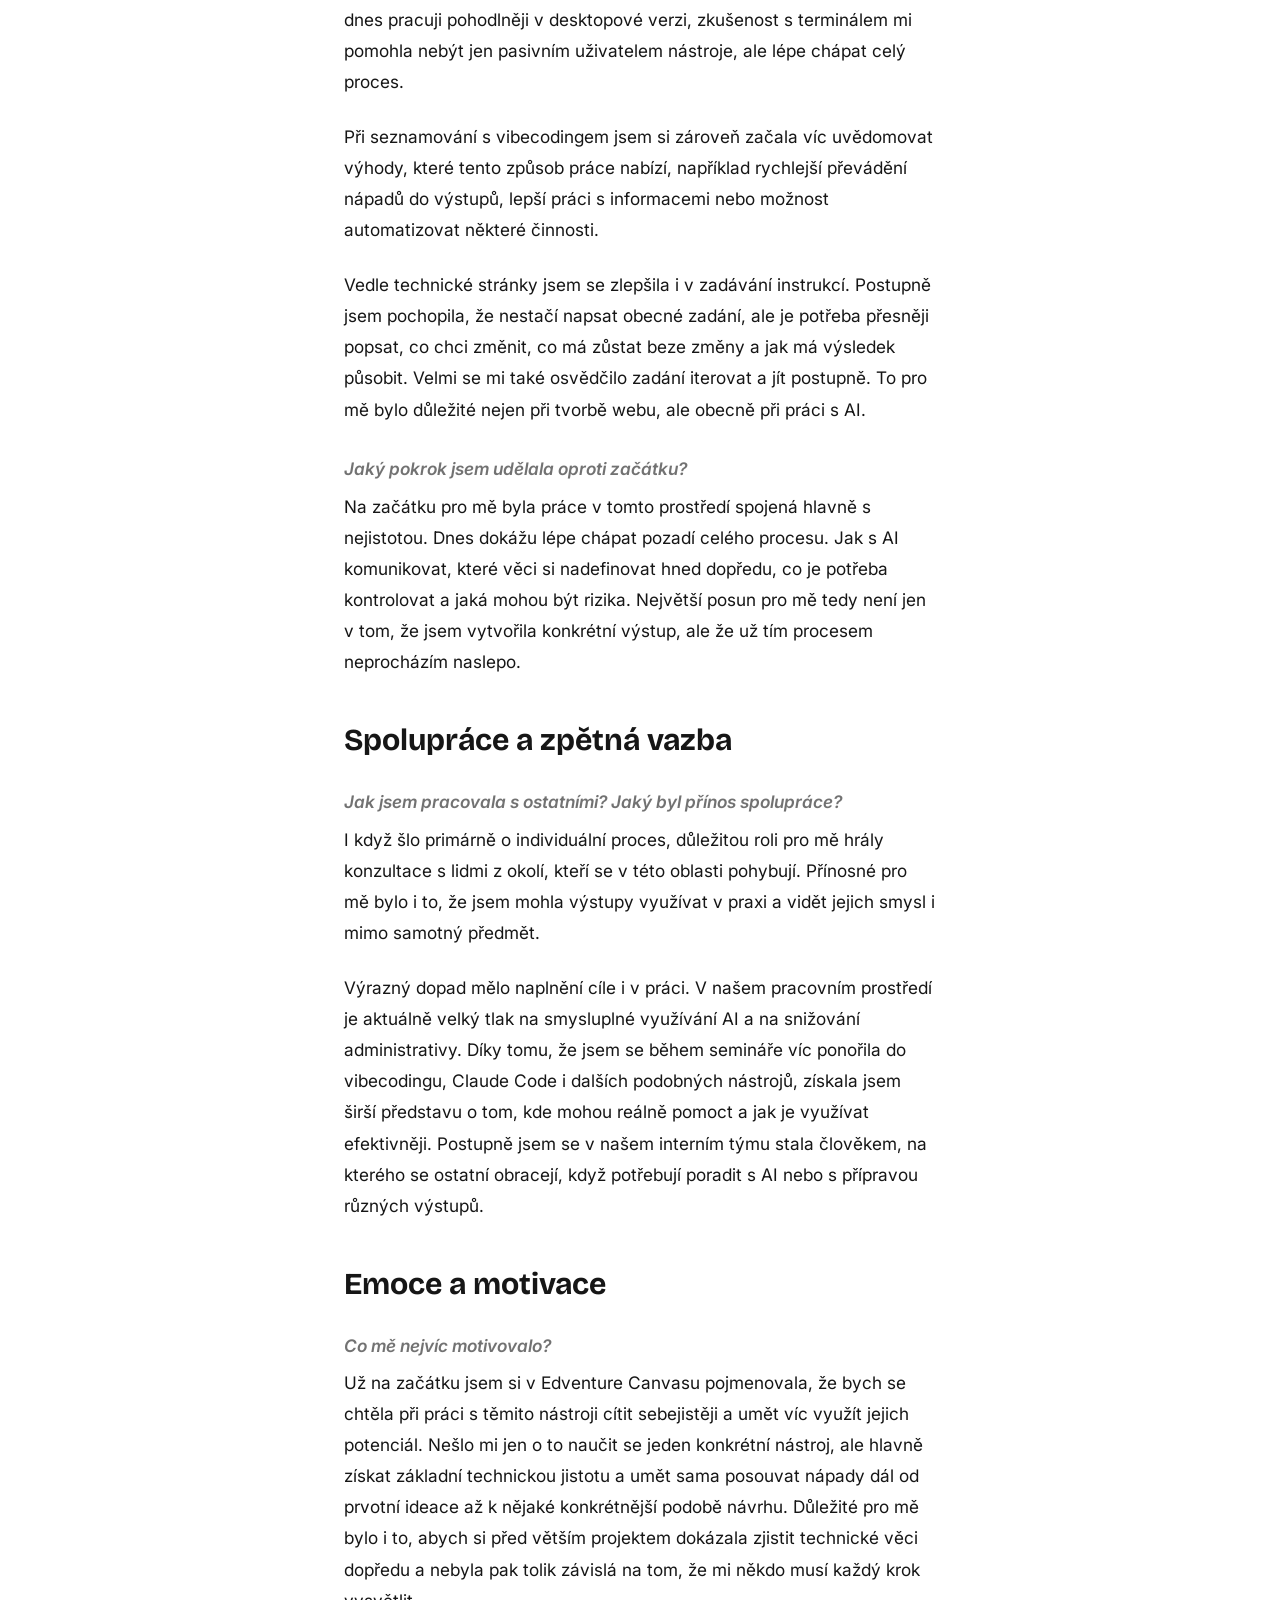
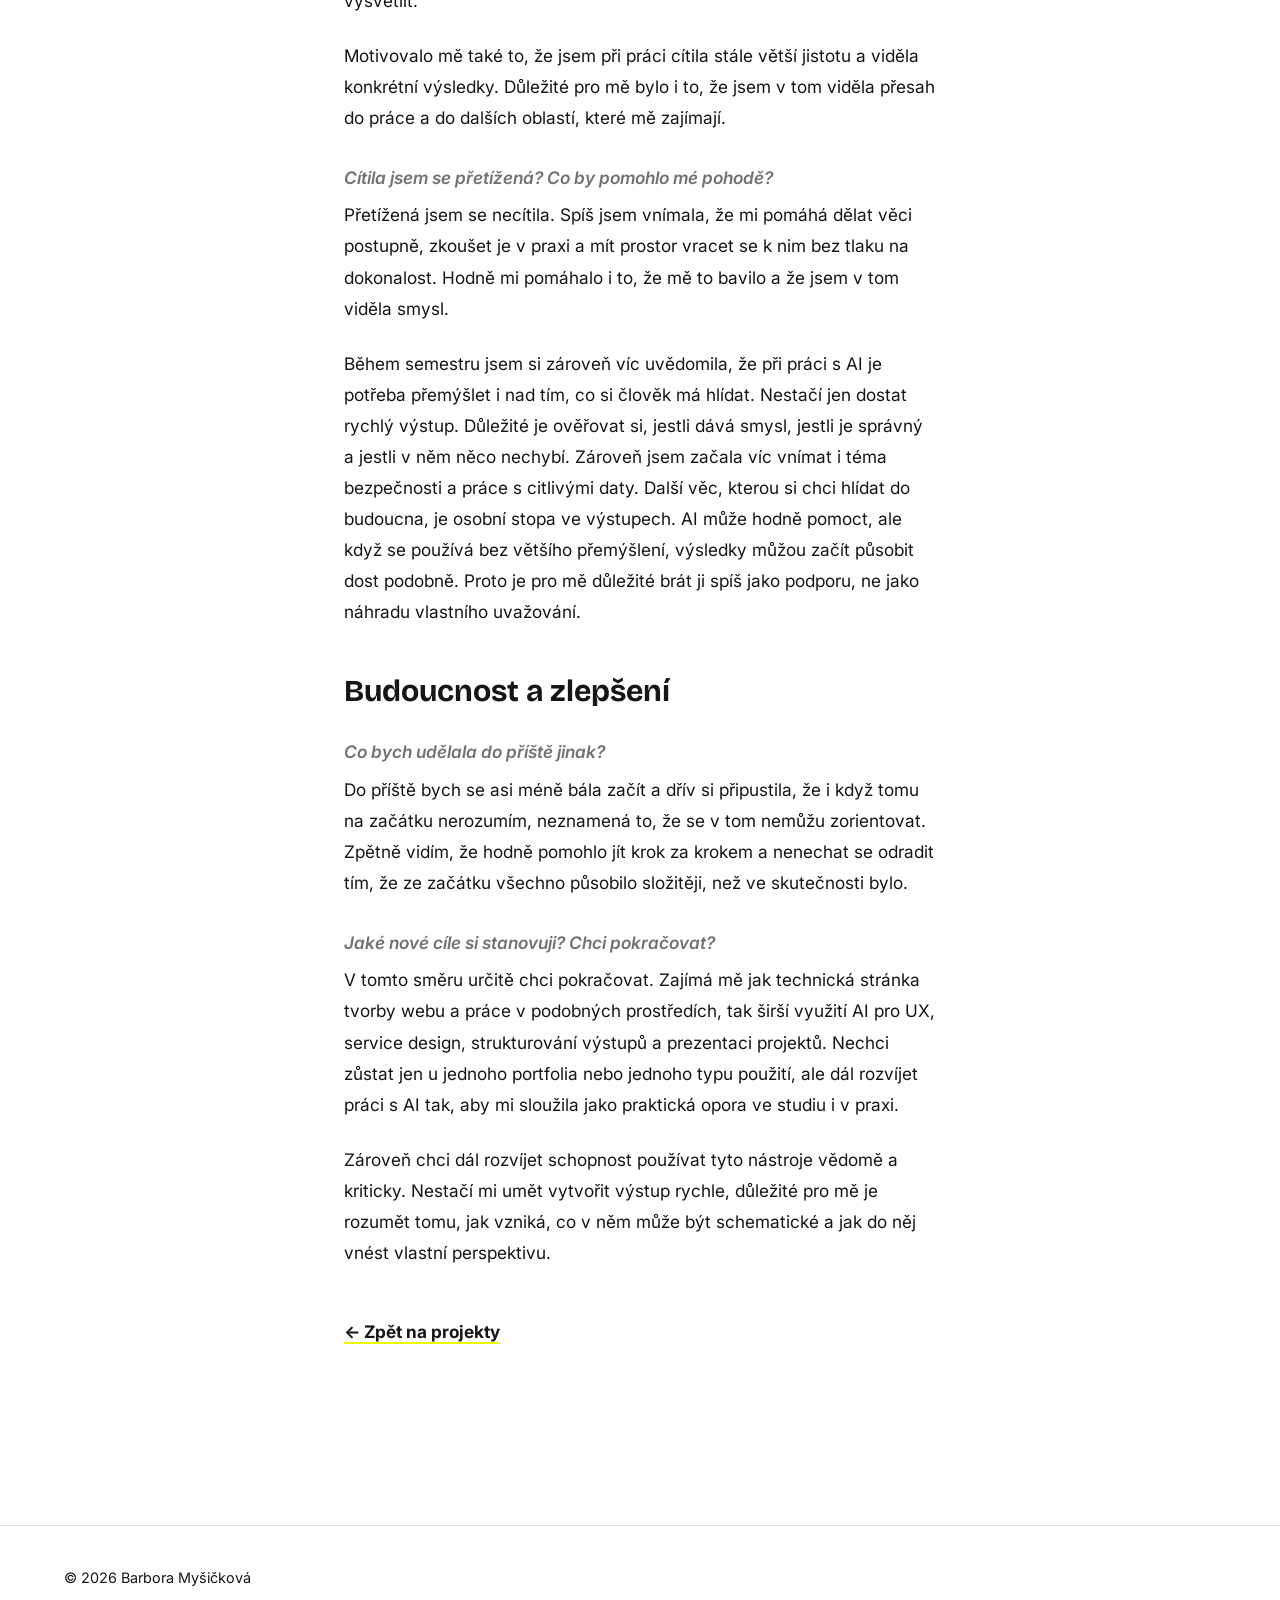
<file: reflexe-studijni-seminar.html>
<!DOCTYPE html>
<html lang="cs">
<head>
  <meta charset="UTF-8" />
  <meta name="viewport" content="width=device-width, initial-scale=1.0" />
  <title>Studijní seminář II — Barbora Myšičková</title>
  <meta name="description" content="Reflexe Studijního semináře II na KISK MUNI — jak jsem se učila vibecoding v Claude Code a praktickým projektem se stalo vlastní portfolio." />
  <link rel="icon" href="images/favicon.svg" type="image/svg+xml" />

  <link rel="preconnect" href="https://fonts.googleapis.com" />
  <link rel="preconnect" href="https://fonts.gstatic.com" crossorigin />
  <link
    href="https://fonts.googleapis.com/css2?family=Bricolage+Grotesque:opsz,wght@12..96,300;12..96,400;12..96,500;12..96,700;12..96,800&family=Inter:ital,wght@0,300;0,400;0,500;0,600;0,700;1,300;1,400&display=swap"
    rel="stylesheet"
  />
  <link rel="stylesheet" href="css/style.css" />
</head>
<body>

  <header class="nav">
    <div class="nav__brand">
      <p class="nav__name"><a href="index.html">← Zpět na portfolio</a></p>
      <p class="nav__role">Reflexe · Studijní seminář II</p>
    </div>
    <nav class="nav__menu">
      <button class="theme-toggle" type="button" aria-label="Přepnout tmavý režim">🌙</button>
    </nav>
  </header>

  <main class="article">
    <p class="article__kicker reveal">Reflexe · Studijní seminář II · KISK MUNI</p>
    <h1 class="article__title reveal">Vibecoding: <span class="hl-title">od terminálu k vlastnímu webu</span></h1>

    <div class="article__body">
      <p class="article__pull reveal">Mým cílem bylo posunout se ve vibecodingu a naučit se efektivněji převádět nápady do konkrétních digitálních výstupů. Praktickým projektem se stalo tohle portfolio.</p>

      <h2 class="reveal">Konkrétní vzdělávací cíl</h2>
      <p class="reveal">Mým konkrétním vzdělávacím cílem bylo posunout se ve vibecodingu a naučit se efektivněji využívat nástroje, které mi pomáhají převádět nápady do konkrétních digitálních výstupů. Jako hlavní nástroj jsem si pro tento cíl vybrala Claude Code, protože jsem si na něm mohla prakticky vyzkoušet tvorbu webového rozhraní, práci se soubory, zadávání a ladění změn pomocí AI a celkově lépe využít jeho potenciál.</p>
      <p class="reveal">Tento cíl vycházel z mého Edventure Canvasu a navazoval na širší směřování k service designu, UX a zvládnutí nástrojů, které mi mohou pomoci při studiu i v praxi. To, co jsem se ve Studijním semináři naučila, chci dál rozvíjet a prakticky využít nejen v navazující práci v předmětu Praxe, ale i v běžném pracovním životě.</p>

      <p class="article__q reveal">Byly tyto cíle jasné a realistické? Odpovídaly metodice SMART?</p>
      <p class="reveal">Ano. Cíl byl pro mě jasný a realistický, i když se v průběhu semestru ukázalo, že je širší, než jsem si na začátku myslela. Nešlo jen o to „umět používat Claude Code“, ale i pochopit, jak funguje terminál, co Claude Code nabízí, jak se pracuje se soubory, složkami a kódem a jak si pohlídat základní principy při tvorbě webu.</p>
      <p class="reveal">Cíl byl zároveň dostatečně konkrétní i ověřitelný: do konce semestru jsem chtěla zvládnout samostatnou práci v prostředí Claude Code a vyzkoušet si ji na reálném webovém projektu. Pro mě bylo důležité, že cíl nebyl jen teoretický, ale byl navázaný na konkrétní práci, která mi dávala smysl.</p>

      <p class="article__q reveal">Do jaké míry jsem své cíle splnila? Co mi pomohlo je dosáhnout?</p>
      <p class="reveal">Myslím, že se mi cíl podařilo naplnit. Během semestru jsem si práci s Claude Code a vibecodingem vyzkoušela na vlastním webovém portfoliu, které pro mě sloužilo jako praktický prostor pro učení. Samotné portfolio budu dál rozvíjet v rámci Praxe, ale ve Studijním semináři pro mě bylo důležité hlavně pochopit celý proces a postupně ho zvládnout samostatně.</p>
      <p class="reveal">Tento způsob tvorby jsem si vyzkoušela i na dalších výstupech, například při tvorbě microsite pro náš tým v práci. Na začátku jsem potřebovala větší asistenci a vysvětlování jednotlivých kroků. Postupně jsem se ale dostala do fáze, kdy jsem si nainstalovala desktopovou verzi nástroje a dokážu v ní pracovat sama. Pomohlo mi hlavně to, že jsem se učila na vlastním projektu a všechno nové jsem si mohla hned zkoušet v praxi.</p>

      <h2 class="reveal">Proces učení a strategie</h2>
      <p class="article__q reveal">Jaké metody učení a strategie jsem používala? Fungovaly dobře?</p>
      <p class="reveal">Nejvíc mi fungovalo učení skrze praxi a metodou pokus–omyl. Potřebovala jsem si nejdřív osvojit úplné základy: co je terminál, co Claude Code nabízí, jak funguje příkazový řádek, co znamenají jednotlivé příkazy a jak spolu souvisí kód a výsledné webové rozhraní. Jakmile jsem těmto základům začala víc rozumět, práce v Claude Code pro mě začala být mnohem srozumitelnější a méně stresující.</p>
      <p class="reveal">Pomáhalo mi i učení po menších krocích. Nepotřebovala jsem mít všechno pod kontrolou najednou, ale spíš si skládat celý proces z dílčích úkolů: otevřít správnou složku, spustit prostředí, poznat, že jsem ve správném místě, zadat změnu a zkontrolovat výsledek. Díky tomu pro mě byl celý proces přehlednější a zvládnutelnější.</p>

      <p class="article__q reveal">Jak jsem organizovala svůj čas a priority?</p>
      <p class="reveal">Čas jsem si organizovala spíš průběžně podle toho, jak jsem se posouvala. Pomáhalo mi vracet se k tomu opakovaně, zkoušet nové věci a navazovat na to, co už jsem zvládla. Nešlo o jeden velký blok práce, ale spíš o průběžné učení, kdy jsem si věci postupně osahávala a skládala dohromady.</p>

      <p class="article__q reveal">Jaké zdroje jsem využívala? Byly přínosné?</p>
      <p class="reveal">Kromě samotné práce v prostředí jsem využívala volně dostupná videa na YouTube a hlavně konzultace s kamarády a známými, kteří v této oblasti pracují. Právě kombinace praktického zkoušení a možnosti doptat se na základní principy pro mě byla hodně přínosná.</p>
      <p class="reveal">Přínosné pro mě bylo také to, že jsem se neučila jen jeden konkrétní postup, ale širší princip práce s AI při tvorbě výstupů. Postupně jsem zjistila, že ji pro sebe nechci využívat jen při tvorbě webu, ale i pro analýzy, prezentace, práci nad složkami a další typy výstupů.</p>

      <h2 class="reveal">Výzvy a překážky</h2>
      <p class="article__q reveal">S jakými překážkami jsem se setkala? Jak jsem je překonala?</p>
      <p class="reveal">Nejtěžší pro mě bylo na začátku osvojit si používání terminálu a pochopit jeho smysl. Kvůli firemnímu zabezpečení mi zpočátku nešla nainstalovat desktopová verze Claude Code, což se později změnilo. Náročné bylo vyznat se v příkazech, rozlišovat, co patří do terminálu a co už do samotného prostředí Claude Code, a pochopit, jak spolu jednotlivé kroky souvisejí. Největší překážkou tak pro mě nebylo množství práce, ale vstupní technická nejistota.</p>
      <p class="reveal">Pomáhalo mi vracet se k základům, nechat si věci vysvětlit jednoduše a postupovat krok za krokem. Jakmile jsem lépe pochopila principy, začala se moje nejistota zmenšovat a práce pro mě byla přirozenější.</p>

      <p class="article__q reveal">Byly momenty frustrace nebo ztráty motivace?</p>
      <p class="reveal">Přetížená jsem se necítila. Naopak mě práce s tímto způsobem tvorby bavila a baví mě i dál. Frustrace se objevovala spíš na začátku, když jsem ještě nerozuměla prostředí terminálu a nevěděla jsem přesně, v jaké části procesu se nacházím. Často se mi stávalo, že jsem chtěla něco udělat, ale skončila jsem jinde, než jsem čekala, nebo mi vyskočila chyba, protože jsem ještě nebyla ve správném prostředí. Postupně se to ale zlepšovalo a i tyhle momenty byly součástí učení.</p>

      <p class="article__q reveal">Co mě nejvíc překvapilo?</p>
      <p class="reveal">Pozitivně mě překvapilo, jak rychle se člověk může posunout, když začne chápat principy a nepoužívá systém jen naslepo. Za důležitý moment považuji chvíli, kdy jsem ho začala ovládat sama bez větší pomoci. Byla jsem schopná poznat, jakým příkazem prostředí spustím, jak poznám, že jsem ve správném místě, a jak mám pokračovat dál. Velkým milníkem pro mě bylo také stažení a nainstalování desktopové aplikace.</p>

      <h2 class="reveal">Vlastní pokrok a rozvoj</h2>
      <p class="article__q reveal">Jaké znalosti a dovednosti jsem získala?</p>
      <p class="reveal">Během semestru jsem si osvojila základní principy fungování terminálu a práce v Claude Code. Konkrétně jsem se naučila spustit projekt ze správné složky, používat základní příkazy jako cd, pwd, ls nebo open, rozlišit, kdy jsem v běžném terminálu a kdy už v prostředí Claude Code, pracovat se soubory v projektu a kontrolovat změny v náhledu webu.</p>
      <p class="reveal">Důležité pro mě bylo i pochopit, co znamenají některé chyby, například když terminál nerozpozná zadaný text jako příkaz nebo když nejsem ve správném prostředí. Posunula jsem se od stavu, kdy pro mě bylo celé prostředí cizí a nepřehledné, k tomu, že v něm dokážu samostatně pracovat a vytvořit webovou stránku.</p>
      <p class="reveal">Důležitý posun pro mě byl také v tom, že jsem začínala přes terminál a teprve později přešla k desktopové verzi Claude Code. Desktopová verze pro mě byla uživatelsky příjemnější a umožnila mi pracovat samostatněji, ale právě prvotní práce v terminálu mi dala hodně užitečných základů. Díky ní jsem lépe pochopila, co se při práci s projektem děje na pozadí, jak fungují složky, soubory, příkazy a samotné spouštění prostředí. I když dnes pracuji pohodlněji v desktopové verzi, zkušenost s terminálem mi pomohla nebýt jen pasivním uživatelem nástroje, ale lépe chápat celý proces.</p>
      <p class="reveal">Při seznamování s vibecodingem jsem si zároveň začala víc uvědomovat výhody, které tento způsob práce nabízí, například rychlejší převádění nápadů do výstupů, lepší práci s informacemi nebo možnost automatizovat některé činnosti.</p>
      <p class="reveal">Vedle technické stránky jsem se zlepšila i v zadávání instrukcí. Postupně jsem pochopila, že nestačí napsat obecné zadání, ale je potřeba přesněji popsat, co chci změnit, co má zůstat beze změny a jak má výsledek působit. Velmi se mi také osvědčilo zadání iterovat a jít postupně. To pro mě bylo důležité nejen při tvorbě webu, ale obecně při práci s AI.</p>

      <p class="article__q reveal">Jaký pokrok jsem udělala oproti začátku?</p>
      <p class="reveal">Na začátku pro mě byla práce v tomto prostředí spojená hlavně s nejistotou. Dnes dokážu lépe chápat pozadí celého procesu. Jak s AI komunikovat, které věci si nadefinovat hned dopředu, co je potřeba kontrolovat a jaká mohou být rizika. Největší posun pro mě tedy není jen v tom, že jsem vytvořila konkrétní výstup, ale že už tím procesem neprocházím naslepo.</p>

      <h2 class="reveal">Spolupráce a zpětná vazba</h2>
      <p class="article__q reveal">Jak jsem pracovala s ostatními? Jaký byl přínos spolupráce?</p>
      <p class="reveal">I když šlo primárně o individuální proces, důležitou roli pro mě hrály konzultace s lidmi z okolí, kteří se v této oblasti pohybují. Přínosné pro mě bylo i to, že jsem mohla výstupy využívat v praxi a vidět jejich smysl i mimo samotný předmět.</p>
      <p class="reveal">Výrazný dopad mělo naplnění cíle i v práci. V našem pracovním prostředí je aktuálně velký tlak na smysluplné využívání AI a na snižování administrativy. Díky tomu, že jsem se během semináře víc ponořila do vibecodingu, Claude Code i dalších podobných nástrojů, získala jsem širší představu o tom, kde mohou reálně pomoct a jak je využívat efektivněji. Postupně jsem se v našem interním týmu stala člověkem, na kterého se ostatní obracejí, když potřebují poradit s AI nebo s přípravou různých výstupů.</p>

      <h2 class="reveal">Emoce a motivace</h2>
      <p class="article__q reveal">Co mě nejvíc motivovalo?</p>
      <p class="reveal">Už na začátku jsem si v Edventure Canvasu pojmenovala, že bych se chtěla při práci s těmito nástroji cítit sebejistěji a umět víc využít jejich potenciál. Nešlo mi jen o to naučit se jeden konkrétní nástroj, ale hlavně získat základní technickou jistotu a umět sama posouvat nápady dál od prvotní ideace až k nějaké konkrétnější podobě návrhu. Důležité pro mě bylo i to, abych si před větším projektem dokázala zjistit technické věci dopředu a nebyla pak tolik závislá na tom, že mi někdo musí každý krok vysvětlit.</p>
      <p class="reveal">Motivovalo mě také to, že jsem při práci cítila stále větší jistotu a viděla konkrétní výsledky. Důležité pro mě bylo i to, že jsem v tom viděla přesah do práce a do dalších oblastí, které mě zajímají.</p>

      <p class="article__q reveal">Cítila jsem se přetížená? Co by pomohlo mé pohodě?</p>
      <p class="reveal">Přetížená jsem se necítila. Spíš jsem vnímala, že mi pomáhá dělat věci postupně, zkoušet je v praxi a mít prostor vracet se k nim bez tlaku na dokonalost. Hodně mi pomáhalo i to, že mě to bavilo a že jsem v tom viděla smysl.</p>
      <p class="reveal">Během semestru jsem si zároveň víc uvědomila, že při práci s AI je potřeba přemýšlet i nad tím, co si člověk má hlídat. Nestačí jen dostat rychlý výstup. Důležité je ověřovat si, jestli dává smysl, jestli je správný a jestli v něm něco nechybí. Zároveň jsem začala víc vnímat i téma bezpečnosti a práce s citlivými daty. Další věc, kterou si chci hlídat do budoucna, je osobní stopa ve výstupech. AI může hodně pomoct, ale když se používá bez většího přemýšlení, výsledky můžou začít působit dost podobně. Proto je pro mě důležité brát ji spíš jako podporu, ne jako náhradu vlastního uvažování.</p>

      <h2 class="reveal">Budoucnost a zlepšení</h2>
      <p class="article__q reveal">Co bych udělala do příště jinak?</p>
      <p class="reveal">Do příště bych se asi méně bála začít a dřív si připustila, že i když tomu na začátku nerozumím, neznamená to, že se v tom nemůžu zorientovat. Zpětně vidím, že hodně pomohlo jít krok za krokem a nenechat se odradit tím, že ze začátku všechno působilo složitěji, než ve skutečnosti bylo.</p>

      <p class="article__q reveal">Jaké nové cíle si stanovuji? Chci pokračovat?</p>
      <p class="reveal">V tomto směru určitě chci pokračovat. Zajímá mě jak technická stránka tvorby webu a práce v podobných prostředích, tak širší využití AI pro UX, service design, strukturování výstupů a prezentaci projektů. Nechci zůstat jen u jednoho portfolia nebo jednoho typu použití, ale dál rozvíjet práci s AI tak, aby mi sloužila jako praktická opora ve studiu i v praxi.</p>
      <p class="reveal">Zároveň chci dál rozvíjet schopnost používat tyto nástroje vědomě a kriticky. Nestačí mi umět vytvořit výstup rychle, důležité pro mě je rozumět tomu, jak vzniká, co v něm může být schematické a jak do něj vnést vlastní perspektivu.</p>

      <p class="article__back reveal"><a href="index.html#projekty">← Zpět na projekty</a></p>
    </div>
  </main>

  <footer class="footer">
    <p>© 2026 Barbora Myšičková</p>
  </footer>

  <script src="js/main.js"></script>
</body>
</html>
</file>
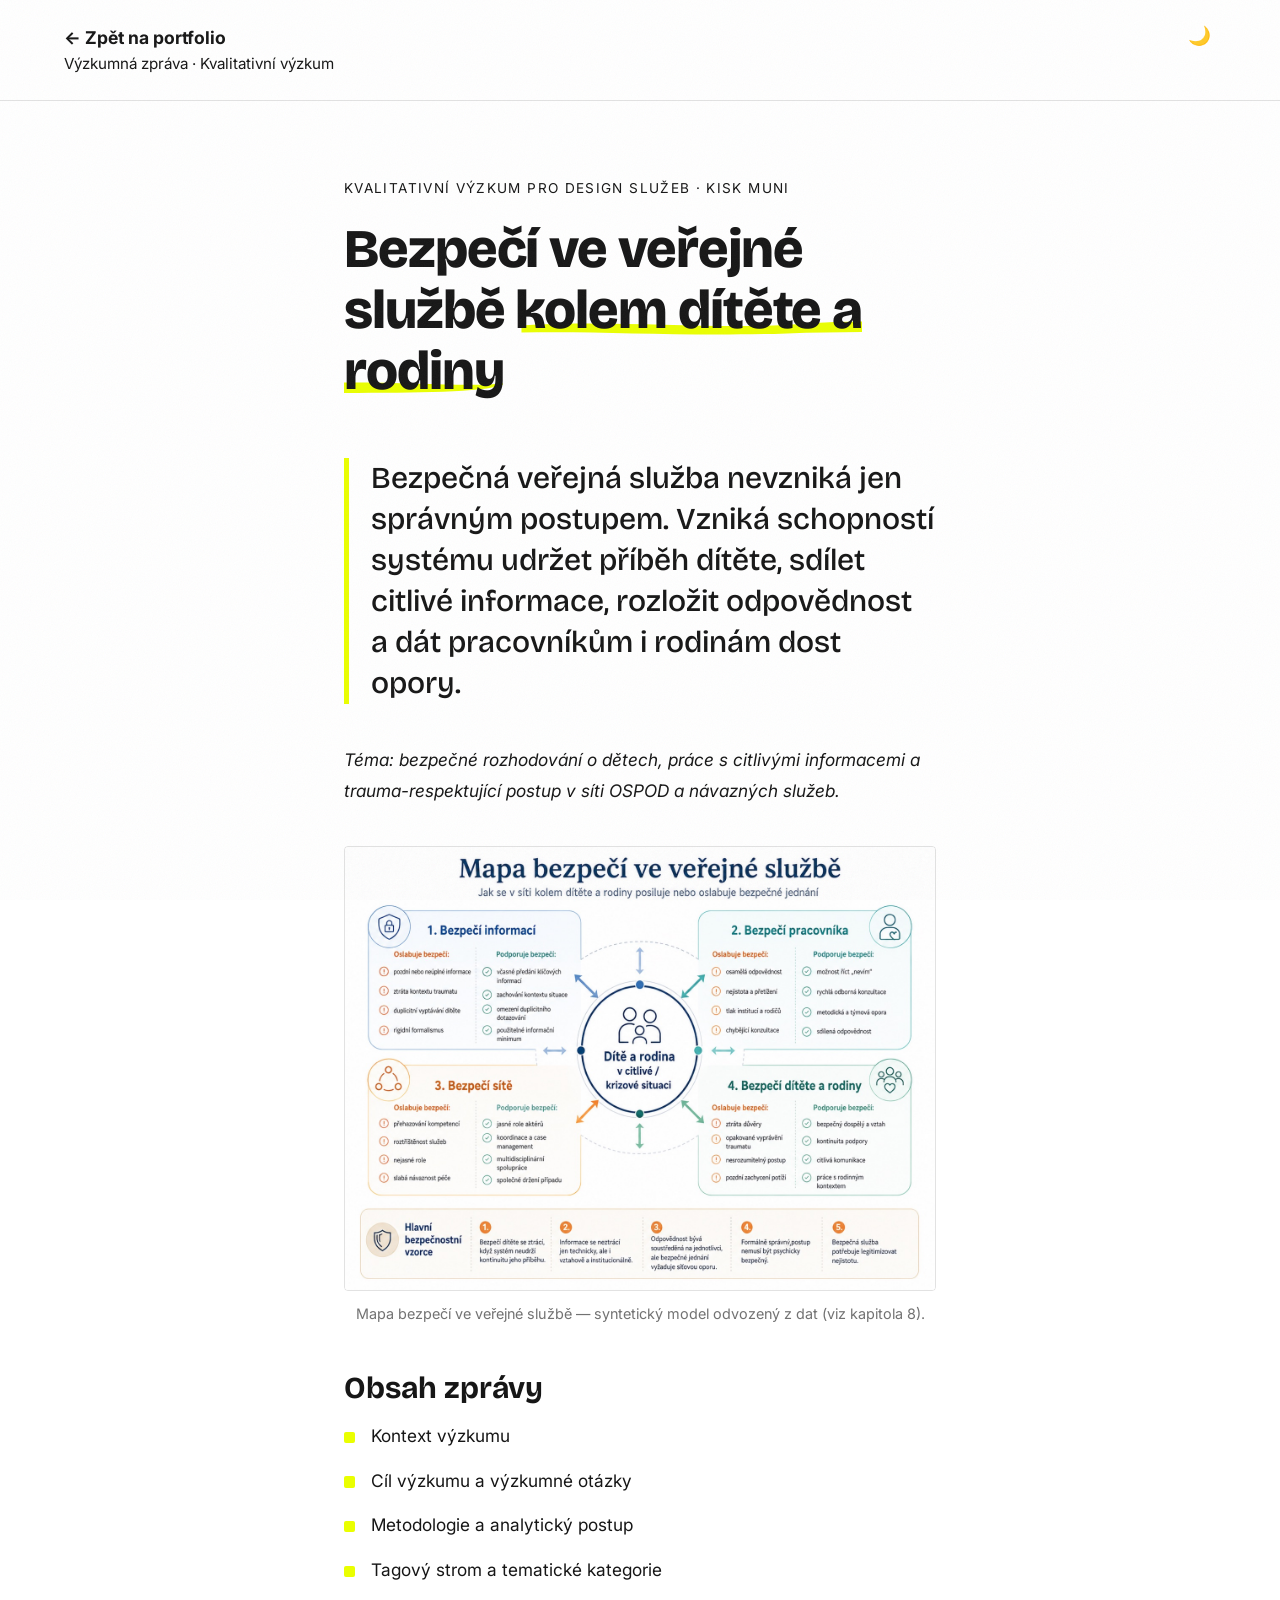
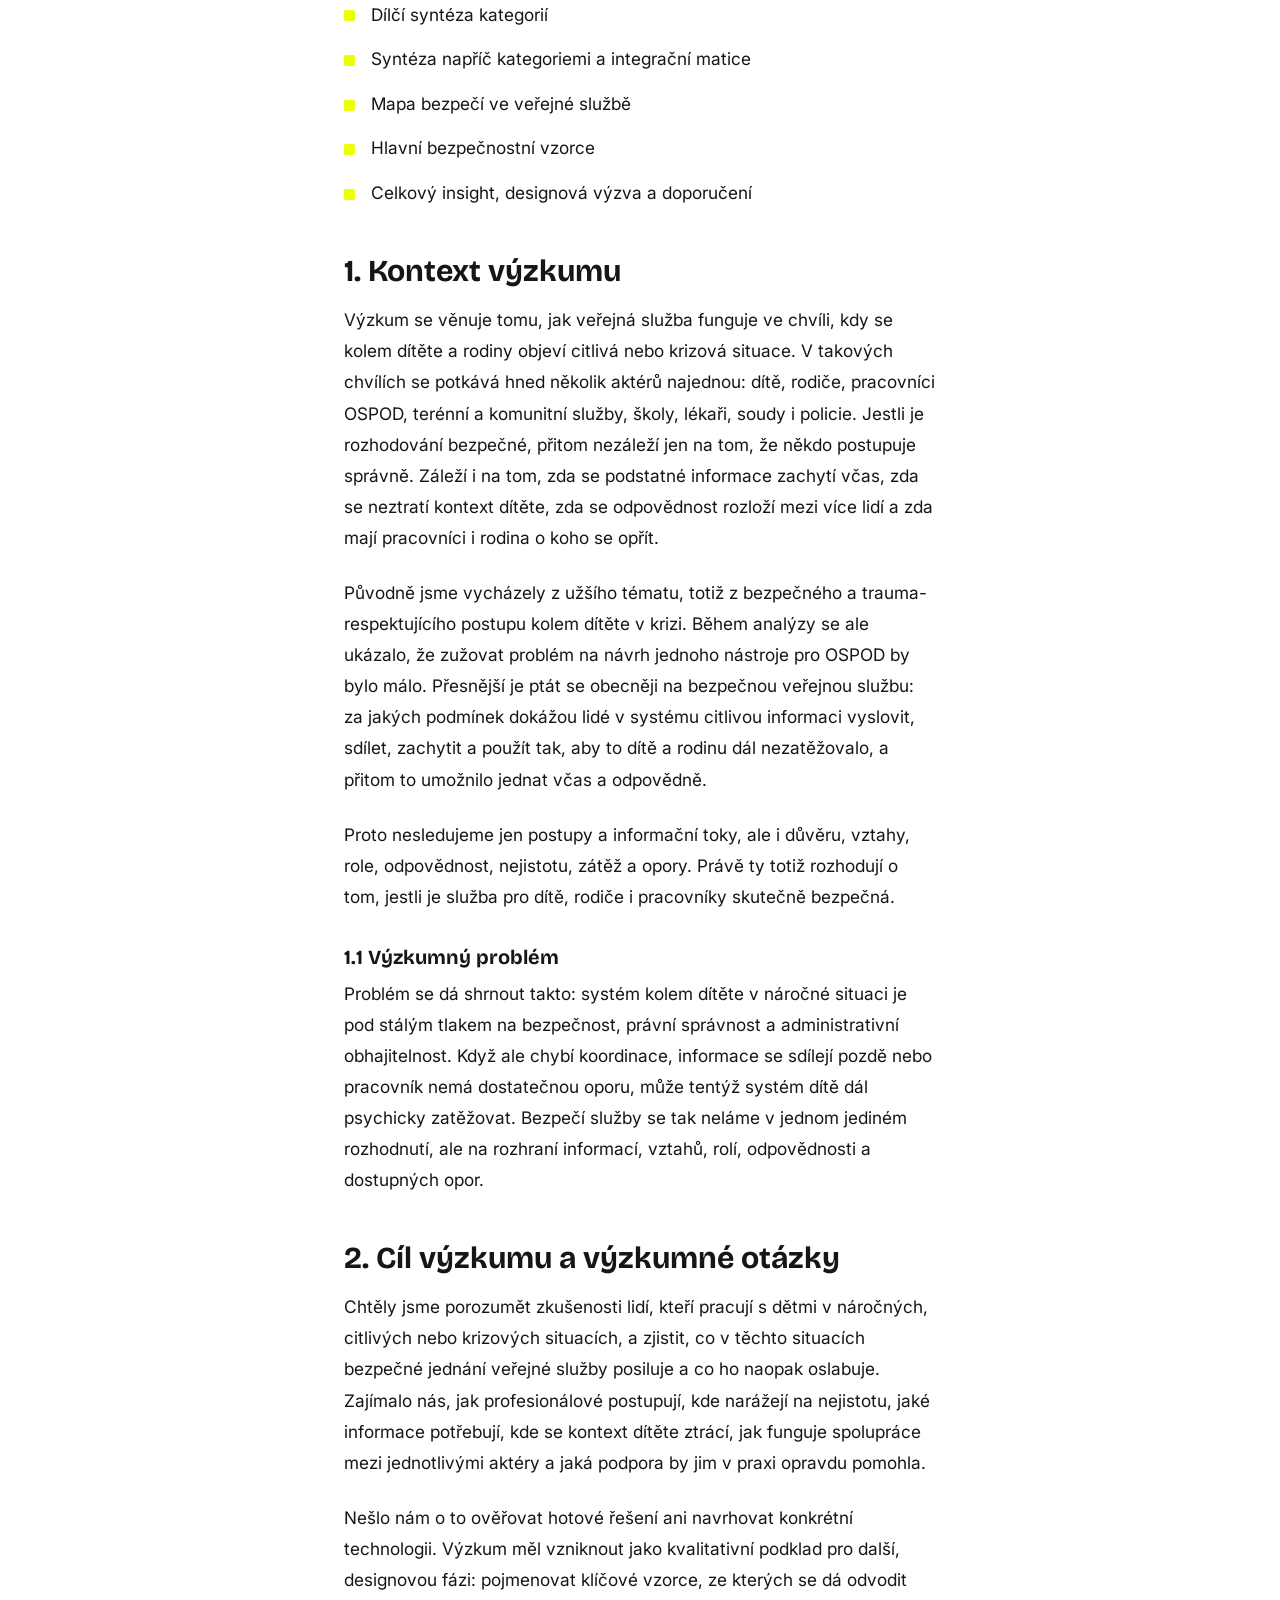
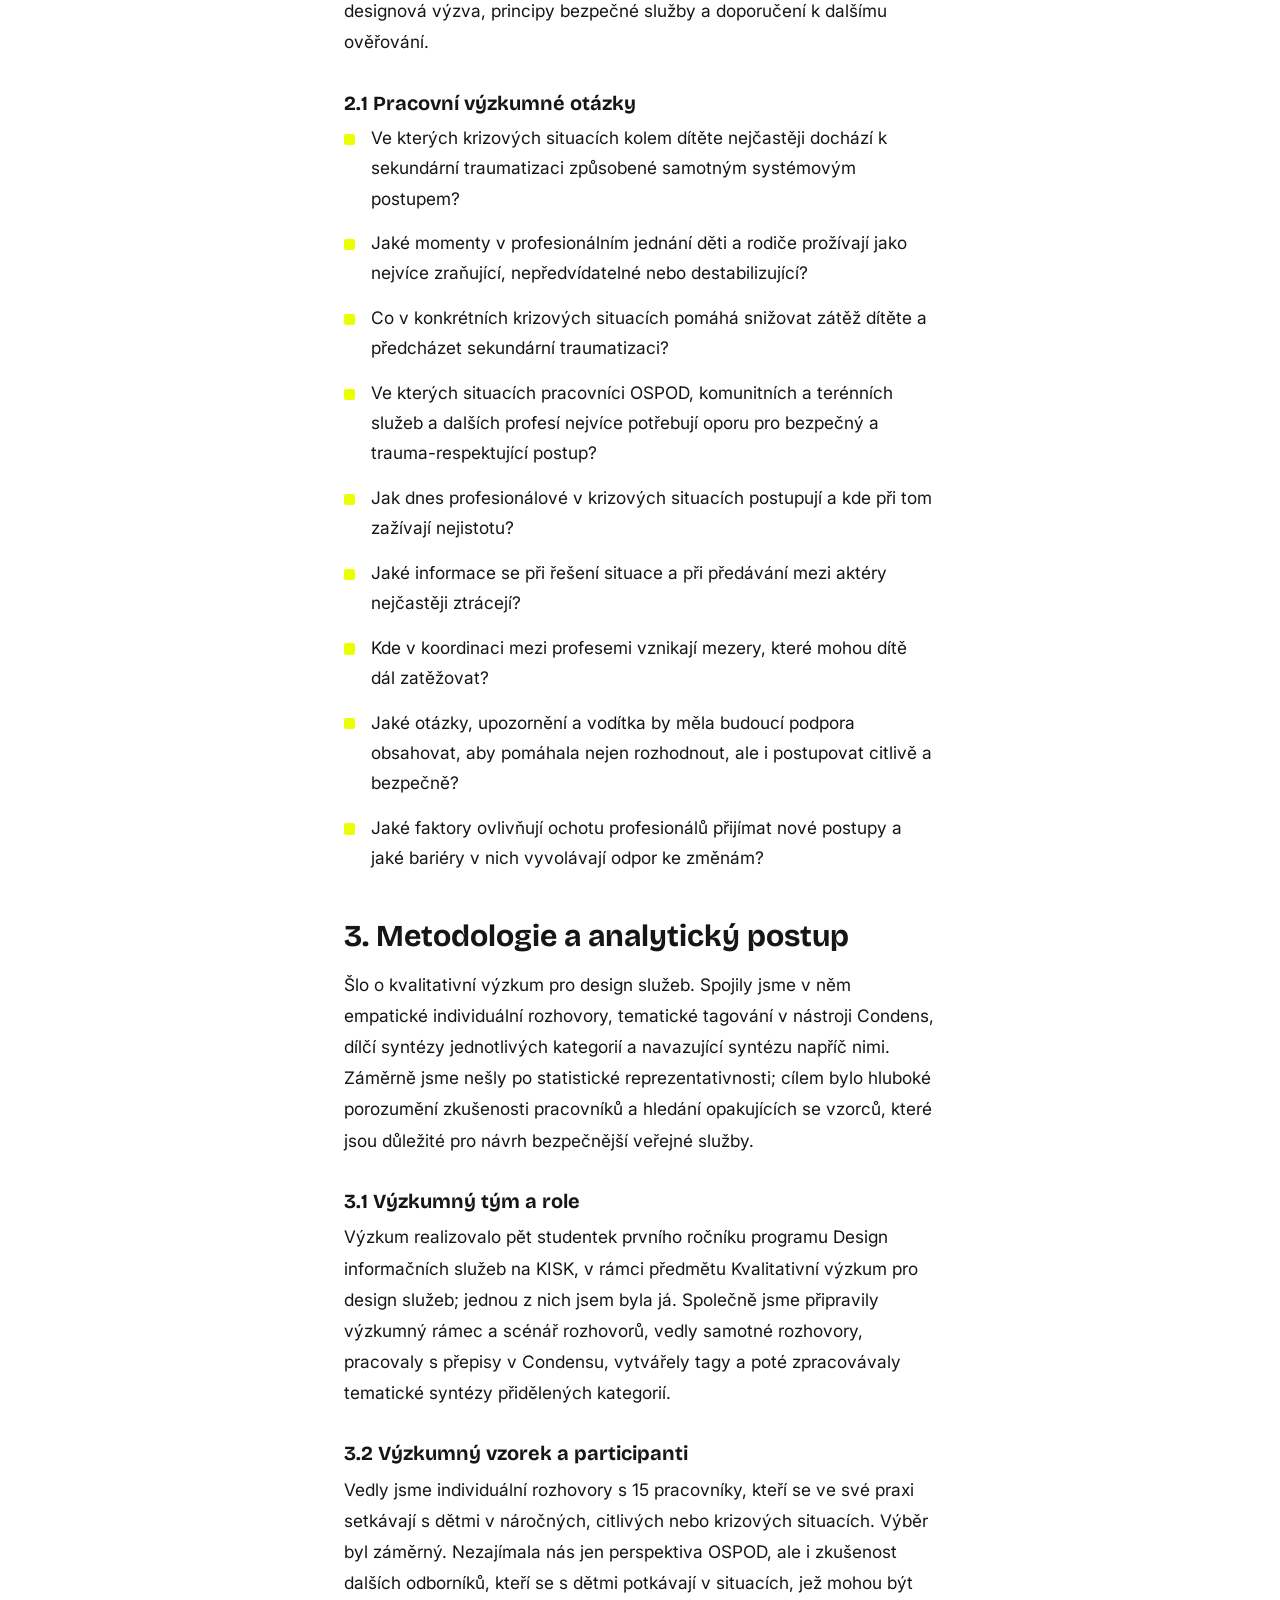
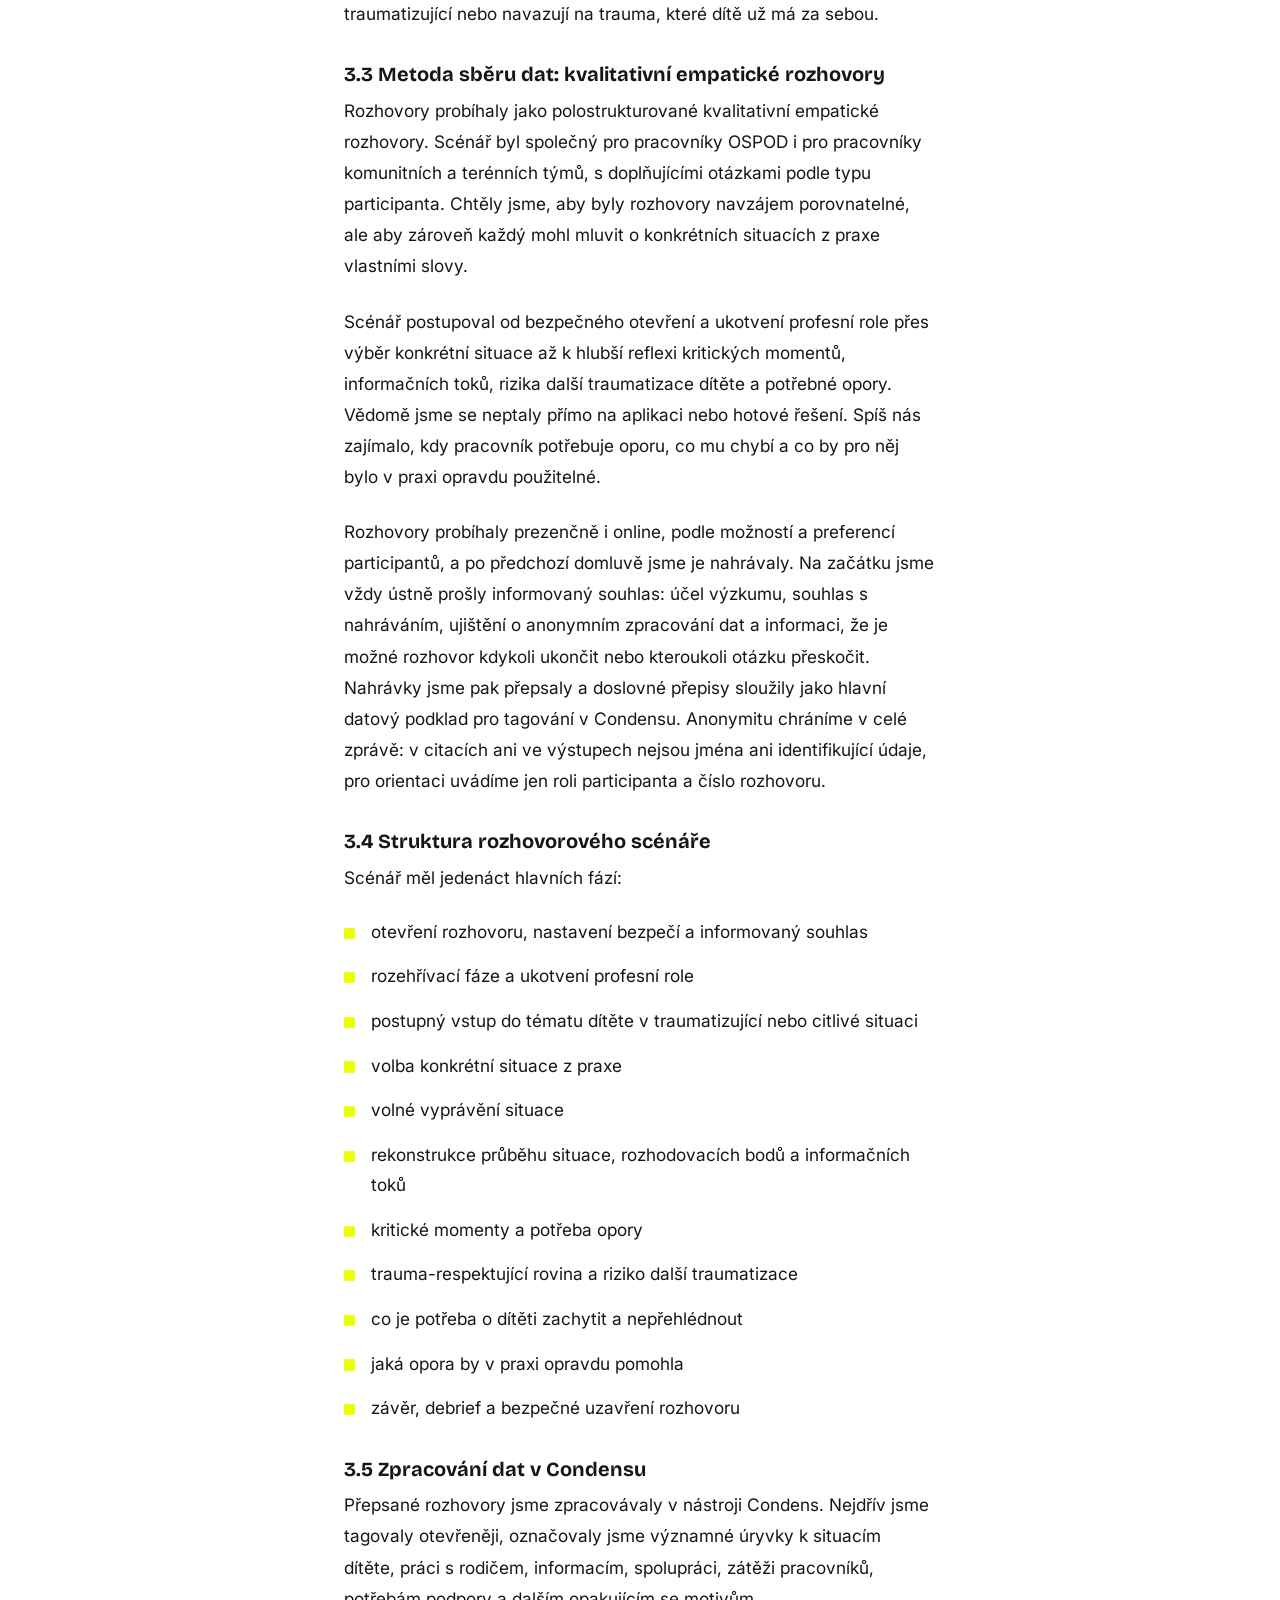
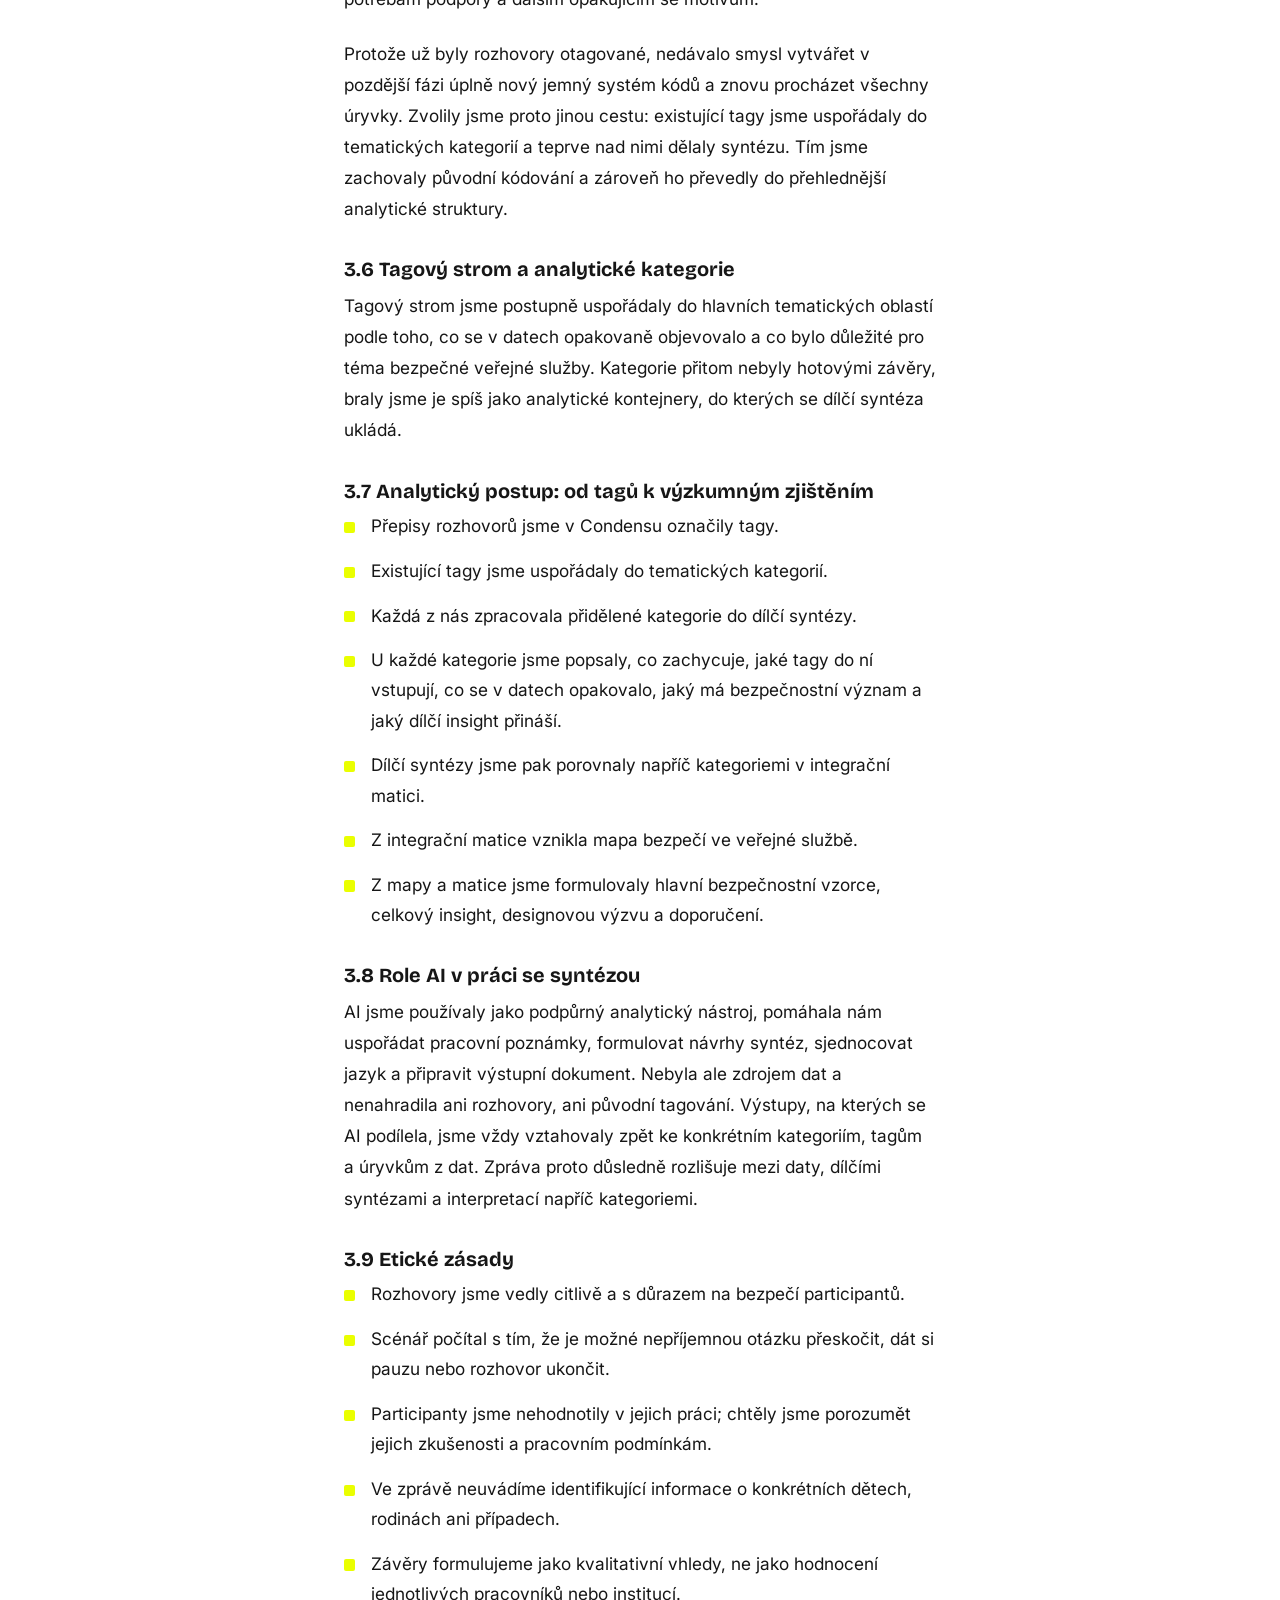
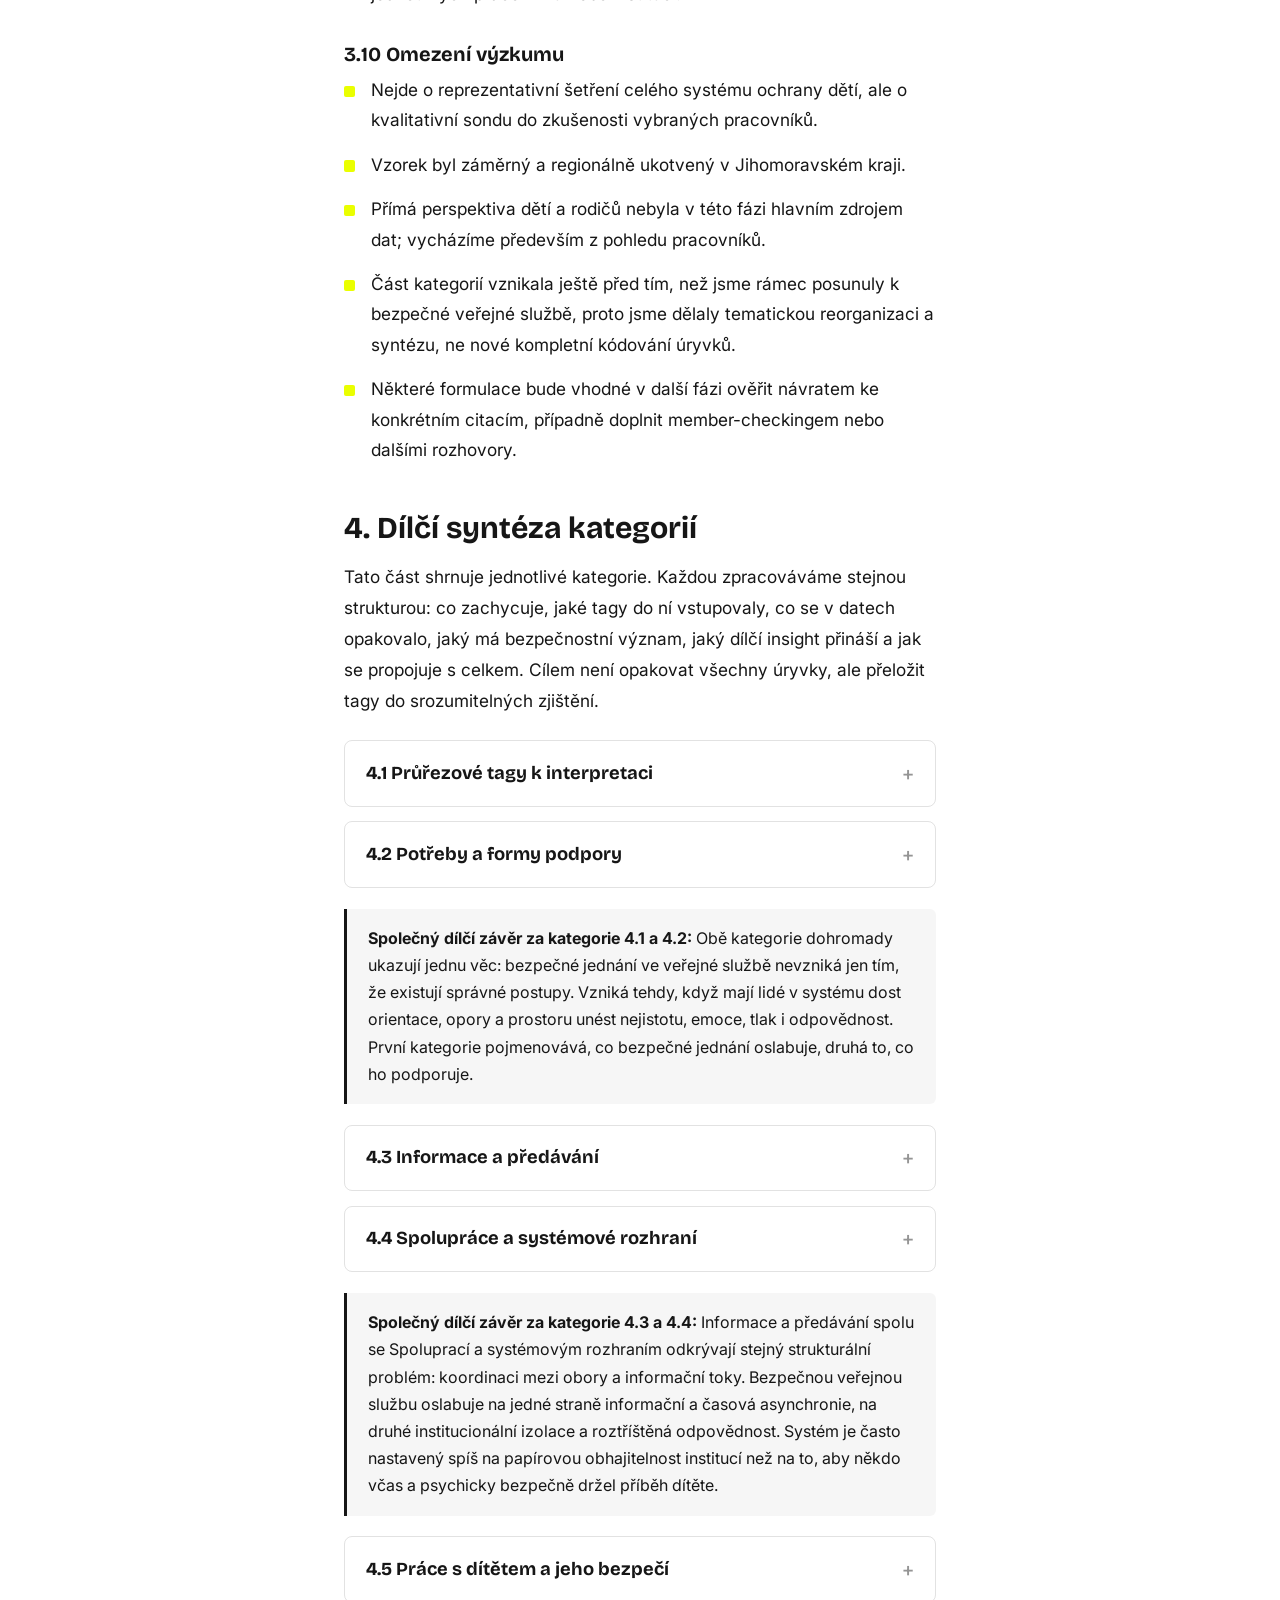
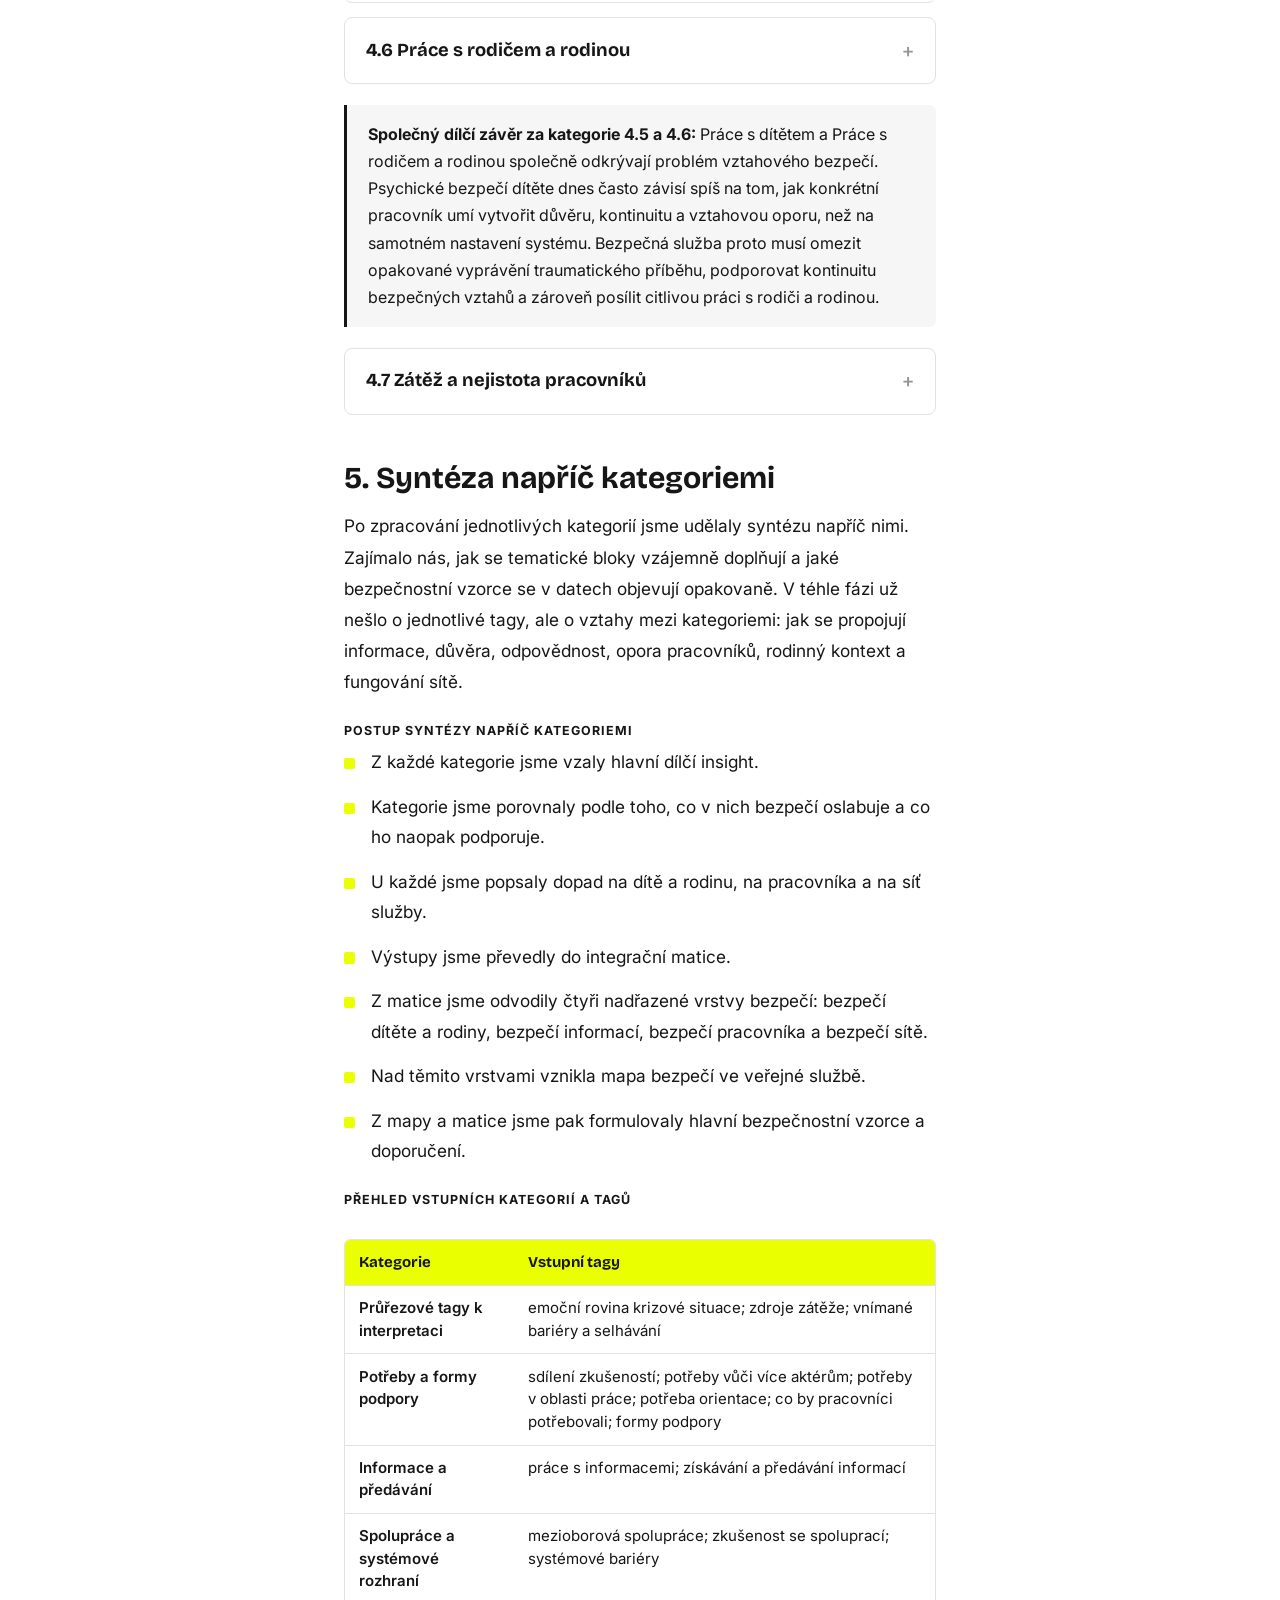
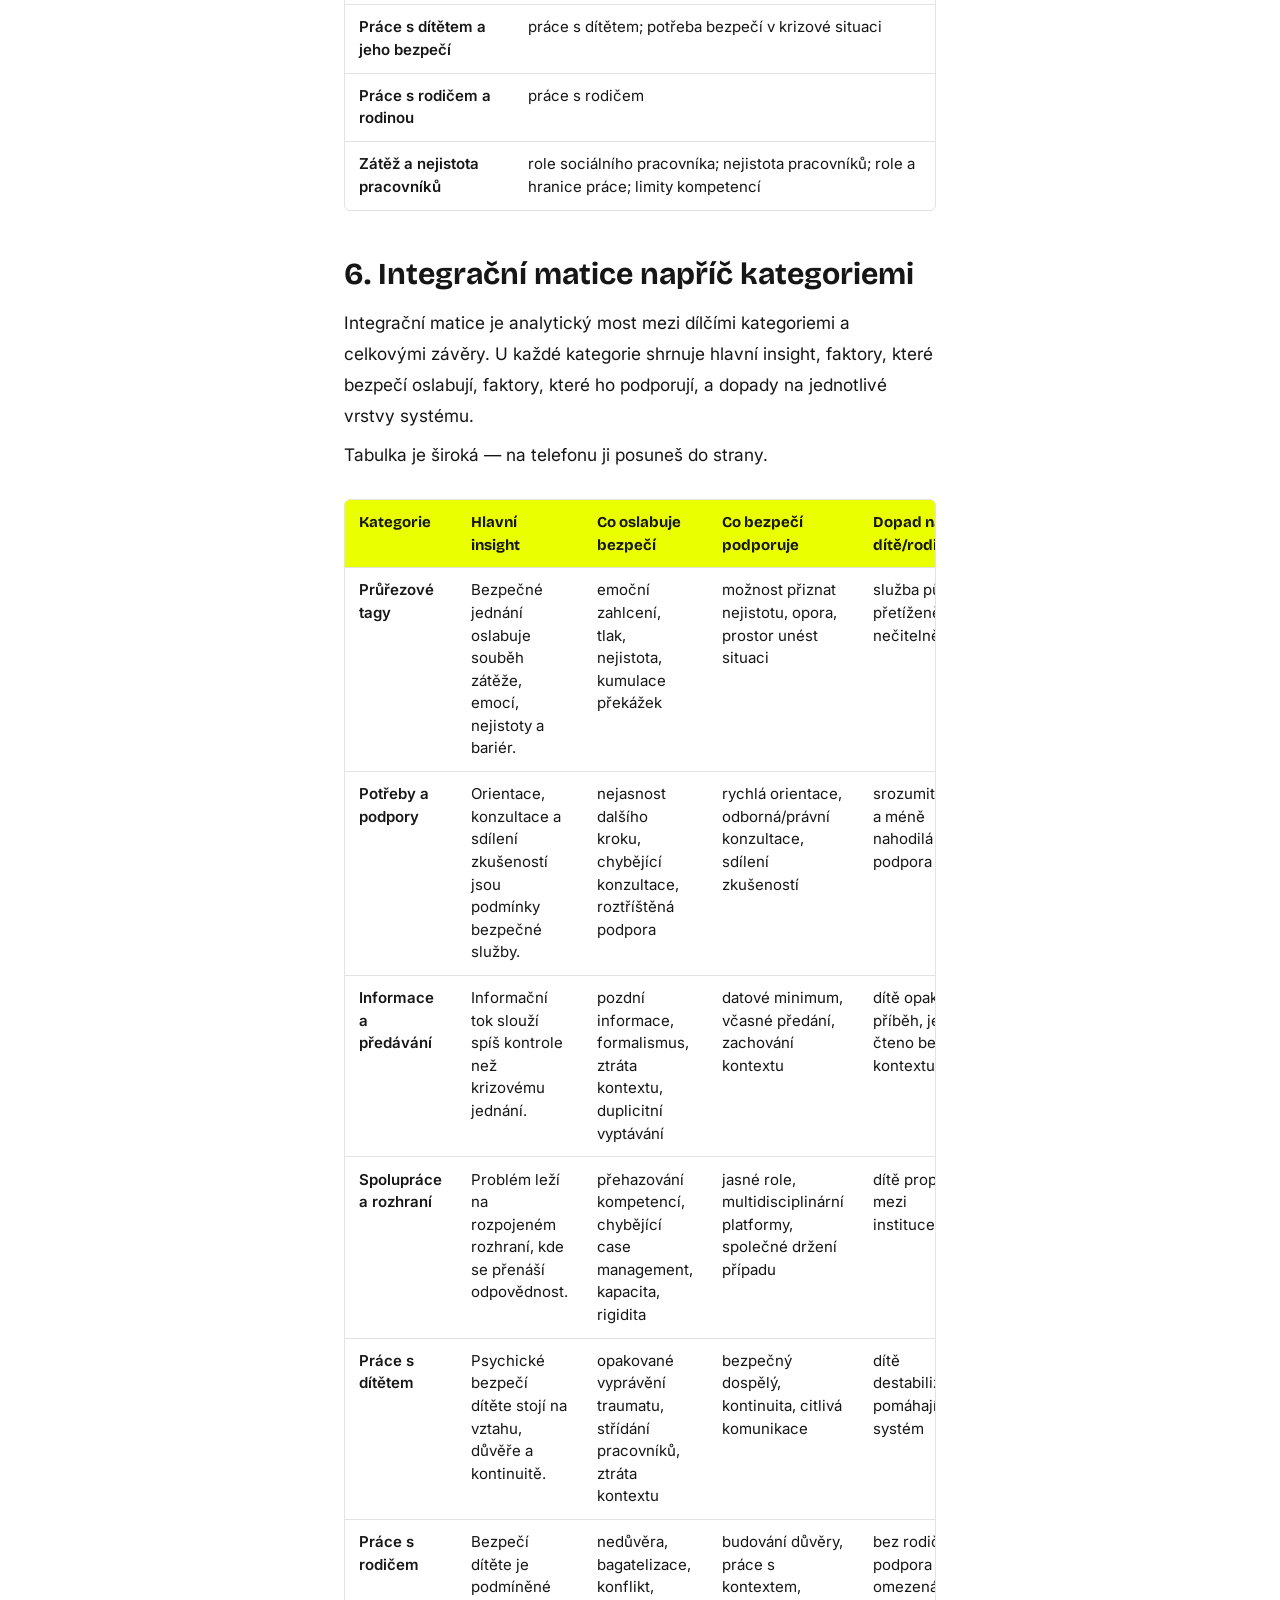
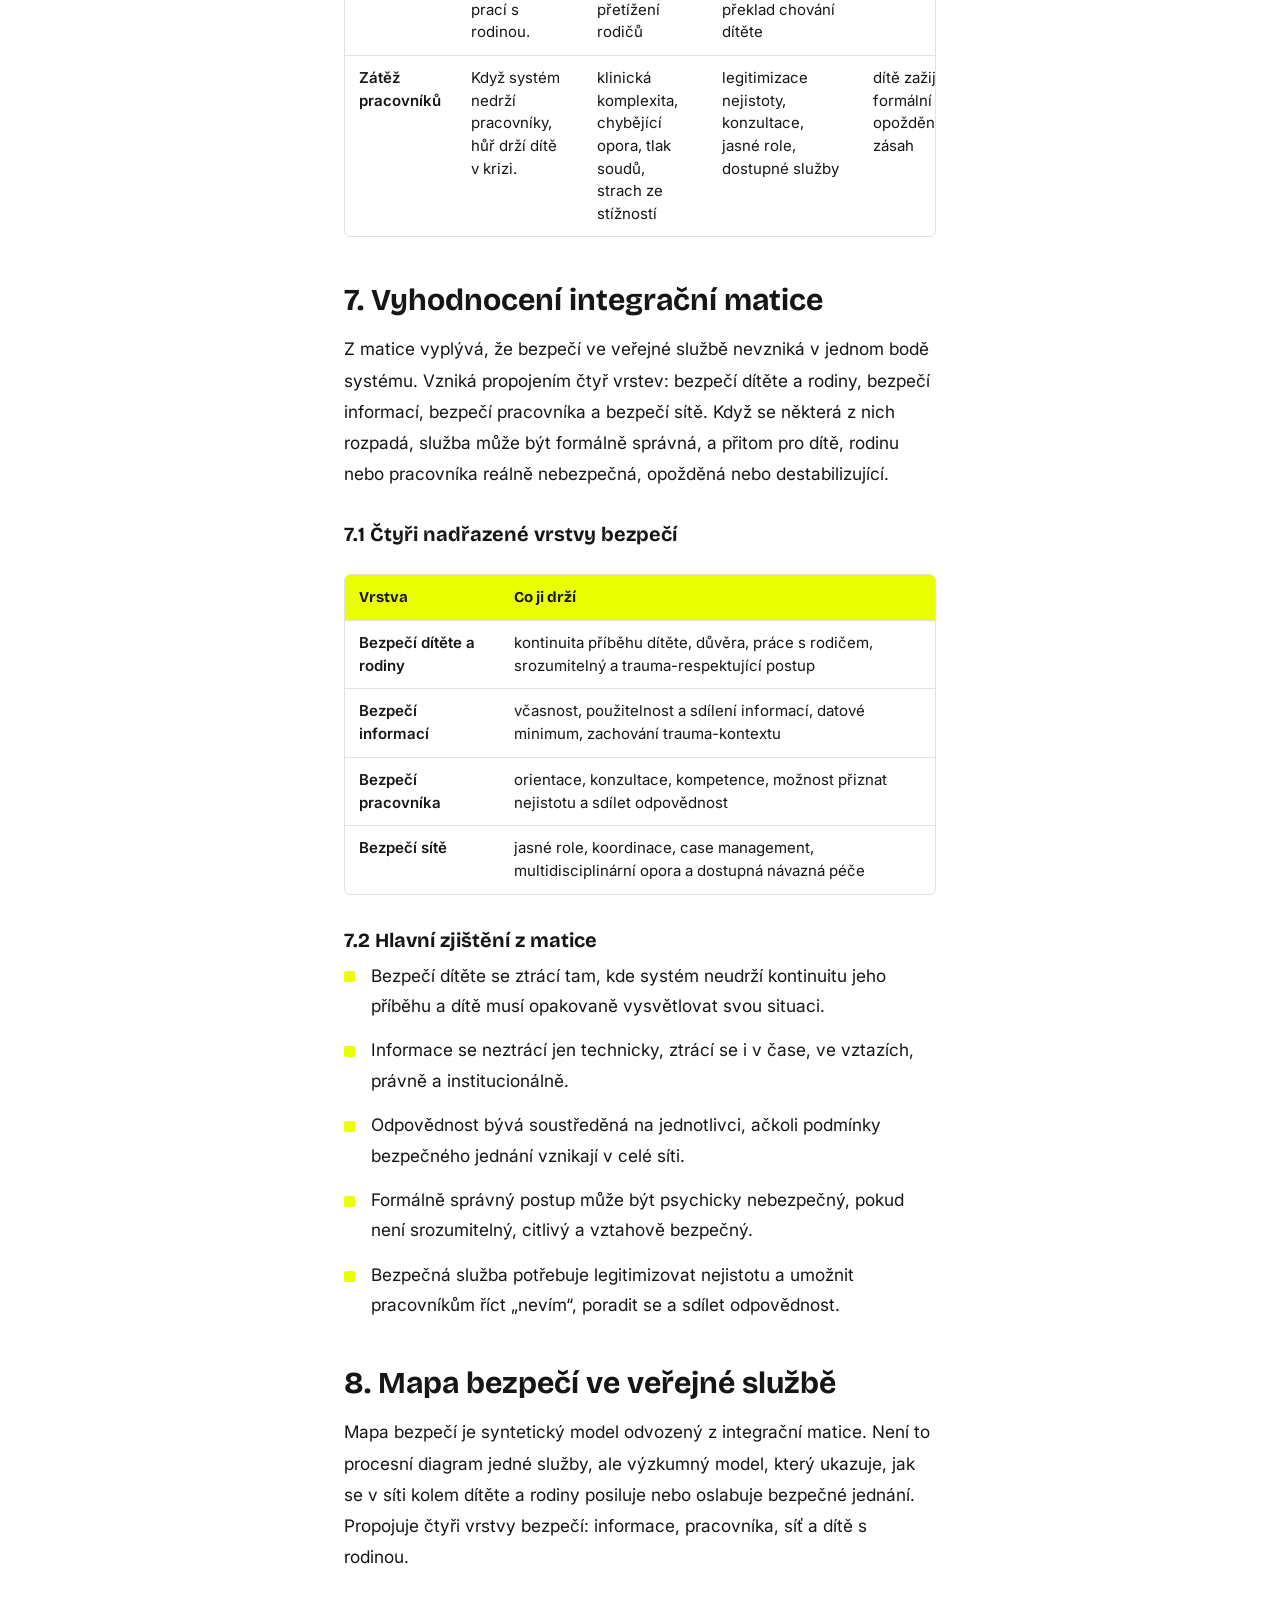
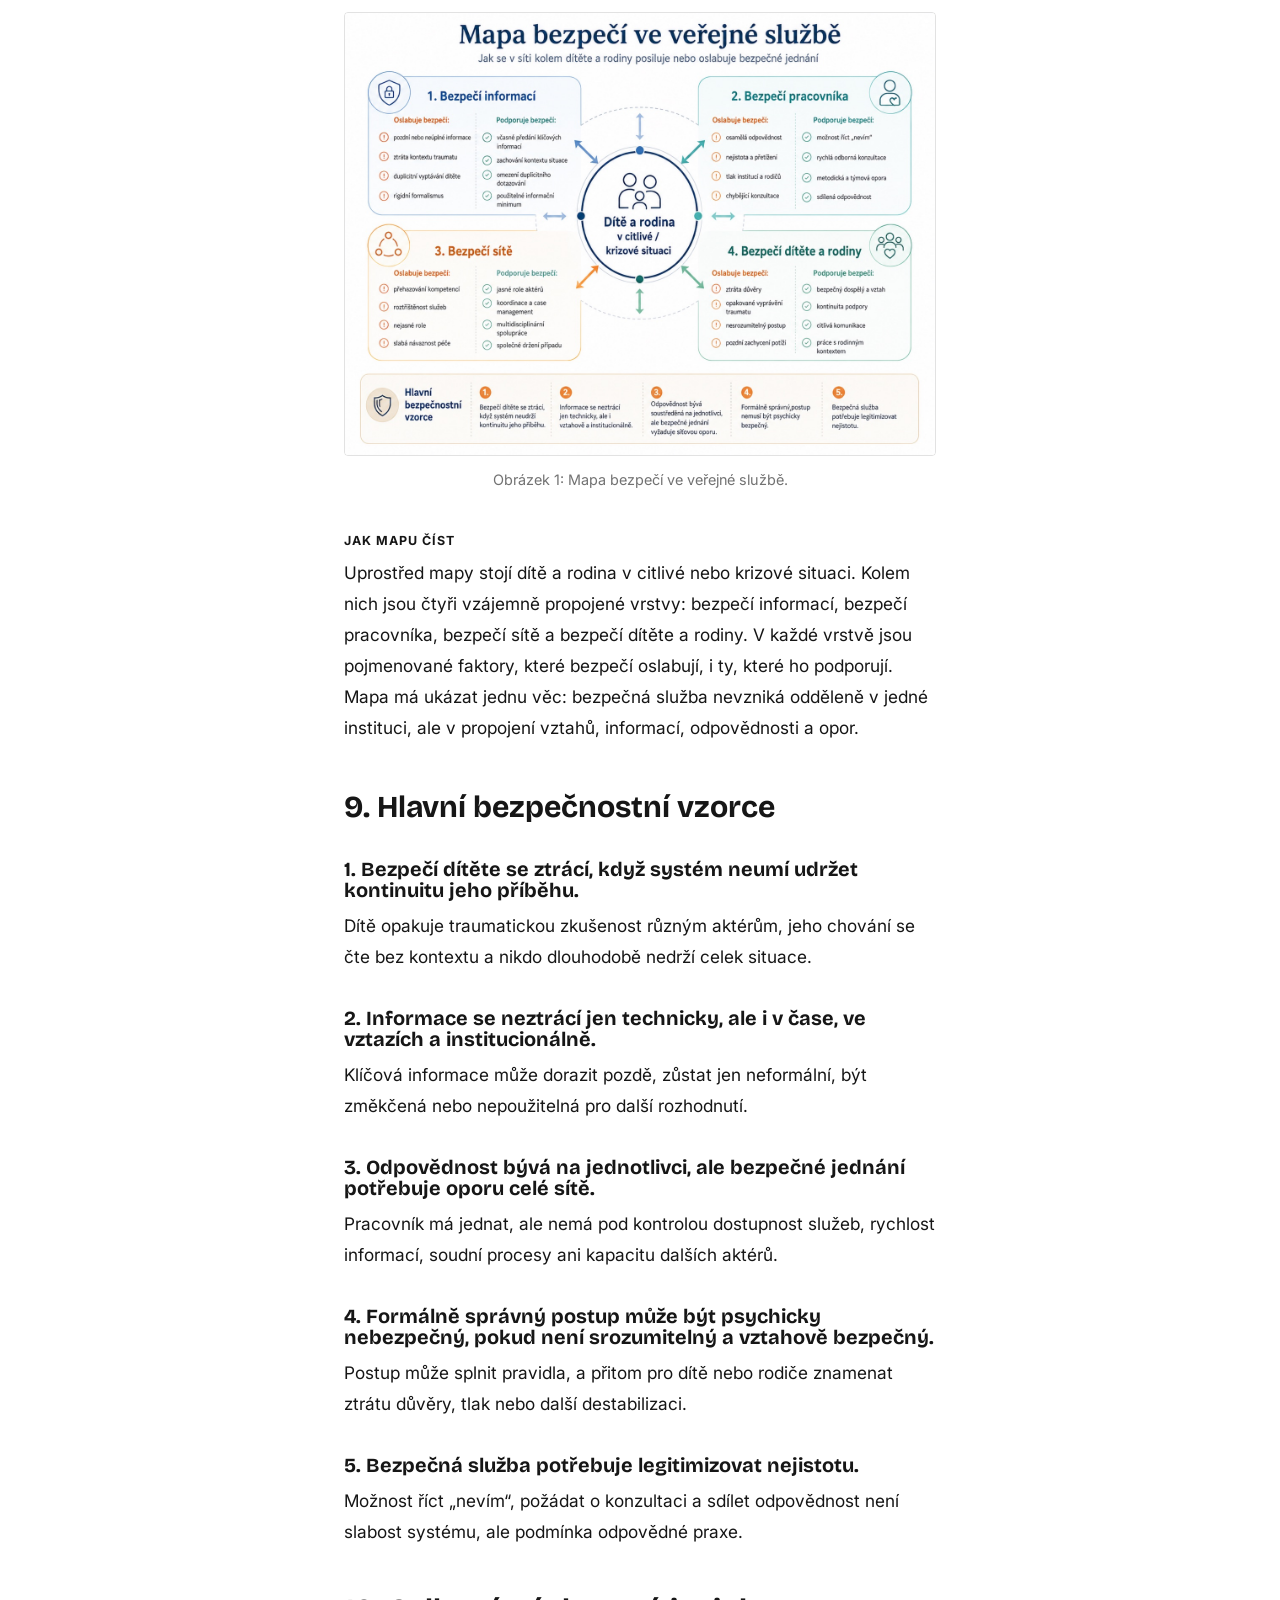
<file: vyzkumna-zprava-ospod.html>
<!DOCTYPE html>
<html lang="cs">
<head>
  <meta charset="UTF-8" />
  <meta name="viewport" content="width=device-width, initial-scale=1.0" />
  <title>Bezpečí ve veřejné službě kolem dítěte a rodiny — výzkumná zpráva · Barbora Myšičková</title>
  <meta name="description" content="Kvalitativní výzkum pro design služeb (KISK MUNI) — výzkumná zpráva o bezpečném rozhodování o dětech, práci s citlivými informacemi a trauma-respektujícím postupu v síti OSPOD a návazných služeb." />
  <link rel="icon" href="images/favicon.svg" type="image/svg+xml" />

  <link rel="preconnect" href="https://fonts.googleapis.com" />
  <link rel="preconnect" href="https://fonts.gstatic.com" crossorigin />
  <link
    href="https://fonts.googleapis.com/css2?family=Bricolage+Grotesque:opsz,wght@12..96,300;12..96,400;12..96,500;12..96,700;12..96,800&family=Inter:ital,wght@0,300;0,400;0,500;0,600;0,700;1,300;1,400&display=swap"
    rel="stylesheet"
  />
  <link rel="stylesheet" href="css/style.css" />
</head>
<body>

  <header class="nav">
    <div class="nav__brand">
      <p class="nav__name"><a href="index.html">← Zpět na portfolio</a></p>
      <p class="nav__role">Výzkumná zpráva · Kvalitativní výzkum</p>
    </div>
    <nav class="nav__menu">
      <button class="theme-toggle" type="button" aria-label="Přepnout tmavý režim">🌙</button>
    </nav>
  </header>

  <main class="article">
    <p class="article__kicker reveal">Kvalitativní výzkum pro design služeb · KISK MUNI</p>
    <h1 class="article__title reveal">Bezpečí ve veřejné službě <span class="hl-title">kolem dítěte a rodiny</span></h1>

    <div class="article__body">
      <p class="article__pull reveal">Bezpečná veřejná služba nevzniká jen správným postupem. Vzniká schopností systému udržet příběh dítěte, sdílet citlivé informace, rozložit odpovědnost a dát pracovníkům i rodinám dost opory.</p>

      <p class="reveal"><em>Téma: bezpečné rozhodování o dětech, práce s citlivými informacemi a trauma-respektující postup v síti OSPOD a návazných služeb.</em></p>

      <!-- Mapa bezpečí jako vizuální shrnutí -->
      <figure class="article__figure reveal">
        <img src="images/mapa-bezpeci.jpg" alt="Mapa bezpečí ve veřejné službě — čtyři vrstvy bezpečí a pět bezpečnostních vzorců" />
        <figcaption>Mapa bezpečí ve veřejné službě — syntetický model odvozený z dat (viz kapitola 8).</figcaption>
      </figure>

      <h2 class="reveal">Obsah zprávy</h2>
      <ul class="reveal">
        <li>Kontext výzkumu</li>
        <li>Cíl výzkumu a výzkumné otázky</li>
        <li>Metodologie a analytický postup</li>
        <li>Tagový strom a tematické kategorie</li>
        <li>Dílčí syntéza kategorií</li>
        <li>Syntéza napříč kategoriemi a integrační matice</li>
        <li>Mapa bezpečí ve veřejné službě</li>
        <li>Hlavní bezpečnostní vzorce</li>
        <li>Celkový insight, designová výzva a doporučení</li>
      </ul>

      <h2 class="reveal">1. Kontext výzkumu</h2>
      <p class="reveal">Výzkum se věnuje tomu, jak veřejná služba funguje ve chvíli, kdy se kolem dítěte a rodiny objeví citlivá nebo krizová situace. V takových chvílích se potkává hned několik aktérů najednou: dítě, rodiče, pracovníci OSPOD, terénní a komunitní služby, školy, lékaři, soudy i policie. Jestli je rozhodování bezpečné, přitom nezáleží jen na tom, že někdo postupuje správně. Záleží i na tom, zda se podstatné informace zachytí včas, zda se neztratí kontext dítěte, zda se odpovědnost rozloží mezi více lidí a zda mají pracovníci i rodina o koho se opřít.</p>
      <p class="reveal">Původně jsme vycházely z užšího tématu, totiž z bezpečného a trauma-respektujícího postupu kolem dítěte v krizi. Během analýzy se ale ukázalo, že zužovat problém na návrh jednoho nástroje pro OSPOD by bylo málo. Přesnější je ptát se obecněji na bezpečnou veřejnou službu: za jakých podmínek dokážou lidé v systému citlivou informaci vyslovit, sdílet, zachytit a použít tak, aby to dítě a rodinu dál nezatěžovalo, a přitom to umožnilo jednat včas a odpovědně.</p>
      <p class="reveal">Proto nesledujeme jen postupy a informační toky, ale i důvěru, vztahy, role, odpovědnost, nejistotu, zátěž a opory. Právě ty totiž rozhodují o tom, jestli je služba pro dítě, rodiče i pracovníky skutečně bezpečná.</p>

      <h3 class="reveal">1.1 Výzkumný problém</h3>
      <p class="reveal">Problém se dá shrnout takto: systém kolem dítěte v náročné situaci je pod stálým tlakem na bezpečnost, právní správnost a administrativní obhajitelnost. Když ale chybí koordinace, informace se sdílejí pozdě nebo pracovník nemá dostatečnou oporu, může tentýž systém dítě dál psychicky zatěžovat. Bezpečí služby se tak neláme v jednom jediném rozhodnutí, ale na rozhraní informací, vztahů, rolí, odpovědnosti a dostupných opor.</p>

      <h2 class="reveal">2. Cíl výzkumu a výzkumné otázky</h2>
      <p class="reveal">Chtěly jsme porozumět zkušenosti lidí, kteří pracují s dětmi v náročných, citlivých nebo krizových situacích, a zjistit, co v těchto situacích bezpečné jednání veřejné služby posiluje a co ho naopak oslabuje. Zajímalo nás, jak profesionálové postupují, kde narážejí na nejistotu, jaké informace potřebují, kde se kontext dítěte ztrácí, jak funguje spolupráce mezi jednotlivými aktéry a jaká podpora by jim v praxi opravdu pomohla.</p>
      <p class="reveal">Nešlo nám o to ověřovat hotové řešení ani navrhovat konkrétní technologii. Výzkum měl vzniknout jako kvalitativní podklad pro další, designovou fázi: pojmenovat klíčové vzorce, ze kterých se dá odvodit designová výzva, principy bezpečné služby a doporučení k dalšímu ověřování.</p>

      <h3 class="reveal">2.1 Pracovní výzkumné otázky</h3>
      <ul class="reveal">
        <li>Ve kterých krizových situacích kolem dítěte nejčastěji dochází k sekundární traumatizaci způsobené samotným systémovým postupem?</li>
        <li>Jaké momenty v profesionálním jednání děti a rodiče prožívají jako nejvíce zraňující, nepředvídatelné nebo destabilizující?</li>
        <li>Co v konkrétních krizových situacích pomáhá snižovat zátěž dítěte a předcházet sekundární traumatizaci?</li>
        <li>Ve kterých situacích pracovníci OSPOD, komunitních a terénních služeb a dalších profesí nejvíce potřebují oporu pro bezpečný a trauma-respektující postup?</li>
        <li>Jak dnes profesionálové v krizových situacích postupují a kde při tom zažívají nejistotu?</li>
        <li>Jaké informace se při řešení situace a při předávání mezi aktéry nejčastěji ztrácejí?</li>
        <li>Kde v koordinaci mezi profesemi vznikají mezery, které mohou dítě dál zatěžovat?</li>
        <li>Jaké otázky, upozornění a vodítka by měla budoucí podpora obsahovat, aby pomáhala nejen rozhodnout, ale i postupovat citlivě a bezpečně?</li>
        <li>Jaké faktory ovlivňují ochotu profesionálů přijímat nové postupy a jaké bariéry v nich vyvolávají odpor ke změnám?</li>
      </ul>

      <h2 class="reveal">3. Metodologie a analytický postup</h2>
      <p class="reveal">Šlo o kvalitativní výzkum pro design služeb. Spojily jsme v něm empatické individuální rozhovory, tematické tagování v nástroji Condens, dílčí syntézy jednotlivých kategorií a navazující syntézu napříč nimi. Záměrně jsme nešly po statistické reprezentativnosti; cílem bylo hluboké porozumění zkušenosti pracovníků a hledání opakujících se vzorců, které jsou důležité pro návrh bezpečnější veřejné služby.</p>

      <h3 class="reveal">3.1 Výzkumný tým a role</h3>
      <p class="reveal">Výzkum realizovalo pět studentek prvního ročníku programu Design informačních služeb na KISK, v rámci předmětu Kvalitativní výzkum pro design služeb; jednou z nich jsem byla já. Společně jsme připravily výzkumný rámec a scénář rozhovorů, vedly samotné rozhovory, pracovaly s přepisy v Condensu, vytvářely tagy a poté zpracovávaly tematické syntézy přidělených kategorií.</p>

      <h3 class="reveal">3.2 Výzkumný vzorek a participanti</h3>
      <p class="reveal">Vedly jsme individuální rozhovory s 15 pracovníky, kteří se ve své praxi setkávají s dětmi v náročných, citlivých nebo krizových situacích. Výběr byl záměrný. Nezajímala nás jen perspektiva OSPOD, ale i zkušenost dalších odborníků, kteří se s dětmi potkávají v situacích, jež mohou být traumatizující nebo navazují na trauma, které dítě už má za sebou.</p>

      <h3 class="reveal">3.3 Metoda sběru dat: kvalitativní empatické rozhovory</h3>
      <p class="reveal">Rozhovory probíhaly jako polostrukturované kvalitativní empatické rozhovory. Scénář byl společný pro pracovníky OSPOD i pro pracovníky komunitních a terénních týmů, s doplňujícími otázkami podle typu participanta. Chtěly jsme, aby byly rozhovory navzájem porovnatelné, ale aby zároveň každý mohl mluvit o konkrétních situacích z praxe vlastními slovy.</p>
      <p class="reveal">Scénář postupoval od bezpečného otevření a ukotvení profesní role přes výběr konkrétní situace až k hlubší reflexi kritických momentů, informačních toků, rizika další traumatizace dítěte a potřebné opory. Vědomě jsme se neptaly přímo na aplikaci nebo hotové řešení. Spíš nás zajímalo, kdy pracovník potřebuje oporu, co mu chybí a co by pro něj bylo v praxi opravdu použitelné.</p>
      <p class="reveal">Rozhovory probíhaly prezenčně i online, podle možností a preferencí participantů, a po předchozí domluvě jsme je nahrávaly. Na začátku jsme vždy ústně prošly informovaný souhlas: účel výzkumu, souhlas s nahráváním, ujištění o anonymním zpracování dat a informaci, že je možné rozhovor kdykoli ukončit nebo kteroukoli otázku přeskočit. Nahrávky jsme pak přepsaly a doslovné přepisy sloužily jako hlavní datový podklad pro tagování v Condensu. Anonymitu chráníme v celé zprávě: v citacích ani ve výstupech nejsou jména ani identifikující údaje, pro orientaci uvádíme jen roli participanta a číslo rozhovoru.</p>

      <h3 class="reveal">3.4 Struktura rozhovorového scénáře</h3>
      <p class="reveal">Scénář měl jedenáct hlavních fází:</p>
      <ul class="reveal">
        <li>otevření rozhovoru, nastavení bezpečí a informovaný souhlas</li>
        <li>rozehřívací fáze a ukotvení profesní role</li>
        <li>postupný vstup do tématu dítěte v traumatizující nebo citlivé situaci</li>
        <li>volba konkrétní situace z praxe</li>
        <li>volné vyprávění situace</li>
        <li>rekonstrukce průběhu situace, rozhodovacích bodů a informačních toků</li>
        <li>kritické momenty a potřeba opory</li>
        <li>trauma-respektující rovina a riziko další traumatizace</li>
        <li>co je potřeba o dítěti zachytit a nepřehlédnout</li>
        <li>jaká opora by v praxi opravdu pomohla</li>
        <li>závěr, debrief a bezpečné uzavření rozhovoru</li>
      </ul>

      <h3 class="reveal">3.5 Zpracování dat v Condensu</h3>
      <p class="reveal">Přepsané rozhovory jsme zpracovávaly v nástroji Condens. Nejdřív jsme tagovaly otevřeněji, označovaly jsme významné úryvky k situacím dítěte, práci s rodičem, informacím, spolupráci, zátěži pracovníků, potřebám podpory a dalším opakujícím se motivům.</p>
      <p class="reveal">Protože už byly rozhovory otagované, nedávalo smysl vytvářet v pozdější fázi úplně nový jemný systém kódů a znovu procházet všechny úryvky. Zvolily jsme proto jinou cestu: existující tagy jsme uspořádaly do tematických kategorií a teprve nad nimi dělaly syntézu. Tím jsme zachovaly původní kódování a zároveň ho převedly do přehlednější analytické struktury.</p>

      <h3 class="reveal">3.6 Tagový strom a analytické kategorie</h3>
      <p class="reveal">Tagový strom jsme postupně uspořádaly do hlavních tematických oblastí podle toho, co se v datech opakovaně objevovalo a co bylo důležité pro téma bezpečné veřejné služby. Kategorie přitom nebyly hotovými závěry, braly jsme je spíš jako analytické kontejnery, do kterých se dílčí syntéza ukládá.</p>

      <h3 class="reveal">3.7 Analytický postup: od tagů k výzkumným zjištěním</h3>
      <ul class="reveal">
        <li>Přepisy rozhovorů jsme v Condensu označily tagy.</li>
        <li>Existující tagy jsme uspořádaly do tematických kategorií.</li>
        <li>Každá z nás zpracovala přidělené kategorie do dílčí syntézy.</li>
        <li>U každé kategorie jsme popsaly, co zachycuje, jaké tagy do ní vstupují, co se v datech opakovalo, jaký má bezpečnostní význam a jaký dílčí insight přináší.</li>
        <li>Dílčí syntézy jsme pak porovnaly napříč kategoriemi v integrační matici.</li>
        <li>Z integrační matice vznikla mapa bezpečí ve veřejné službě.</li>
        <li>Z mapy a matice jsme formulovaly hlavní bezpečnostní vzorce, celkový insight, designovou výzvu a doporučení.</li>
      </ul>

      <h3 class="reveal">3.8 Role AI v práci se syntézou</h3>
      <p class="reveal">AI jsme používaly jako podpůrný analytický nástroj, pomáhala nám uspořádat pracovní poznámky, formulovat návrhy syntéz, sjednocovat jazyk a připravit výstupní dokument. Nebyla ale zdrojem dat a nenahradila ani rozhovory, ani původní tagování. Výstupy, na kterých se AI podílela, jsme vždy vztahovaly zpět ke konkrétním kategoriím, tagům a úryvkům z dat. Zpráva proto důsledně rozlišuje mezi daty, dílčími syntézami a interpretací napříč kategoriemi.</p>

      <h3 class="reveal">3.9 Etické zásady</h3>
      <ul class="reveal">
        <li>Rozhovory jsme vedly citlivě a s důrazem na bezpečí participantů.</li>
        <li>Scénář počítal s tím, že je možné nepříjemnou otázku přeskočit, dát si pauzu nebo rozhovor ukončit.</li>
        <li>Participanty jsme nehodnotily v jejich práci; chtěly jsme porozumět jejich zkušenosti a pracovním podmínkám.</li>
        <li>Ve zprávě neuvádíme identifikující informace o konkrétních dětech, rodinách ani případech.</li>
        <li>Závěry formulujeme jako kvalitativní vhledy, ne jako hodnocení jednotlivých pracovníků nebo institucí.</li>
      </ul>

      <h3 class="reveal">3.10 Omezení výzkumu</h3>
      <ul class="reveal">
        <li>Nejde o reprezentativní šetření celého systému ochrany dětí, ale o kvalitativní sondu do zkušenosti vybraných pracovníků.</li>
        <li>Vzorek byl záměrný a regionálně ukotvený v Jihomoravském kraji.</li>
        <li>Přímá perspektiva dětí a rodičů nebyla v této fázi hlavním zdrojem dat; vycházíme především z pohledu pracovníků.</li>
        <li>Část kategorií vznikala ještě před tím, než jsme rámec posunuly k bezpečné veřejné službě, proto jsme dělaly tematickou reorganizaci a syntézu, ne nové kompletní kódování úryvků.</li>
        <li>Některé formulace bude vhodné v další fázi ověřit návratem ke konkrétním citacím, případně doplnit member-checkingem nebo dalšími rozhovory.</li>
      </ul>

      <h2 class="reveal">4. Dílčí syntéza kategorií</h2>
      <p class="reveal">Tato část shrnuje jednotlivé kategorie. Každou zpracováváme stejnou strukturou: co zachycuje, jaké tagy do ní vstupovaly, co se v datech opakovalo, jaký má bezpečnostní význam, jaký dílčí insight přináší a jak se propojuje s celkem. Cílem není opakovat všechny úryvky, ale přeložit tagy do srozumitelných zjištění.</p>

      <details class="cat reveal">
        <summary>4.1 Průřezové tagy k interpretaci</summary>
      <h4 class="reveal">Co kategorie zachycuje</h4>
      <p class="reveal">Tahle kategorie sbírá témata, která se táhnou napříč daty a nejsou navázaná jen na jednoho aktéra nebo jednu fázi služby. Jde hlavně o emoční rovinu situací, o zdroje zátěže a o obecně vnímané bariéry nebo selhávání. Pomáhá pochopit prostředí, ve kterém se rozhodování, komunikace a spolupráce vůbec odehrávají.</p>
      <h4 class="reveal">Vstupní tagy</h4>
      <ul class="reveal">
        <li>emoční rovina krizové situace</li>
        <li>zdroje zátěže</li>
        <li>vnímané bariéry a selhávání</li>
      </ul>
      <h4 class="reveal">Co se v datech opakovalo</h4>
      <ul class="reveal">
        <li>situace jsou emočně i vztahově náročné</li>
        <li>zátěž nebývá jen osobní, často vzniká systémově</li>
        <li>aktéři narážejí na několik bariér naráz</li>
        <li>nejistota, tlak a nedostatek opory mohou vést k obrannému, formálnímu nebo opožděnému jednání</li>
        <li>vnímané selhávání obvykle vzniká souběhem nedostupnosti, administrativy, nejasností, kompetenčních limitů a chybějící návaznosti</li>
      </ul>
      <h4 class="reveal">Citace z rozhovorů</h4>
      <blockquote class="article__cite reveal">„Měla jsem holčinu, která nechodila do školy, matka na ni kašlala. Řešila jsem to dva roky, nakonec skončila v dětském domově. Pořád jsem si nebyla jistá, jestli je to dobře. A až teď, po roce a něco, vidím, že jsem udělala dobře, protože tam funguje normálně. Ale uvidíte to až za rok a půl.“<footer>— pracovnice OSPOD, rozhovor 6</footer></blockquote>
      <blockquote class="article__cite reveal">„Mně osobně bere nejvíc energie to, když se člověk nemůže nikam dovolat. Dovolat se lékaři, praktikovi nebo specialistovi je často na dlouho. Když pro klienty potřebuju zajistit lékaře nebo se na něco zeptat, trvá mi to třeba čtrnáct dní, než se někam dovolám.“<footer>— zdravotní sestra, rozhovor 13</footer></blockquote>
      <h4 class="reveal">Bezpečnostní význam kategorie</h4>
      <p class="reveal">Kategorie ukazuje, že bezpečí není jen výsledkem správného postupu. Oslabuje se ve chvíli, kdy lidé jednají pod tlakem, bez dostatečné opory a v prostředí, kde není snadné přiznat nejistotu, emoci nebo potřebu pomoci.</p>
      <h4 class="reveal">Dílčí insight</h4>
      <p class="reveal">Bezpečné jednání neoslabí jen jedno konkrétní selhání. Oslabuje se spíš postupně, tím, jak se sčítá zátěž, emoce, nejistota a překážky, na které pracovník často sám nestačí.</p>
      <h4 class="reveal">Co tato kategorie přináší do celkové syntézy</h4>
      <p class="reveal">Slouží jako průřezové vysvětlení podmínek, ve kterých služba funguje. Otevírá otázku, jestli mají lidé v systému dost bezpečí a opory na to, aby mohli jednat otevřeně, citlivě a včas. Nejvíc se propojuje s tématy: informace a předávání, spolupráce a systémové rozhraní, práce s dítětem a rodičem, zátěž pracovníků.</p>

      </details>
      <details class="cat reveal">
        <summary>4.2 Potřeby a formy podpory</summary>
      <h4 class="reveal">Co kategorie zachycuje</h4>
      <p class="reveal">Kategorie shrnuje typy podpory, orientace a opory, které se v datech objevují jako důležité pro zvládání citlivých, nejistých nebo krizových situací. Nejde jen o soupis toho, co by si pracovníci přáli, ale o podmínky, které potřebují, aby mohli jednat bezpečněji.</p>
      <h4 class="reveal">Vstupní tagy</h4>
      <ul class="reveal">
        <li>sdílení zkušeností</li>
        <li>potřeby vůči více aktérům</li>
        <li>potřeby v oblasti práce</li>
        <li>potřeba orientace v situaci</li>
        <li>co by pracovníci potřebovali</li>
        <li>formy podpory</li>
      </ul>
      <h4 class="reveal">Co se v datech opakovalo</h4>
      <ul class="reveal">
        <li>potřeba rychle se v situaci zorientovat</li>
        <li>potřeba vědět, co je další vhodný krok</li>
        <li>potřeba odborné nebo právní konzultace</li>
        <li>potřeba sdílet zkušenosti s kolegy</li>
        <li>potřeba mít oporu při rozhodování v nejistotě</li>
        <li>potřeba rozumět rolím a možnostem dalších aktérů</li>
        <li>potřeba konkrétní, prakticky použitelné podpory</li>
        <li>potřeba koordinace mezi více aktéry</li>
      </ul>
      <h4 class="reveal">Citace z rozhovorů</h4>
      <blockquote class="article__cite reveal">„Když člověk nemá s kým situaci konzultovat, je důležité aspoň vědět, na koho se může obrátit. Ne vždycky existuje přesný návod, ale možnost poradit se dává větší jistotu.“<footer>— zdravotní sestra, rozhovor 3</footer></blockquote>
      <blockquote class="article__cite reveal">„První záchrannou sítí jsou porady v týmu. Víc hlav víc ví. Máme supervizory zaměřené přímo na dětské klienty, metodické postupy a metodičku pro práci s dětmi. Můžeme se také se souhlasem obracet na síť dítěte, například na školního psychologa. Pomáhá probrat to s chladnou hlavou.“<footer>— pracovník komunitního týmu, rozhovor 11</footer></blockquote>
      <h4 class="reveal">Bezpečnostní význam kategorie</h4>
      <p class="reveal">Ukazuje, že potřeby pracovníků a dalších aktérů nejsou jen provozní téma. Jsou to podmínky bezpečného jednání. Bez orientace, konzultace, týmové opory nebo jasnějšího rámce dalšího postupu roste riziko, že pracovník zůstane na situaci sám a začne jednat nejistě, formálně nebo obranně.</p>
      <h4 class="reveal">Dílčí insight</h4>
      <p class="reveal">Potřeby aktérů v síti nejsou jen praktické požadavky na podporu. Jsou to podmínky bezpečné služby: orientace, konzultace a sdílení zkušeností pomáhají tomu, aby odpovědnost nezůstávala osamoceně na jednom člověku.</p>
      <h4 class="reveal">Co tato kategorie přináší do celkové syntézy</h4>
      <p class="reveal">Tvoří most od problémů k podmínkám bezpečnějšího fungování služby. Ukazuje, jakou oporu aktéři potřebují, aby citlivou situaci unesli, porozuměli jí a mohli jednat bezpečně. Nejvíc se propojuje s tématy: informace a předávání, spolupráce a role, práce s dítětem a rodičem, zátěž pracovníků, průřezové bariéry.</p>

      </details>
      <blockquote class="article__cite reveal" style="font-style: normal; border-left-color: var(--text);"><strong>Společný dílčí závěr za kategorie 4.1 a 4.2:</strong> Obě kategorie dohromady ukazují jednu věc: bezpečné jednání ve veřejné službě nevzniká jen tím, že existují správné postupy. Vzniká tehdy, když mají lidé v systému dost orientace, opory a prostoru unést nejistotu, emoce, tlak i odpovědnost. První kategorie pojmenovává, co bezpečné jednání oslabuje, druhá to, co ho podporuje.</blockquote>

      <details class="cat reveal">
        <summary>4.3 Informace a předávání</summary>
      <h4 class="reveal">Co kategorie zachycuje</h4>
      <p class="reveal">Kategorie popisuje, jak aktéři v systému zjišťují, dokumentují, sdílejí a chrání informace o ohrožených dětech a jejich rodinách. Soustředí se na to, jak informace putují mezi institucemi, a mapuje, kde dochází ke zpoždění, šumům nebo ztrátě kontextu případu.</p>
      <h4 class="reveal">Vstupní tagy</h4>
      <ul class="reveal">
        <li>práce s informacemi</li>
        <li>získávání a předávání informací</li>
      </ul>
      <h4 class="reveal">Co se v datech opakovalo</h4>
      <ul class="reveal">
        <li>informace přicházejí pozdě nebo neúplné</li>
        <li>formální písemný styk zpomaluje operativní sdílení</li>
        <li>při přechodu mezi institucemi se ztrácí trauma-kontext</li>
        <li>rodina a dítě bývají zatěžovány opakovaným vyptáváním</li>
        <li>pod tlakem roste administrativní chybovost</li>
        <li>mlčenlivost a ochrana dat můžou být zároveň ochranou i bariérou</li>
      </ul>
      <h4 class="reveal">Citace z rozhovorů</h4>
      <blockquote class="article__cite reveal">„Pokud by se do půl roku něco stalo dalšího, můžete to řešit znovu, ale jinak musíte uzavřít ten spis. Když je potom za rok další oznámení, musíte udělat nový spis a vlastně už se k tomu nemáte vracet, k tomu, co bylo.“<footer>— pracovnice OSPOD, rozhovor 6</footer></blockquote>
      <blockquote class="article__cite reveal">„Ideální by bylo, kdyby pomoc byla ve větším uceleném balíku. Někdy se to tříští, existují různé sociální služby. Někdy rodina honem shání pomoc a stane se, že během týdne mluví s krizovým centrem, psycholožkou i s námi. Má se tam sejít v jeden týden šest lidí a každý se ptá na to podobné. Pro toho mladého člověka není lehké se v tom zorientovat.“<footer>— pracovník komunitního týmu, rozhovor 11</footer></blockquote>
      <h4 class="reveal">Bezpečnostní význam kategorie</h4>
      <p class="reveal">Když informace chybí nebo se v ní nedá vyznat, dopadá to přímo na psychické i fyzické bezpečí dítěte. Pokud klíčová informace dorazí pozdě nebo bez kontextu, systém ztrácí schopnost reagovat včas a citlivě.</p>
      <h4 class="reveal">Dílčí insight</h4>
      <p class="reveal">Informační tok bývá nastavený spíš pro administrativní kontrolu než pro krizové jednání. Trvání na papírové formě a neschopnost včas předat trauma-kontext dělají z informací úzké hrdlo, které může krizovou situaci protahovat nebo zhoršovat.</p>
      <h4 class="reveal">Co tato kategorie přináší do celkové syntézy</h4>
      <p class="reveal">Ukazuje, jak zpoždění a ztráta kontextu deformují rozhodování. Otevírá otázku, jak nastavit bezpečné, rychlé a trauma-informované datové minimum, aby se klíčové informace neztrácely a rodina nemusela odpovídat na totéž pořád dokola. Nejvíc se propojuje s tématy: práce s dítětem, práce s rodičem, spolupráce a systémové rozhraní, zátěž pracovníků.</p>

      </details>
      <details class="cat reveal">
        <summary>4.4 Spolupráce a systémové rozhraní</summary>
      <h4 class="reveal">Co kategorie zachycuje</h4>
      <p class="reveal">Kategorie zachycuje realitu mezioborové spolupráce a toho, jak na sebe navazují klíčoví aktéři: OSPOD, policie, soudy, zdravotnictví, školství, neziskové krizové služby a další. Mapuje systémové bariéry, kompetenční konflikty a nefunkční přechody dětí mezi institucemi.</p>
      <h4 class="reveal">Vstupní tagy</h4>
      <ul class="reveal">
        <li>mezioborová spolupráce</li>
        <li>zkušenost se spoluprací</li>
        <li>systémové bariéry</li>
      </ul>
      <h4 class="reveal">Co se v datech opakovalo</h4>
      <ul class="reveal">
        <li>přehazování kompetencí v akutní krizi</li>
        <li>chybí někdo, kdo by držel celý případ pohromadě</li>
        <li>ztrácí se multidisciplinární konzultační opory</li>
        <li>rigidita soudního a legislativního rámce</li>
        <li>roztříštěnost péče a zahlcování klienta</li>
        <li>kapacitní kolaps návazné sítě</li>
      </ul>
      <h4 class="reveal">Citace z rozhovorů</h4>
      <blockquote class="article__cite reveal">„Všichni si to dítě posílají jako horký brambor. A dítě, ačkoli na začátku třeba nebylo v takovém stavu a bylo ještě psychicky v pořádku, tím, jak podstupuje různé mety — OSPOD, výchovné ústavy, léčebny a podobně — putuje od jednoho k druhému. Mám pocit, že ho to ještě víc ničí a válcuje.“<footer>— zdravotní sestra, rozhovor 4</footer></blockquote>
      <blockquote class="article__cite reveal">„Já si myslím, že mezi nima neprobíhala vůbec nijak. Jediný spojovací článek jsme tam byli my. Takže když jsme potřebovali, tak jsme komunikovali s OSPODem. Jediné, kdy OSPOD komunikoval s námi, bylo v případě, kdy se vlastně konala ta případová konference.“<footer>— case manager, rozhovor 5</footer></blockquote>
      <h4 class="reveal">Bezpečnostní význam kategorie</h4>
      <p class="reveal">Největší rizika často vznikají právě na rozhraních institucí. Bezpečí nezaručí samotná existence institucí, pokud spolu v reálném čase neumějí spolupracovat, sdílet odpovědnost a koordinovat postup.</p>
      <h4 class="reveal">Dílčí insight</h4>
      <p class="reveal">Mezioborová spolupráce bývá v krizovém řízení roztříštěná. Instituce si hlídají své kompetence, odpovědnost se přenáší na jednotlivce a dítě může propadat mezi systémy bez včasné a koordinované podpory.</p>
      <h4 class="reveal">Co tato kategorie přináší do celkové syntézy</h4>
      <p class="reveal">Posouvá problém od „nefunkčního OSPODu“ k otázce, jak funguje nebo nefunguje celé rozhraní systému. Otevírá otázku, jak obnovit multidisciplinární krizové platformy a jasné, dětsky šetrné protokoly pro společné zásahy. Nejvíc se propojuje s tématy: informace a předávání, zátěž pracovníků, práce s dítětem a rodičem, potřeby a formy podpory.</p>

      </details>
      <blockquote class="article__cite reveal" style="font-style: normal; border-left-color: var(--text);"><strong>Společný dílčí závěr za kategorie 4.3 a 4.4:</strong> Informace a předávání spolu se Spoluprací a systémovým rozhraním odkrývají stejný strukturální problém: koordinaci mezi obory a informační toky. Bezpečnou veřejnou službu oslabuje na jedné straně informační a časová asynchronie, na druhé institucionální izolace a roztříštěná odpovědnost. Systém je často nastavený spíš na papírovou obhajitelnost institucí než na to, aby někdo včas a psychicky bezpečně držel příběh dítěte.</blockquote>

      <details class="cat reveal">
        <summary>4.5 Práce s dítětem a jeho bezpečí</summary>
      <h4 class="reveal">Co kategorie zachycuje</h4>
      <p class="reveal">Kategorie popisuje, jak pracovníci pracují s dítětem v krizi, co považují za důležité pro jeho psychické bezpečí a kde vidí riziko, že dítě zatíží samotný systém. Ukazuje, že práce s dítětem není jen o zajištění služby nebo rychlém rozhodnutí, ale hlavně o vztahu, důvěře, stabilitě a bezpečné opoře.</p>
      <h4 class="reveal">Vstupní tagy</h4>
      <ul class="reveal">
        <li>práce s dítětem</li>
        <li>potřeba bezpečí v krizové situaci</li>
      </ul>
      <h4 class="reveal">Co se v datech opakovalo</h4>
      <ul class="reveal">
        <li>dítě potřebuje bezpečného a důvěryhodného dospělého</li>
        <li>děti můžou zůstat psychicky samy, i když jsou kolem nich instituce</li>
        <li>opakované popisování příběhu může být zatěžující a retraumatizující</li>
        <li>pracovníci balancují mezi důvěrností vůči dítěti a povinností sdílet informace</li>
        <li>důvěra rodičů ovlivňuje, jak je možné dítě podpořit</li>
        <li>chování dítěte bývá projevem traumatu, ne zlobení</li>
        <li>chybí dostupná návazná psychiatrická, terapeutická nebo krizová péče</li>
      </ul>
      <h4 class="reveal">Citace z rozhovorů</h4>
      <blockquote class="article__cite reveal">„Pro dítě je asi nejvíc náročné a citlivé, když potřebuje toho rodiče a ten rodič tam pro něho není. A to dítě vlastně doopravdy zůstává v té své situaci samo. A není tam asi nikdo. To je asi takové to nejnebezpečnější.“<footer>— case manager, rozhovor 5</footer></blockquote>
      <blockquote class="article__cite reveal">„Pak nás ale poslali na vyšetření na gynekologii, kde mi to přišlo traumatizující. Přišel gynekolog, který slečnu vyšetřoval, moc se jí na nic neptal, s nikým se nebavil a bylo to šup na lůžko a vyšetříme. Ani se neptal, kdo jsem já společně s maminkou.“<footer>— terapeutka, rozhovor 9</footer></blockquote>
      <h4 class="reveal">Bezpečnostní význam kategorie</h4>
      <p class="reveal">Psychické bezpečí dítěte nevzniká automaticky tím, že se dítě dostane do systému péče. Vzniká tehdy, když dítě zažívá kontinuitu, předvídatelnost, citlivou komunikaci a má se o koho opřít, o dospělého, který jeho situaci unese.</p>
      <h4 class="reveal">Dílčí insight</h4>
      <p class="reveal">Psychické bezpečí dítěte v krizi nestojí primárně na instituci, ale na kvalitě vztahu, důvěry a kontinuální opory. Když dítě nemá bezpečného dospělého, který jeho situaci unese a pomůže mu jí porozumět, může se i systémová pomoc stát dalším zdrojem destabilizace.</p>
      <h4 class="reveal">Co tato kategorie přináší do celkové syntézy</h4>
      <p class="reveal">Nabízí pohled na bezpečí dítěte z perspektivy jeho prožívání. Ukazuje, že bezpečná veřejná služba není jen otázkou správného postupu, ale i srozumitelnosti, důvěry, trauma-kontextu a kontinuity příběhu dítěte. Nejvíc se propojuje s tématy: předávání informací, práce s rodičem a rodinou, spolupráce a systémové rozhraní, zátěž pracovníků, dostupnost podpory.</p>

      </details>
      <details class="cat reveal">
        <summary>4.6 Práce s rodičem a rodinou</summary>
      <h4 class="reveal">Co kategorie zachycuje</h4>
      <p class="reveal">Kategorie popisuje, jak pracovníci pracují s rodiči a celým rodinným systémem dítěte v krizi a jak rodinné vztahy ovlivňují možnost dítě bezpečně podpořit. Práce s dítětem je skoro vždy zároveň prací s rodičem: ten může být zdrojem stability, ale i zdrojem ohrožení, nedůvěry nebo bariérou spolupráce.</p>
      <h4 class="reveal">Vstupní tagy</h4>
      <ul class="reveal">
        <li>práce s rodičem</li>
      </ul>
      <h4 class="reveal">Co se v datech opakovalo</h4>
      <ul class="reveal">
        <li>bez spolupráce rodiče je dlouhodobá podpora dítěte těžká</li>
        <li>část rodičů čeká, že služba „opraví dítě“ bez jejich zapojení</li>
        <li>pracovníci rodičům překládají chování dítěte v kontextu traumatu nebo psychické zátěže</li>
        <li>důvěra rodičů ovlivňuje sdílení informací i zapojení odborníků</li>
        <li>některé děti odmítají zapojení rodičů, protože je vnímají jako zdroj ohrožení</li>
        <li>práce s rodinou je emočně i časově náročná</li>
        <li>rodiče sami můžou být přetížení, traumatizovaní nebo bez potřebných kompetencí</li>
      </ul>
      <h4 class="reveal">Citace z rozhovorů</h4>
      <blockquote class="article__cite reveal">„Nejnáročnější je v tu chvíli zajistit spolupráci s rodiči. Často se k nám dostávají děti, které přivede rodič nebo někdo jiný s tím, že nám je odevzdává se slovy: ‚Tady mám porouchaný dítě, opravte mi.‘“<footer>— terapeutka, rozhovor 9</footer></blockquote>
      <blockquote class="article__cite reveal">„Měla jsem zájemkyni, u které se nepodařilo ani sjednat smlouvu, ztroskotalo to na rodičích – na jejich nezájmu a strachu z institucí. I když jsme mamince vysvětlovali, že nemusíme OSPODu nic hlásit, pokud s dcerou nebude chtít spolupracovat, bála se OSPODu.“<footer>— case manager, rozhovor 10</footer></blockquote>
      <h4 class="reveal">Bezpečnostní význam kategorie</h4>
      <p class="reveal">Bezpečí dítěte nejde oddělit od rodinného kontextu. Pokud rodič dítěti nerozumí, jeho potíže bagatelizuje nebo systému nedůvěřuje, výrazně se zužuje prostor, jak dítě bezpečně podpořit.</p>
      <h4 class="reveal">Dílčí insight</h4>
      <p class="reveal">Bezpečná práce s dítětem v krizi stojí i na schopnosti pracovat s rodičem a rodinným systémem. Když rodiče situaci dítěte nerozumí, nedůvěřují systému nebo sami nezvládají bezpečnou podporu, roste riziko, že se dítě dál destabilizuje.</p>
      <h4 class="reveal">Co tato kategorie přináší do celkové syntézy</h4>
      <p class="reveal">Ukazuje, že bezpečná veřejná služba musí umět pracovat nejen s dítětem, ale i s rodinou kolem něj. Otevírá otázku, jak budovat důvěru, jak pracovat s napětím mezi ochranou dítěte a spoluprací s rodičem a jak rodiče podpořit v tom, aby dítěti porozuměli. Nejvíc se propojuje s tématy: práce s dítětem, důvěra a komunikace, předávání informací, spolupráce a systémové rozhraní, zátěž pracovníků.</p>

      </details>
      <blockquote class="article__cite reveal" style="font-style: normal; border-left-color: var(--text);"><strong>Společný dílčí závěr za kategorie 4.5 a 4.6:</strong> Práce s dítětem a Práce s rodičem a rodinou společně odkrývají problém vztahového bezpečí. Psychické bezpečí dítěte dnes často závisí spíš na tom, jak konkrétní pracovník umí vytvořit důvěru, kontinuitu a vztahovou oporu, než na samotném nastavení systému. Bezpečná služba proto musí omezit opakované vyprávění traumatického příběhu, podporovat kontinuitu bezpečných vztahů a zároveň posílit citlivou práci s rodiči a rodinou.</blockquote>

      <details class="cat reveal">
        <summary>4.7 Zátěž a nejistota pracovníků</summary>
      <h4 class="reveal">Co kategorie zachycuje</h4>
      <p class="reveal">Kategorie popisuje, v jakých podmínkách pracovníci napříč systémem rozhodují a kde narážejí na hranice toho, co umějí, smějí a stíhají. Z dat je vidět, že nejistota a zátěž nejsou výjimkou, ale jejich běžným pracovním prostředím.</p>
      <h4 class="reveal">Vstupní tagy</h4>
      <ul class="reveal">
        <li>role sociálního pracovníka</li>
        <li>nejistota pracovníků</li>
        <li>role a hranice práce</li>
        <li>limity kompetencí</li>
      </ul>
      <h4 class="reveal">Co se v datech opakovalo</h4>
      <ul class="reveal">
        <li>pracovníci čelí stále širší škále klinicky náročných témat</li>
        <li>požadované vzdělání neodpovídá složitosti reálné práce</li>
        <li>rozhodují v nejistotě, bez možnosti rychle se poradit</li>
        <li>udržet dítě v krizi často naráží na nedostupnost návazných služeb</li>
        <li>mezi institucemi se přenáší odpovědnost</li>
        <li>právně správný postup nemusí být psychicky bezpečný</li>
        <li>pracovník musí působit jako pevný bod i ve vlastní nejistotě</li>
        <li>strach ze zpětného hodnocení tlačí k formálně obhajitelnému jednání</li>
      </ul>
      <h4 class="reveal">Citace z rozhovorů</h4>
      <blockquote class="article__cite reveal">„Když vidíte, že je proti vám diagnosťák, státní zástupce a jste v tom v podstatě sama. Jediná opora byl magistrát – metodici mi řekli, že pokud vím, že je to správně, nemám se nechat manipulovat. Ale když vám volá státní zástupce nebo soud, je to přece jen jiná váha.“<footer>— vedoucí OSPOD, rozhovor 14</footer></blockquote>
      <blockquote class="article__cite reveal">„Je tam obrovský tlak ze všech stran na to vyřešit to rychle, okamžitě, efektivně. A já když s tímhle tlakem jako pracovník přijdu za tím dítětem, tak si myslím, že ho zablokuju ještě víc.“<footer>— sociální pracovník, rozhovor 2</footer></blockquote>
      <h4 class="reveal">Bezpečnostní význam kategorie</h4>
      <p class="reveal">Bezpečí dítěte nezávisí jen na odbornosti pracovníka, ale i na podmínkách, ve kterých rozhoduje. Když pracovník jedná v nejistotě a bez opory, roste riziko formálního, opožděného, nekoordinovaného nebo přetíženého jednání.</p>
      <h4 class="reveal">Dílčí insight</h4>
      <p class="reveal">Zátěž a nejistota pracovníků nevznikají z osobního selhání, ale ze strukturálního napětí mezi rostoucími nároky a klesající dostupností opory. Když systém nedrží pracovníky, pracovníci hůř drží dítě v krizi.</p>
      <h4 class="reveal">Co tato kategorie přináší do celkové syntézy</h4>
      <p class="reveal">Posouvá otázku z „co pracovníci neumějí“ na to, jaké podmínky musí systém vytvořit, aby pracovníci mohli v krizi jednat včas, citlivě a koordinovaně, bez defenzivního tlaku. Nejvíc se propojuje s tématy: průřezové tagy, potřeby a formy podpory, informace a předávání, spolupráce a systémové rozhraní, práce s dítětem a rodičem.</p>

      </details>

      <h2 class="reveal">5. Syntéza napříč kategoriemi</h2>
      <p class="reveal">Po zpracování jednotlivých kategorií jsme udělaly syntézu napříč nimi. Zajímalo nás, jak se tematické bloky vzájemně doplňují a jaké bezpečnostní vzorce se v datech objevují opakovaně. V téhle fázi už nešlo o jednotlivé tagy, ale o vztahy mezi kategoriemi: jak se propojují informace, důvěra, odpovědnost, opora pracovníků, rodinný kontext a fungování sítě.</p>
      <h4 class="reveal">Postup syntézy napříč kategoriemi</h4>
      <ul class="reveal">
        <li>Z každé kategorie jsme vzaly hlavní dílčí insight.</li>
        <li>Kategorie jsme porovnaly podle toho, co v nich bezpečí oslabuje a co ho naopak podporuje.</li>
        <li>U každé jsme popsaly dopad na dítě a rodinu, na pracovníka a na síť služby.</li>
        <li>Výstupy jsme převedly do integrační matice.</li>
        <li>Z matice jsme odvodily čtyři nadřazené vrstvy bezpečí: bezpečí dítěte a rodiny, bezpečí informací, bezpečí pracovníka a bezpečí sítě.</li>
        <li>Nad těmito vrstvami vznikla mapa bezpečí ve veřejné službě.</li>
        <li>Z mapy a matice jsme pak formulovaly hlavní bezpečnostní vzorce a doporučení.</li>
      </ul>

      <h4 class="reveal">Přehled vstupních kategorií a tagů</h4>
      <div class="table-wrap reveal">
        <table>
          <thead><tr><th>Kategorie</th><th>Vstupní tagy</th></tr></thead>
          <tbody>
            <tr><td>Průřezové tagy k interpretaci</td><td>emoční rovina krizové situace; zdroje zátěže; vnímané bariéry a selhávání</td></tr>
            <tr><td>Potřeby a formy podpory</td><td>sdílení zkušeností; potřeby vůči více aktérům; potřeby v oblasti práce; potřeba orientace; co by pracovníci potřebovali; formy podpory</td></tr>
            <tr><td>Informace a předávání</td><td>práce s informacemi; získávání a předávání informací</td></tr>
            <tr><td>Spolupráce a systémové rozhraní</td><td>mezioborová spolupráce; zkušenost se spoluprací; systémové bariéry</td></tr>
            <tr><td>Práce s dítětem a jeho bezpečí</td><td>práce s dítětem; potřeba bezpečí v krizové situaci</td></tr>
            <tr><td>Práce s rodičem a rodinou</td><td>práce s rodičem</td></tr>
            <tr><td>Zátěž a nejistota pracovníků</td><td>role sociálního pracovníka; nejistota pracovníků; role a hranice práce; limity kompetencí</td></tr>
          </tbody>
        </table>
      </div>

      <h2 class="reveal">6. Integrační matice napříč kategoriemi</h2>
      <p class="reveal">Integrační matice je analytický most mezi dílčími kategoriemi a celkovými závěry. U každé kategorie shrnuje hlavní insight, faktory, které bezpečí oslabují, faktory, které ho podporují, a dopady na jednotlivé vrstvy systému.</p>
      <p class="table-hint reveal">Tabulka je široká — na telefonu ji posuneš do strany.</p>
      <div class="table-wrap reveal">
        <table class="table--wide">
          <thead><tr><th>Kategorie</th><th>Hlavní insight</th><th>Co oslabuje bezpečí</th><th>Co bezpečí podporuje</th><th>Dopad na dítě/rodinu</th><th>Dopad na pracovníka</th><th>Dopad na síť</th><th>Vrstva</th></tr></thead>
          <tbody>
            <tr><td>Průřezové tagy</td><td>Bezpečné jednání oslabuje souběh zátěže, emocí, nejistoty a bariér.</td><td>emoční zahlcení, tlak, nejistota, kumulace překážek</td><td>možnost přiznat nejistotu, opora, prostor unést situaci</td><td>služba působí přetíženě a nečitelně</td><td>jednání pod tlakem bez prostoru situaci unést</td><td>zátěž snižuje včasnost a citlivost služby</td><td>prostředí</td></tr>
            <tr><td>Potřeby a podpory</td><td>Orientace, konzultace a sdílení zkušeností jsou podmínky bezpečné služby.</td><td>nejasnost dalšího kroku, chybějící konzultace, roztříštěná podpora</td><td>rychlá orientace, odborná/právní konzultace, sdílení zkušeností</td><td>srozumitelnější a méně nahodilá podpora</td><td>pracovník nezůstává sám s odpovědností</td><td>podpůrná infrastruktura pro rozhodování</td><td>opory</td></tr>
            <tr><td>Informace a předávání</td><td>Informační tok slouží spíš kontrole než krizovému jednání.</td><td>pozdní informace, formalismus, ztráta kontextu, duplicitní vyptávání</td><td>datové minimum, včasné předání, zachování kontextu</td><td>dítě opakuje příběh, je čteno bez kontextu</td><td>rozhoduje s neúplnými informacemi</td><td>systém reaguje pozdě a fragmentovaně</td><td>informace</td></tr>
            <tr><td>Spolupráce a rozhraní</td><td>Problém leží na rozpojeném rozhraní, kde se přenáší odpovědnost.</td><td>přehazování kompetencí, chybějící case management, kapacita, rigidita</td><td>jasné role, multidisciplinární platformy, společné držení případu</td><td>dítě propadá mezi institucemi</td><td>pracovník supluje chybějící propojení</td><td>síť jako soubor izolovaných institucí</td><td>síť</td></tr>
            <tr><td>Práce s dítětem</td><td>Psychické bezpečí dítěte stojí na vztahu, důvěře a kontinuitě.</td><td>opakované vyprávění traumatu, střídání pracovníků, ztráta kontextu</td><td>bezpečný dospělý, kontinuita, citlivá komunikace</td><td>dítě destabilizuje i pomáhající systém</td><td>pracovník drží důvěru i povinnosti</td><td>služba musí chránit prožitek dítěte</td><td>dítě</td></tr>
            <tr><td>Práce s rodičem</td><td>Bezpečí dítěte je podmíněné prací s rodinou.</td><td>nedůvěra, bagatelizace, konflikt, přetížení rodičů</td><td>budování důvěry, práce s kontextem, překlad chování dítěte</td><td>bez rodiče je podpora omezená</td><td>pracovník stojí mezi ochranou a spoluprací</td><td>služba pracuje s důvěrou a dynamikou rodiny</td><td>rodina</td></tr>
            <tr><td>Zátěž pracovníků</td><td>Když systém nedrží pracovníky, hůř drží dítě v krizi.</td><td>klinická komplexita, chybějící opora, tlak soudů, strach ze stížností</td><td>legitimizace nejistoty, konzultace, jasné role, dostupné služby</td><td>dítě zažije formální nebo opožděný zásah</td><td>pracovník nese tlak nad rámec role</td><td>bezpečí závisí na držení pracovníků</td><td>pracovník</td></tr>
          </tbody>
        </table>
      </div>

      <h2 class="reveal">7. Vyhodnocení integrační matice</h2>
      <p class="reveal">Z matice vyplývá, že bezpečí ve veřejné službě nevzniká v jednom bodě systému. Vzniká propojením čtyř vrstev: bezpečí dítěte a rodiny, bezpečí informací, bezpečí pracovníka a bezpečí sítě. Když se některá z nich rozpadá, služba může být formálně správná, a přitom pro dítě, rodinu nebo pracovníka reálně nebezpečná, opožděná nebo destabilizující.</p>

      <h3 class="reveal">7.1 Čtyři nadřazené vrstvy bezpečí</h3>
      <div class="table-wrap reveal">
        <table>
          <thead><tr><th>Vrstva</th><th>Co ji drží</th></tr></thead>
          <tbody>
            <tr><td>Bezpečí dítěte a rodiny</td><td>kontinuita příběhu dítěte, důvěra, práce s rodičem, srozumitelný a trauma-respektující postup</td></tr>
            <tr><td>Bezpečí informací</td><td>včasnost, použitelnost a sdílení informací, datové minimum, zachování trauma-kontextu</td></tr>
            <tr><td>Bezpečí pracovníka</td><td>orientace, konzultace, kompetence, možnost přiznat nejistotu a sdílet odpovědnost</td></tr>
            <tr><td>Bezpečí sítě</td><td>jasné role, koordinace, case management, multidisciplinární opora a dostupná návazná péče</td></tr>
          </tbody>
        </table>
      </div>

      <h3 class="reveal">7.2 Hlavní zjištění z matice</h3>
      <ul class="reveal">
        <li>Bezpečí dítěte se ztrácí tam, kde systém neudrží kontinuitu jeho příběhu a dítě musí opakovaně vysvětlovat svou situaci.</li>
        <li>Informace se neztrácí jen technicky, ztrácí se i v čase, ve vztazích, právně a institucionálně.</li>
        <li>Odpovědnost bývá soustředěná na jednotlivci, ačkoli podmínky bezpečného jednání vznikají v celé síti.</li>
        <li>Formálně správný postup může být psychicky nebezpečný, pokud není srozumitelný, citlivý a vztahově bezpečný.</li>
        <li>Bezpečná služba potřebuje legitimizovat nejistotu a umožnit pracovníkům říct „nevím“, poradit se a sdílet odpovědnost.</li>
      </ul>

      <h2 class="reveal">8. Mapa bezpečí ve veřejné službě</h2>
      <p class="reveal">Mapa bezpečí je syntetický model odvozený z integrační matice. Není to procesní diagram jedné služby, ale výzkumný model, který ukazuje, jak se v síti kolem dítěte a rodiny posiluje nebo oslabuje bezpečné jednání. Propojuje čtyři vrstvy bezpečí: informace, pracovníka, síť a dítě s rodinou.</p>
      <figure class="article__figure reveal">
        <img src="images/mapa-bezpeci.jpg" alt="Mapa bezpečí ve veřejné službě — čtyři vrstvy bezpečí kolem dítěte a rodiny a pět bezpečnostních vzorců" />
        <figcaption>Obrázek 1: Mapa bezpečí ve veřejné službě.</figcaption>
      </figure>
      <h4 class="reveal">Jak mapu číst</h4>
      <p class="reveal">Uprostřed mapy stojí dítě a rodina v citlivé nebo krizové situaci. Kolem nich jsou čtyři vzájemně propojené vrstvy: bezpečí informací, bezpečí pracovníka, bezpečí sítě a bezpečí dítěte a rodiny. V každé vrstvě jsou pojmenované faktory, které bezpečí oslabují, i ty, které ho podporují. Mapa má ukázat jednu věc: bezpečná služba nevzniká odděleně v jedné instituci, ale v propojení vztahů, informací, odpovědnosti a opor.</p>

      <h2 class="reveal">9. Hlavní bezpečnostní vzorce</h2>
      <h3 class="reveal">1. Bezpečí dítěte se ztrácí, když systém neumí udržet kontinuitu jeho příběhu.</h3>
      <p class="reveal">Dítě opakuje traumatickou zkušenost různým aktérům, jeho chování se čte bez kontextu a nikdo dlouhodobě nedrží celek situace.</p>
      <h3 class="reveal">2. Informace se neztrácí jen technicky, ale i v čase, ve vztazích a institucionálně.</h3>
      <p class="reveal">Klíčová informace může dorazit pozdě, zůstat jen neformální, být změkčená nebo nepoužitelná pro další rozhodnutí.</p>
      <h3 class="reveal">3. Odpovědnost bývá na jednotlivci, ale bezpečné jednání potřebuje oporu celé sítě.</h3>
      <p class="reveal">Pracovník má jednat, ale nemá pod kontrolou dostupnost služeb, rychlost informací, soudní procesy ani kapacitu dalších aktérů.</p>
      <h3 class="reveal">4. Formálně správný postup může být psychicky nebezpečný, pokud není srozumitelný a vztahově bezpečný.</h3>
      <p class="reveal">Postup může splnit pravidla, a přitom pro dítě nebo rodiče znamenat ztrátu důvěry, tlak nebo další destabilizaci.</p>
      <h3 class="reveal">5. Bezpečná služba potřebuje legitimizovat nejistotu.</h3>
      <p class="reveal">Možnost říct „nevím“, požádat o konzultaci a sdílet odpovědnost není slabost systému, ale podmínka odpovědné praxe.</p>

      <h2 class="reveal">10. Celkový výzkumný insight</h2>
      <p class="reveal">Bezpečná veřejná služba nevzniká jen správným postupem. Vzniká schopností systému udržet příběh dítěte, sdílet citlivé informace, rozložit odpovědnost a dát pracovníkům i rodinám dost opory, aby v nejisté situaci nemuseli jednat obranně, osamoceně nebo opožděně.</p>

      <h2 class="reveal">11. Designová výzva pro další fázi</h2>
      <p class="article__pull reveal">Jak bychom mohli navrhnout veřejnou službu tak, aby pro dítě, rodiče, pracovníky i další aktéry bylo bezpečné citlivou informaci vyslovit, sdílet, zachytit a použít, a aby odpovědnost neležela osamoceně na jednotlivci, ale opírala se o srozumitelnou, důvěryhodnou a koordinovanou síť?</p>

      <h2 class="reveal">12. Doporučení a výstupy pro další fázi projektu</h2>
      <p class="reveal">Výzkum nevede k jednomu hotovému řešení. Vytváří podklad pro další, designovou fázi, ve které bude potřeba zjištění ověřit, konkretizovat a převést do návrhových principů, prototypů nebo organizačních opatření.</p>
      <h3 class="reveal">12.1 Doporučení</h3>
      <ul class="reveal">
        <li>Zmapovat místa, kde se informace ztrácí, zpožďuje, měkne nebo zůstává neformální.</li>
        <li>Navrhnout principy bezpečného datového minima pro předávání citlivých informací o dítěti.</li>
        <li>Ověřit, jak může služba chránit kontinuitu příběhu dítěte a omezit opakované vyprávění traumatu.</li>
        <li>Posílit opory pracovníků v nejistotě: rychlou konzultaci, právní a odbornou oporu, supervizi, intervizi a sdílení kazuistik.</li>
        <li>Hledat, jak s rodičem komunikovat jazykem bezpečí, ne jen kontroly nebo hrozby.</li>
        <li>Zmapovat role a odpovědnosti v síti OSPOD, škol, zdravotnictví, policie, soudů a návazných služeb.</li>
        <li>V další fázi prototypovat formy podpory, které jsou použitelné pod tlakem a nezvyšují administrativní zátěž.</li>
      </ul>
      <h3 class="reveal">12.2 Konkrétní výstupy výzkumu</h3>
      <ul class="reveal">
        <li>výzkumná zpráva s kontextem, metodologií, dílčími a integračními zjištěními</li>
        <li>tagový strom a tematické kategorie jako analytický podklad</li>
        <li>dílčí syntézy kategorií</li>
        <li>integrační matice napříč kategoriemi</li>
        <li>mapa bezpečí ve veřejné službě</li>
        <li>pět hlavních bezpečnostních vzorců</li>
        <li>celkový výzkumný insight</li>
        <li>designová výzva a doporučení pro další fázi</li>
      </ul>

      <h2 class="reveal">13. Závěr</h2>
      <p class="reveal">Výzkum ukazuje, že bezpečná veřejná služba kolem dítěte a rodiny není jen otázkou správně nastavených procesů. Je to otázka toho, jestli systém dokáže včas zachytit signály, udržet kontext dítěte, sdílet citlivé informace, rozložit odpovědnost a dát oporu lidem, kteří v náročných situacích rozhodují a jednají. Další fáze by proto neměla začít návrhem jednoho nástroje, ale ověřením bezpečnostních vzorců v praxi a hledáním takových forem podpory, které posílí důvěru, srozumitelnost, koordinaci a kontinuitu pomoci.</p>

      <h2 class="reveal">Osobní reflexe k výzkumu</h2>
      <p class="reveal">Tahle část už není součástí týmových zjištění, je to můj osobní pohled na proces. Téma bylo pro mě výzvou: pracuji v technologické firmě a sociální oblast kolem dětí v náročné situaci je pro mě úplně nová. O to silnější zkušenost to byla.</p>
      <p class="reveal">Nejvíc jsem si odnesla, že rozhovor vypadá na papíře jednodušeji, než ve skutečnosti je. Při přípravě jsem měla pocit, že scénář pevně držím v hlavě. Realita byla jiná, momenty, kdy se musíte v reálném čase rozhodnout, jestli se doptat, jak citlivě otázku položit nebo jak reagovat na nečekanou situaci, se nedají nasimulovat. U prvního rozhovoru jsem se scénáře držela až moc a ubíralo to pozornost od participantky; u druhého jsem už pracovala spíš s okruhy a dokázala se soustředit na člověka, ne na papír. Při analýze jsem se pak opakovaně přistihla u myšlenky „tady jsem se měla doptat“, a beru to jako přirozenou součást učení.</p>
      <p class="reveal">Potvrdilo se mi, že některé věci se nedají naučit jinak než praxí. Můžu přečíst desítky metodických textů o vedení rozhovoru, ale teprve když mi participantka přizná, že jí bylo nepříjemné mluvit před kolegyněmi, doopravdy chápu, proč je potřeba ošetřit prostředí předem. Naučila jsem se taky, že i bez odbornosti v dané oblasti má smysl se ptát: otevřenost a poctivý zájem participanti spíš oceňovali, než aby je odrazovaly. A do třetice mi týmová práce ukázala, jak různě může pět lidí přistupovat ke stejnému úkolu a že právě v té různosti je velká hodnota.</p>

      <p class="article__back reveal"><a href="index.html#projekty">← Zpět na projekty</a></p>
    </div>
  </main>

  <footer class="footer">
    <p>© 2026 Barbora Myšičková</p>
  </footer>

  <script src="js/main.js"></script>
</body>
</html>
</file>
<file: css/style.css>
/* =========================================================================
   STYLY PORTFOLIA
   =========================================================================
   Nejdůležitější věci k úpravám najdeš hned na začátku v :root
   (barvy a velikosti). Tam stačí měnit hodnoty a změní se to v celé stránce.
   ========================================================================= */

:root {
  /* ---- BARVY (klidně si je přepiš na vlastní) ---- */
  --bg: #ffffff;        /* pozadí – bílá (teplá krémová varianta byla #faf8f3) */
  --text: #161616;      /* text – téměř černá   */
  --accent: #eaff00;    /* akcent – žlutá (korálová varianta z posteru byla #ec4639) */
  --line: rgba(22, 22, 22, 0.12);   /* jemné linky a okraje */

  /* ---- VELIKOSTI NADPISŮ (změň, když chceš větší/menší) ---- */
  --h1-size: clamp(2.2rem, 5.5vw, 4.5rem);   /* hlavní nadpis v hero    */
  --h2-size: clamp(2rem, 5vw, 4rem);     /* nadpisy sekcí           */

  /* ---- ODSAZENÍ OD KRAJŮ A MEZERY MEZI SEKCEMI ---- */
  --gutter: clamp(1.25rem, 5vw, 6rem);   /* boční okraje stránky    */
  --section-gap: clamp(5rem, 12vw, 11rem);

  /* ---- PÍSMA ----
     Chceš zpátky patkové (ozdobné) nadpisy? Stačí sem napsat:
     --font-heading: "Playfair Display", Georgia, serif;  */
  --font-heading: "Bricolage Grotesque", "Inter", system-ui, sans-serif;   /* nadpisy – charakterní grotesk */
  --font-body: "Inter", system-ui, sans-serif;       /* běžný text */
}

/* Tmavý režim – přepíná se tlačítkem v záhlaví (atribut data-theme na <html>) */
:root[data-theme="dark"] {
  --bg: #15161a;
  --text: #f3f3f1;
  --line: rgba(255, 255, 255, 0.16);
}

/* ---- ZÁKLAD ---- */
* { box-sizing: border-box; margin: 0; padding: 0; }

html { scroll-behavior: smooth; }

/* Aby se nadpis sekce po kliknutí v menu neschoval pod lepící navigaci */
section[id] { scroll-margin-top: 7rem; }

body {
  background: var(--bg);
  color: var(--text);
  font-family: "Inter", system-ui, sans-serif;
  line-height: 1.6;
  -webkit-font-smoothing: antialiased;
  overflow-x: hidden;
}

img { display: block; max-width: 100%; height: auto; }

a { color: inherit; text-decoration: none; }

/* Nadpisy – font se řídí proměnnou --font-heading (viz :root) */
h1, h2, h3 {
  font-family: var(--font-heading);
  line-height: 1.05;
  font-weight: 700;
}

/* =========================================================================
   ZVÝRAZNĚNÍ TEXTU (žlutá)
   ========================================================================= */

/* Žluté podtržení slova (v běžném textu) */
.hl {
  background: linear-gradient(transparent 60%, var(--accent) 60%);
  padding: 0 0.1em;
}

/* Plný žlutý blok kolem slova (vždy tmavý text na žluté) */
.hl-block {
  background: var(--accent);
  color: #161616;
  padding: 0 0.2em;
}

/* Jen obarvení textu akcentem (bez rámečku) */
.hl-text { color: var(--accent); }

/* Ručně kreslené podtržení nadpisu (SVG tah štětce, nepravidelné konce, lehký překryv) */
.hl-title {
  background-image: url("data:image/svg+xml,%3Csvg%20xmlns='http://www.w3.org/2000/svg'%20viewBox='0%200%20320%2028'%20preserveAspectRatio='none'%3E%3Cpath%20d='M4%2015%20C60%208%20130%2021%20180%2013%20C235%206%20292%2018%20316%2011%20C302%2026%20235%2020%20168%2024%20C103%2028%2055%2021%204%2023%20Z'%20fill='%23eaff00'/%3E%3C/svg%3E");
  background-repeat: no-repeat;
  background-position: left 86%;
  background-size: 102% 0.46em;   /* tloušťka/poloha podtržení – klidně změň */
}

/* =========================================================================
   TLAČÍTKA
   ========================================================================= */

/* Tlačítko jako ručně kreslený rámeček + žluté zvýraznění textu */
.btn {
  display: inline-block;
  color: var(--text);
  font-weight: 700;
  font-size: 1.05rem;
  padding: 1rem 1.7rem;
  margin-top: 2rem;
  background-image: url("data:image/svg+xml,%3Csvg%20xmlns='http://www.w3.org/2000/svg'%20viewBox='0%200%20240%2070'%20preserveAspectRatio='none'%3E%3Cpath%20d='M8%2012%20C70%204%20170%208%20232%2010%20C236%2030%20234%2048%20230%2060%20C160%2066%2080%2063%2010%2058%20C5%2040%206%2026%208%2012%20Z'%20fill='none'%20stroke='%23161616'%20stroke-width='2.5'/%3E%3C/svg%3E");
  background-repeat: no-repeat;
  background-size: 100% 100%;
  transition: transform 0.15s ease;
}
/* žluté ručně-kreslené zvýraznění textu uvnitř tlačítka */
.btn__txt {
  background: linear-gradient(transparent 58%, var(--accent) 58%);
  padding: 0 0.1em;
}
.btn:hover { transform: translateY(-2px) rotate(-0.6deg); }

/* Variant tlačítka s obrysem (bez výplně) – čistý rámeček, bez skici */
.btn--ghost {
  background: transparent;       /* resetuje ručně kreslený rámeček */
  border: 1.5px solid var(--text);
  padding: 0.9rem 2rem;
  font-style: italic;
  font-weight: 600;
  font-family: var(--font-heading);
}
.btn--ghost:hover { background: var(--text); color: var(--bg); transform: none; }

/* tmavý režim: ručně kreslený rámeček tlačítka světlou barvou */
:root[data-theme="dark"] .btn {
  background-image: url("data:image/svg+xml,%3Csvg%20xmlns='http://www.w3.org/2000/svg'%20viewBox='0%200%20240%2070'%20preserveAspectRatio='none'%3E%3Cpath%20d='M8%2012%20C70%204%20170%208%20232%2010%20C236%2030%20234%2048%20230%2060%20C160%2066%2080%2063%2010%2058%20C5%2040%206%2026%208%2012%20Z'%20fill='none'%20stroke='%23f3f3f1'%20stroke-width='2.5'/%3E%3C/svg%3E");
}

/* =========================================================================
   TMAVÝ REŽIM – čitelnost žlutých zvýraznění
   V tmavém režimu je text světlý, takže žlutá „za písmeny" snižovala
   kontrast (spodek písmen splýval). Řešení:
   - .hl a .btn__txt: místo podtržení PLNÝ žlutý blok s tmavým textem
     (stejně čitelné jako blok „designem." v úvodu)
   - .hl-title: ruční podtržení se posune POD text (čára, ne přeškrtnutí)
   Světlý režim zůstává beze změny.
   ========================================================================= */
:root[data-theme="dark"] .hl,
:root[data-theme="dark"] .btn__txt {
  background: var(--accent);
  color: #161616;
  padding: 0 0.18em;
  border-radius: 2px;
  -webkit-box-decoration-break: clone;
  box-decoration-break: clone;
}
:root[data-theme="dark"] .hl-title {
  background-position: left 100%;
  background-size: 102% 0.32em;
}

/* přepínač světlý/tmavý režim v záhlaví */
.theme-toggle {
  background: none;
  border: none;
  cursor: pointer;
  font-size: 1.15rem;
  line-height: 1;
  padding: 0.2rem 0.3rem;
  color: inherit;
}
.theme-toggle:hover { transform: scale(1.15); }

/* =========================================================================
   HORNÍ NAVIGACE
   ========================================================================= */

.nav {
  display: flex;
  justify-content: space-between;
  align-items: flex-start;
  gap: 1.5rem;
  padding: 1.5rem var(--gutter);
  flex-wrap: wrap;
  /* Záhlaví zůstává přilepené nahoře a při scrollování nezmizí */
  position: sticky;
  top: 0;
  z-index: 100;
  background: var(--bg);
  border-bottom: 1px solid var(--line);
}
.nav__name { font-weight: 700; font-size: 1.1rem; }
.nav__role { font-size: 0.95rem; }

.nav__menu { display: flex; gap: 1.75rem; flex-wrap: wrap; align-items: center; }
.nav__menu a {
  font-weight: 500;
  position: relative;
  padding-bottom: 2px;
}
.nav__menu a:hover { color: var(--text); }
.nav__menu a::after {
  content: "";
  position: absolute;
  left: 0; bottom: -2px;
  width: 0; height: 3px;
  background: var(--accent);   /* žluté podtržení při najetí */
  transition: width 0.25s ease;
}
.nav__menu a:hover::after { width: 100%; }

/* =========================================================================
   1. HERO
   ========================================================================= */

.hero {
  display: grid;
  grid-template-columns: 1.1fr 0.9fr;  /* text vlevo, obrázek vpravo */
  align-items: center;                 /* headline svisle na střed */
  gap: clamp(1.5rem, 4vw, 4rem);
  padding: clamp(1.5rem, 3vw, 2.5rem) var(--gutter) var(--section-gap);
  min-height: min(86vh, 880px);        /* hero vyplní téměř celou výšku okna */
}
.hero__title {
  font-family: var(--font-heading);  /* Bricolage Grotesque jako ostatní nadpisy */
  font-weight: 300;            /* světlý základ (nezdůrazněná slova) */
  font-size: var(--h1-size);
  letter-spacing: -0.02em;
  line-height: 1.1;
  overflow-wrap: break-word;   /* dlouhé slovo se na mobilu zalomí, nepřeteče */
}
.hero__title strong { font-weight: 700; }            /* tučné klíčové slovo */
.hero__title em { font-weight: 300; font-style: italic; }  /* světlá kurzíva (spojky) */
.hero__subtitle {
  font-size: clamp(1.3rem, 2.2vw, 1.8rem);
  font-weight: 500;
  margin-top: 1.5rem;
}
/* Menší kontextový řádek (škola + pár vět o sobě) */
.hero__meta {
  font-size: clamp(0.95rem, 1.3vw, 1.1rem);
  max-width: 30em;
  margin-top: 1rem;
  opacity: 0.75;
}
.hero__claim {
  font-family: var(--font-heading);
  font-style: italic;
  font-size: clamp(1.3rem, 2.5vw, 2rem);
  margin-top: 1rem;
}
/* Fotka vyplní celou výšku hero sekce (text vedle ní zůstává na střed) */
.hero__image { align-self: stretch; overflow: hidden; }   /* overflow kvůli parallaxu */
.hero__image img { width: 100%; height: 118%; object-fit: cover; will-change: transform; }

/* =========================================================================
   2. O MNĚ
   ========================================================================= */

.me { padding: 0 var(--gutter) var(--section-gap); }

/* Nadpis + široký žlutý pruh (jako ve vzoru "This is me") */
.me__head { position: relative; margin-bottom: clamp(3rem, 7vw, 6rem); }
.me__title {
  font-size: clamp(2.4rem, 6vw, 5rem);   /* menší + blíž velikosti headline */
  font-weight: 300;            /* stejná tloušťka jako úvodní headline */
  letter-spacing: -0.02em;     /* stejné prostrkání jako headline */
  position: relative;
  z-index: 2;
  display: inline-block;
}
.me__title strong { font-weight: 800; }   /* "já" tučně jako "designem." v headline */
/* široký žlutý pruh: vytéká za levý okraj a sahá do ~70 % šířky */
.me__bar {
  display: block;
  width: min(70%, 1150px);
  height: clamp(80px, 10vw, 150px);
  background: var(--accent);
  margin-left: calc(-1 * var(--gutter));   /* bleed za levý okraj stránky */
  margin-top: -1.4rem;                       /* nadpis se překrývá s horní hranou */
  position: relative;
  z-index: 1;
}

/* Text o mně – zarovnaný k levému okraji jako zbytek stránky (jednotná osa) */
.me__body {
  max-width: 680px;
  margin-left: 0;
  margin-right: 0;
  margin-top: 0;
}
.me__paragraph { font-size: 1rem; line-height: 1.75; }
/* tlačítka pod sekcí O mně (LinkedIn + certifikát) vedle sebe */
.me__actions { display: flex; flex-wrap: wrap; gap: 1rem; margin-top: 2rem; }
.me__actions .btn { margin-top: 0; }
.me__paragraph + .me__paragraph { margin-top: 1.25rem; }

/* Dvousloupec: text vlevo, vytažená hláška (pull-quote) vpravo */
.me__grid {
  display: grid;
  grid-template-columns: 1fr 0.72fr;
  gap: clamp(2rem, 6vw, 6rem);
}
/* pull-quote svisle na střed pravého sloupce (statické, neposouvá se) */
.me__pull { align-self: center; }
.me__pull-text {
  margin: 0;
  font-family: var(--font-body);   /* stejný font jako běžný text (Inter) */
  font-size: clamp(1.3rem, 2vw, 1.75rem);
  font-weight: 400;
  line-height: 1.45;
  border-left: 5px solid var(--accent);   /* silný žlutý pruh vlevo */
  padding-left: clamp(1.2rem, 2vw, 1.8rem);
}
.me__pull-text strong { font-weight: 700; }

/* Dovednosti jako „post-ity" – nalepené lístky s lehkým natočením a stínem */
.skills {
  display: flex;
  flex-wrap: wrap;
  gap: 1.3rem;
  margin-top: 3rem;
}
.skill {
  display: inline-block;
  font-family: "Caveat", cursive;   /* ruční písmo – jako psané na lístečku */
  font-weight: 700;
  font-size: 1.45rem;
  line-height: 1;
  padding: 0.7rem 1.1rem;
  background: var(--accent);
  color: #161616;                 /* post-it je vždy světlý papír → tmavý text */
  box-shadow: 3px 5px 12px rgba(0, 0, 0, 0.14);
  transition: transform 0.18s ease;
}
/* lehké natočení, jako ručně nalepené lístky */
.skill:nth-child(3n+1) { transform: rotate(-2.5deg); }
.skill:nth-child(3n+2) { transform: rotate(1.5deg); }
.skill:nth-child(3n)   { transform: rotate(-0.5deg); }
/* drobná barevná variace v rámci palety (žlutá / světlejší / krémová) */
.skill:nth-child(4n+2) { background: #fff385; }
.skill:nth-child(4n+3) { background: #f1efe9; }
/* po najetí se lístek narovná a mírně zvětší */
.skill:hover { transform: rotate(0deg) scale(1.05); }

/* =========================================================================
   BLOK S CITÁTEM (čistá dvousloupcová kompozice – vlastní, ne jako vzor)
   ========================================================================= */
.approach { padding: 0 var(--gutter) var(--section-gap); }
.approach__inner {
  display: grid;
  grid-template-columns: 1fr 0.78fr;   /* citát vlevo, fotka vpravo */
  gap: clamp(2rem, 6vw, 5rem);
  align-items: center;
}
/* citát jako záměrný designový prvek: žlutá akcentní linka vlevo */
.approach__quote {
  margin: 0;
  border-left: 4px solid var(--accent);
  padding-left: clamp(1.3rem, 3vw, 2.2rem);
}
/* velká uvozovka jako grafický akcent (žlutá) */
.approach__mark {
  display: block;
  font-family: var(--font-heading);
  font-weight: 800;
  font-size: clamp(3.5rem, 7vw, 6rem);
  line-height: 0.5;
  margin-bottom: 0.4rem;
  color: var(--accent);
}
.approach__text {
  font-family: var(--font-body);
  font-size: clamp(1.05rem, 1.7vw, 1.4rem);
  line-height: 1.75;
  font-weight: 400;
}
.approach__text strong { font-weight: 700; }
.approach__author {
  margin-top: 1.2rem;
  font-size: 0.95rem;
  font-weight: 600;
  letter-spacing: 0.02em;
  opacity: 0.7;
}
/* malý český kontext pod citátem – oddělený tenkou linkou, decentní šedá kurzíva */
.approach__cz {
  margin-top: 1.1rem;
  padding-top: 0.9rem;
  border-top: 1px solid var(--line);
  font-size: 0.9rem;
  line-height: 1.5;
  font-style: italic;
  opacity: 0.55;
  max-width: 42ch;
}
.approach__image img {
  width: 100%;
  aspect-ratio: 4 / 5;
  object-fit: cover;
  filter: grayscale(1);   /* černobíle, ladí s ostatními fotkami */
}

@media (max-width: 860px) {
  .approach__inner { grid-template-columns: 1fr; }
  .approach__image { order: -1; }   /* na mobilu fotka nahoru */
}

/* =========================================================================
   SPOLEČNÝ NADPIS SEKCE
   ========================================================================= */

.section-title {
  font-size: var(--h2-size);
  margin-bottom: 3rem;
  position: relative;
  display: inline-block;
}
.section-title::after {
  content: "";
  position: absolute;
  left: 0; bottom: -0.4rem;
  width: 60%; height: 0.35rem;
  background: var(--accent);
}

/* =========================================================================
   3. PROJEKTY
   ========================================================================= */

.projects { padding: 0 var(--gutter) var(--section-gap); }

/* Úvodní věta pod nadpisem Projekty */
.projects__intro {
  font-size: 1.05rem;
  line-height: 1.6;
  max-width: 48ch;
  opacity: 0.7;
  margin: -1.5rem 0 2.5rem;
}

/* Nadpis ročníku ("1. ročník") */
.year-block { margin-bottom: var(--section-gap); }
.year-title {
  font-family: var(--font-heading);
  font-style: italic;
  font-size: clamp(1.6rem, 4vw, 2.8rem);
  margin-bottom: 2.5rem;
}
.year-title span { font-style: normal; font-weight: 900; }

/* Mřížka karet – na desktopu 2 sloupce, ale karty se asymetricky posouvají */
.cards {
  display: grid;
  grid-template-columns: repeat(2, 1fr);
  gap: clamp(2rem, 5vw, 4.5rem);
}
/* Sloupce zarovnané – obě karty v řadě začínají na stejné výšce. */

.card__media { overflow: hidden; }
.card__media img {
  width: 100%;
  aspect-ratio: 4 / 3;
  object-fit: cover;
  transition: transform 0.5s ease;
}
.card:hover .card__media img { transform: scale(1.04); }

.card__title {
  font-family: var(--font-heading);
  font-size: 1.6rem;
  margin-top: 1.25rem;
}
.card__meta {
  font-size: 0.85rem;
  text-transform: uppercase;
  letter-spacing: 0.08em;
  margin-top: 0.5rem;
  opacity: 0.7;
}
.card__meta .card__year { background: var(--accent); color: #161616; padding: 0.1em 0.5em; opacity: 1; }
.card__desc { margin-top: 0.9rem; }
.card__link {
  display: inline-block;
  margin-top: 1rem;
  font-weight: 600;
  border-bottom: 2px solid var(--text);   /* tmavé podtržení = jasně viditelný odkaz */
  padding-bottom: 1px;
  transition: background 0.2s ease, border-color 0.2s ease;
}
.card__link:hover { background: var(--accent); border-color: var(--accent); }
/* celá karta klikatelná (stretched link) – větší cíl, lepší UX */
.card { position: relative; }
.card__link::after { content: ""; position: absolute; inset: 0; z-index: 1; }

/* Přepínač pohledů (Podle studia / Podle oblastí) */
.view-toggle { display: inline-flex; gap: 0.4rem; margin-bottom: 3rem; flex-wrap: wrap; }
.view-toggle[hidden] { display: none; }
.view-toggle__btn {
  font-family: var(--font-heading);
  font-size: 0.95rem;
  font-weight: 600;
  cursor: pointer;
  padding: 0.55rem 1.15rem;
  border: 1.5px solid var(--text);
  border-radius: 999px;
  background: transparent;
  color: var(--text);
  transition: background 0.18s ease, color 0.18s ease, border-color 0.18s ease;
}
.view-toggle__btn:hover { background: var(--line); }
.view-toggle__btn.is-active {
  background: var(--accent);
  border-color: var(--accent);
  color: #161616;
}

/* Štítek semestru na kartě (malý žlutý) */
.card__sem { background: var(--accent); color: #161616; padding: 0.12em 0.6em; border-radius: 3px; }

/* Štítky dovedností na kartě */
.card__tags {
  list-style: none;
  display: flex;
  flex-wrap: wrap;
  gap: 0.4rem;
  margin-top: 0.85rem;
}
.card__tags .tag {
  font-size: 0.74rem;
  padding: 0.25em 0.7em;
  border: 1px solid var(--line);
  border-radius: 999px;
  opacity: 0.85;
}

/* =========================================================================
   4. CV / VZDĚLÁNÍ
   ========================================================================= */

.cv { padding: 0 var(--gutter) var(--section-gap); max-width: 1000px; }
.cv__profile, .cv__block { margin-bottom: 3rem; }
.cv__subtitle {
  font-family: var(--font-heading);
  font-size: 1.5rem;
  margin-bottom: 1.25rem;
}
.cv__subtitle::before { content: "— "; color: var(--accent); }

.timeline { list-style: none; }
.timeline__item {
  display: grid;
  grid-template-columns: 140px 1fr;
  gap: 0.3rem 1.5rem;
  padding: 1rem 0;
  border-top: 1px solid var(--line);
}
.timeline__year { font-weight: 600; }
.timeline__school { font-weight: 600; }
.timeline__desc { grid-column: 2; opacity: 0.8; }

/* =========================================================================
   5. KONTAKT + PATIČKA
   ========================================================================= */

.contact { padding: 0 var(--gutter) var(--section-gap); }
.contact__lead { font-size: clamp(1.3rem, 2.5vw, 1.9rem); max-width: 720px; line-height: 1.4; }
.contact__lead strong { font-weight: 700; }
.contact__email {
  display: inline-block;
  font-family: var(--font-heading);
  font-size: clamp(1.8rem, 6vw, 4rem);
  margin-top: 1.5rem;
  border-bottom: 0.3rem solid var(--accent);
}
.contact__links { display: flex; gap: 2rem; margin-top: 2.5rem; flex-wrap: wrap; }
.contact__links a { font-weight: 600; position: relative; }
.contact__links a::after {
  content: ""; position: absolute; left: 0; bottom: -3px;
  width: 0; height: 3px; background: var(--accent); transition: width 0.25s ease;
}
.contact__links a:hover::after { width: 100%; }

.footer {
  padding: 2.5rem var(--gutter);
  border-top: 1px solid var(--line);
  font-size: 0.9rem;
}

/* =========================================================================
   ANIMACE PŘI SCROLLOVÁNÍ (fade-in + jemný posun nahoru)
   Prvky s třídou .reveal jsou nejdřív skryté a po objevení se plynule ukážou.
   ========================================================================= */

.reveal {
  opacity: 0;
  transform: translateY(28px);
  /* plynulejší „ease-out-expo" náběh */
  transition: opacity 0.8s cubic-bezier(0.22, 1, 0.36, 1),
              transform 0.8s cubic-bezier(0.22, 1, 0.36, 1);
}
.reveal.is-visible { opacity: 1; transform: none; }

/* Respektuj uživatele, kteří nechtějí animace */
@media (prefers-reduced-motion: reduce) {
  .reveal { opacity: 1; transform: none; transition: none; }
  .reveal { transition-delay: 0s !important; }
  html { scroll-behavior: auto; }
}

/* =========================================================================
   JEMNÉ ZRNO (grain) – subtilní filmová textura přes celou stránku
   ========================================================================= */
body::after {
  content: "";
  position: fixed;
  inset: 0;
  z-index: 9999;
  pointer-events: none;            /* neblokuje klikání */
  opacity: 0.05;
  background-image: url("data:image/svg+xml,%3Csvg%20xmlns='http://www.w3.org/2000/svg'%20width='180'%20height='180'%3E%3Cfilter%20id='n'%3E%3CfeTurbulence%20type='fractalNoise'%20baseFrequency='0.85'%20numOctaves='2'%20stitchTiles='stitch'/%3E%3C/filter%3E%3Crect%20width='100%25'%20height='100%25'%20filter='url(%23n)'/%3E%3C/svg%3E");
}
@media (prefers-reduced-motion: reduce) { body::after { display: none; } }

/* =========================================================================
   STAVY FOCUS / HOVER – přístupnost a polish
   ========================================================================= */
/* viditelný focus ring jen pro klávesnici */
a:focus-visible, button:focus-visible, [tabindex]:focus-visible {
  outline: 3px solid var(--text);
  outline-offset: 3px;
  border-radius: 1px;
}
a:focus:not(:focus-visible) { outline: none; }

/* karta projektu se po najetí mírně nadzvedne */
.card { transition: transform 0.25s ease; }
.card:hover { transform: translateY(-5px); }
/* velký e-mail v kontaktu – zvýraznění na hover */
.contact__email:hover { background: var(--accent); }

/* =========================================================================
   RESPONZIVITA (tablet a mobil)
   ========================================================================= */

@media (max-width: 860px) {
  .hero { grid-template-columns: 1fr; min-height: auto; }   /* na mobilu bez fixní výšky */
  .hero__image { align-self: auto; order: -1; }   /* na mobilu obrázek nahoru */
  .hero__image img { height: auto; }
  .cards { grid-template-columns: 1fr; }
  .me__body { margin-left: 0; margin-right: 0; }    /* na mobilu text bez odsazení */
  .me__bar { width: 85%; }                           /* širší pruh na mobilu */
  .me__grid { grid-template-columns: 1fr; }          /* na mobilu jeden sloupec */
  .me__pull { margin-top: 2.5rem; align-self: auto; }
}

@media (max-width: 560px) {
  .nav { flex-direction: column; }
  .nav__menu { gap: 0.7rem 1.1rem; }          /* menší mezery, ať se menu vejde a zalomí */
  section[id] { scroll-margin-top: 10rem; }    /* navigace je na mobilu vyšší */
  .timeline__item { grid-template-columns: 1fr; }
  .timeline__desc { grid-column: 1; }
}

/* =========================================================================
   ČLÁNEK / REFLEXE (samostatná stránka reflexe-prvni-rok.html)
   ========================================================================= */
.article {
  max-width: 720px;
  margin: 0 auto;
  padding: clamp(2.5rem, 6vw, 5rem) var(--gutter) var(--section-gap);
}
.article__kicker {
  font-size: 0.85rem;
  letter-spacing: 0.1em;
  text-transform: uppercase;
  opacity: 0.6;
  margin-bottom: 1.2rem;
}
.article__title {
  font-family: var(--font-heading);
  font-size: clamp(2rem, 5vw, 3.4rem);
  font-weight: 800;
  line-height: 1.12;
  letter-spacing: -0.02em;
  margin-bottom: clamp(2rem, 5vw, 3.5rem);
}
.article__body p {
  font-size: 1.08rem;
  line-height: 1.8;
  margin-bottom: 1.5rem;
}
/* vytažené věty v článku */
.article__body .article__pull {
  font-family: var(--font-heading);
  font-size: clamp(1.4rem, 2.6vw, 1.9rem);
  line-height: 1.35;
  font-weight: 500;
  border-left: 5px solid var(--accent);
  padding-left: 1.4rem;
  margin: 2.5rem 0;
}
.article__back { margin-top: 3rem; }
.article__back a { font-weight: 700; border-bottom: 2px solid var(--accent); }
/* úvodní fotka v článku */
.article__lead { width: 100%; margin: 0 0 clamp(2rem, 4vw, 3rem); }

/* nadpisy sekcí a otázky uvnitř delšího článku (reflexe) */
.article__body h2 {
  font-family: var(--font-heading);
  font-size: clamp(1.4rem, 2.6vw, 1.9rem);
  font-weight: 700;
  margin: 3rem 0 1rem;
}
.article__body .article__q {
  font-style: italic;
  font-weight: 600;
  opacity: 0.6;
  margin: 1.8rem 0 0.4rem;
}
/* odrážky v článku (žlutý čtvereček místo tečky) */
.article__body ul {
  list-style: none;
  margin: 0.4rem 0 1.5rem;
  padding: 0;
}
.article__body li {
  position: relative;
  padding-left: 1.7rem;
  font-size: 1.08rem;
  line-height: 1.75;
  margin-bottom: 0.9rem;
}
.article__body li::before {
  content: "";
  position: absolute;
  left: 0;
  top: 0.62em;
  width: 0.7rem;
  height: 0.7rem;
  background: var(--accent);
  border-radius: 2px;
}
/* obrázek (např. náhled infografiky) s popiskem uvnitř článku */
.article__figure { margin: 2.5rem 0; }
.article__figure img {
  width: 100%;
  border: 1px solid var(--line);
  border-radius: 4px;
}
.article__figure figcaption {
  font-size: 0.9rem;
  opacity: 0.6;
  margin-top: 0.7rem;
  text-align: center;
}
.article__cta { margin: 0.5rem 0 1rem; }
/* vložené PDF (iframe) v detailové stránce */
.article__embed {
  width: 100%;
  height: 80vh;
  min-height: 480px;
  border: 1px solid var(--line);
  border-radius: 6px;
  margin: 1.8rem 0 0.8rem;
  background: var(--line);
}

/* podnadpisy uvnitř delší zprávy (h3 = pododdíl, h4 = malý štítek) */
.article__body h3 {
  font-family: var(--font-heading);
  font-size: 1.25rem;
  font-weight: 700;
  margin: 2.2rem 0 0.6rem;
}
.article__body h4 {
  font-family: "Inter", system-ui, sans-serif;
  font-size: 0.78rem;
  letter-spacing: 0.08em;
  text-transform: uppercase;
  font-weight: 700;
  opacity: 0.55;
  margin: 1.5rem 0 0.4rem;
}
/* citace z rozhovorů */
.article__cite {
  margin: 1.3rem 0;
  padding: 1rem 1.3rem;
  background: rgba(0, 0, 0, 0.035);
  border-left: 3px solid var(--accent);
  border-radius: 0 6px 6px 0;
  font-style: italic;
  line-height: 1.7;
}
.article__cite footer {
  margin-top: 0.5rem;
  font-style: normal;
  font-size: 0.88rem;
  opacity: 0.6;
}
:root[data-theme="dark"] .article__cite { background: rgba(255, 255, 255, 0.05); }
/* tabulky (vodorovně posuvné na úzkých displejích) */
.table-wrap {
  overflow-x: auto;
  margin: 1.8rem 0;
  border: 1px solid var(--line);
  border-radius: 6px;
}
.article__body table {
  border-collapse: collapse;
  width: 100%;
  min-width: 560px;
  font-size: 0.94rem;
}
.article__body table.table--wide { min-width: 900px; }
.article__body th,
.article__body td {
  text-align: left;
  padding: 0.7rem 0.9rem;
  border-bottom: 1px solid var(--line);
  vertical-align: top;
  line-height: 1.5;
}
.article__body thead th {
  background: var(--accent);
  color: #161616;
  font-family: var(--font-heading);
  font-weight: 700;
  position: sticky;
  top: 0;
}
.article__body tbody tr:last-child td { border-bottom: none; }
.article__body td:first-child { font-weight: 600; }
.table-hint { font-size: 0.85rem; opacity: 0.55; margin: -1rem 0 1.8rem; }

/* rozklikávací (sbalitelné) sekce — detailní rozbor kategorií */
.article__body details.cat {
  border: 1px solid var(--line);
  border-radius: 8px;
  padding: 0 1.3rem;
  margin: 0.9rem 0;
}
.article__body details.cat > summary {
  cursor: pointer;
  list-style: none;
  padding: 1.1rem 0;
  font-family: var(--font-heading);
  font-size: 1.15rem;
  font-weight: 700;
  display: flex;
  align-items: center;
  justify-content: space-between;
  gap: 1rem;
}
.article__body details.cat > summary::-webkit-details-marker { display: none; }
.article__body details.cat > summary::after {
  content: "+";
  font-weight: 400;
  font-size: 1.5rem;
  opacity: 0.45;
  line-height: 1;
}
.article__body details.cat[open] > summary::after { content: "–"; }
.article__body details.cat[open] { padding-bottom: 1.2rem; }
.article__body details.cat[open] > summary {
  border-bottom: 1px solid var(--line);
  margin-bottom: 0.6rem;
}
/* uvnitř sbalitelné sekce vždy plně zobrazit (fade-in by se ve skrytém <details> nespustil) */
.article__body details.cat .reveal { opacity: 1; transform: none; }
</file>
